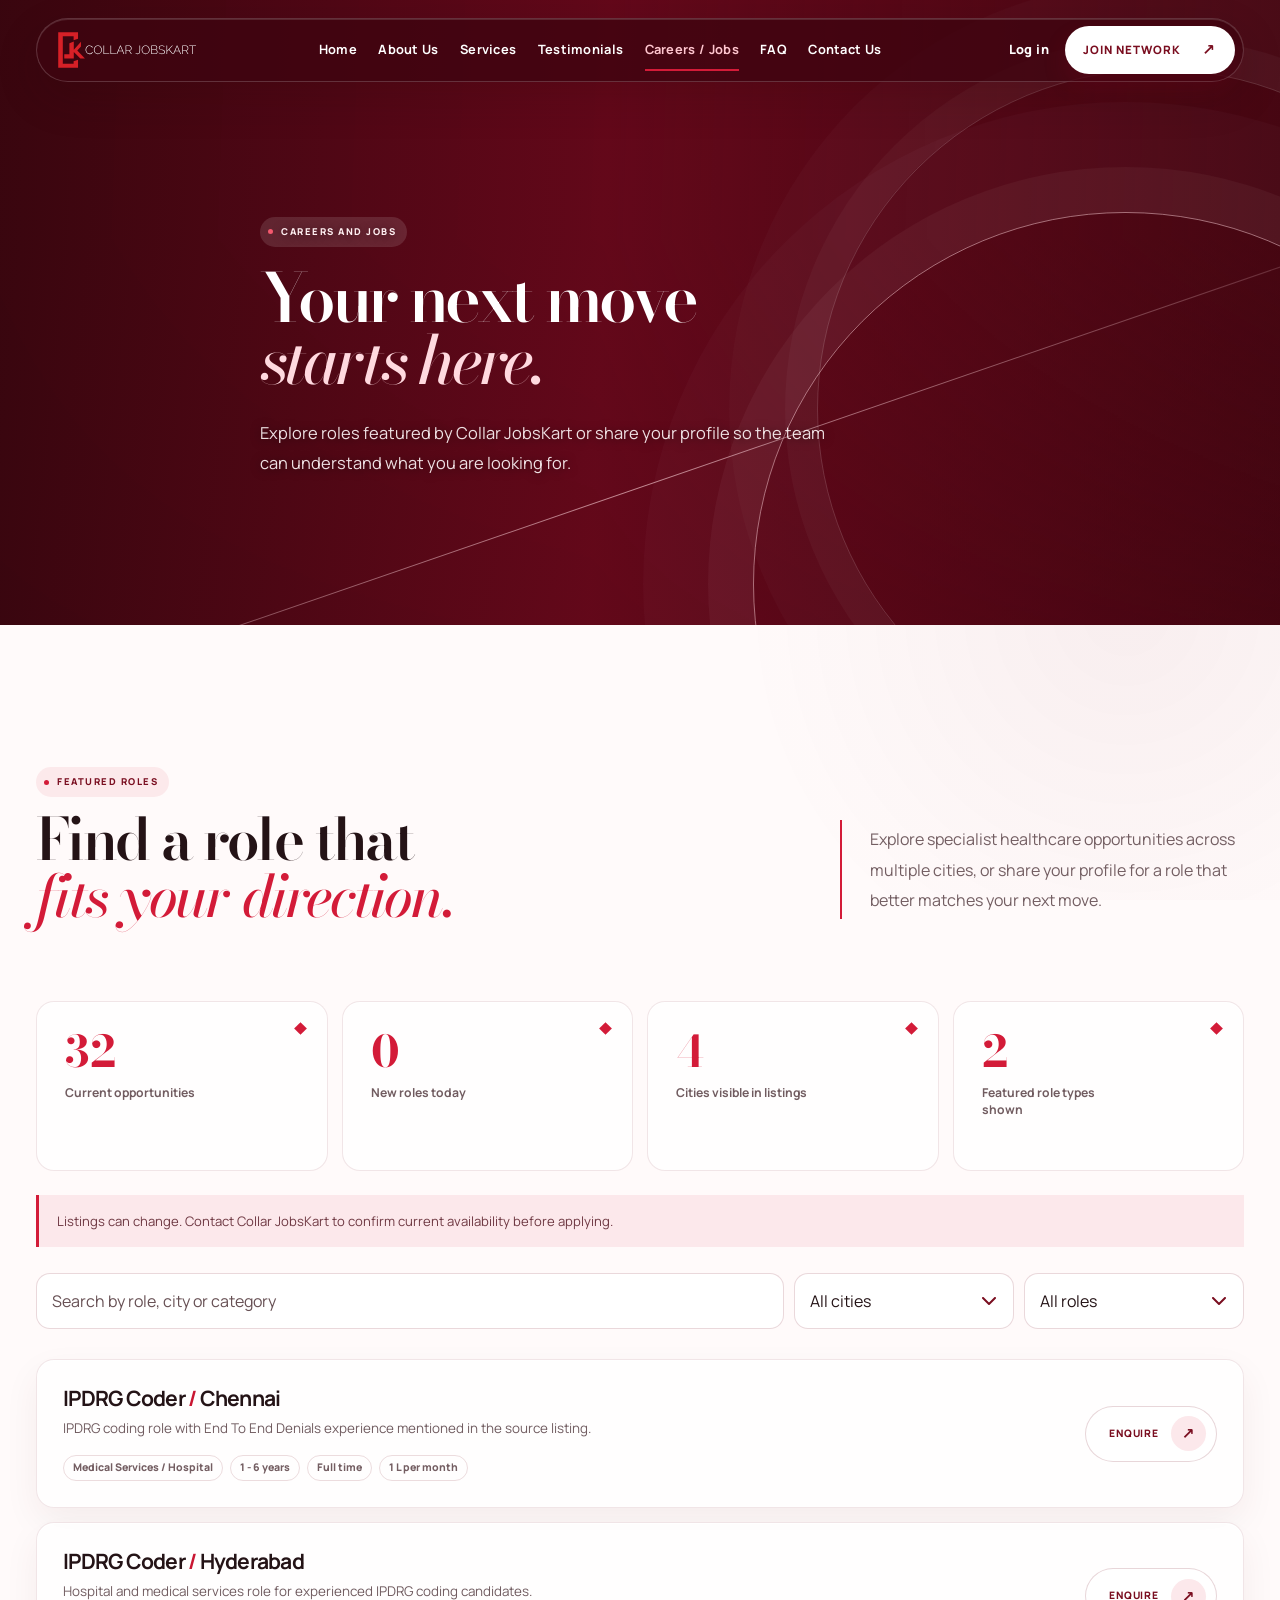
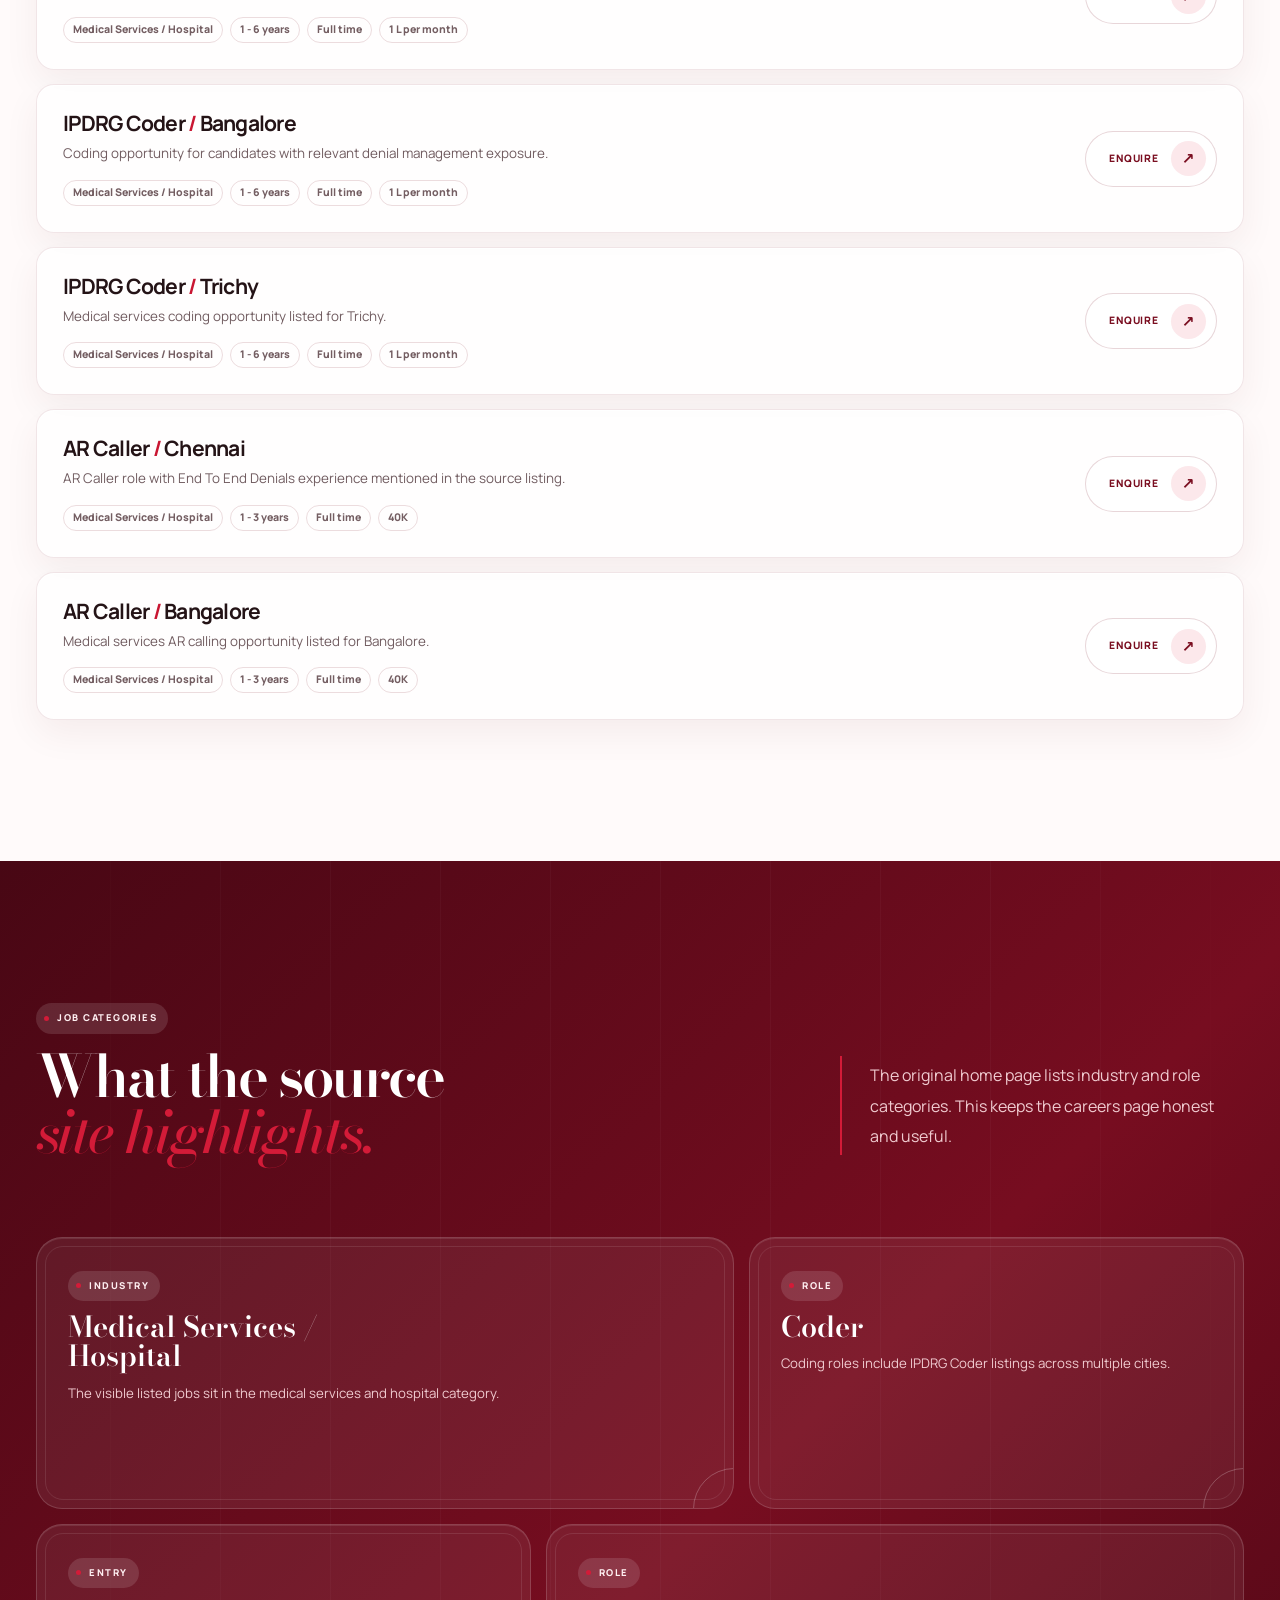
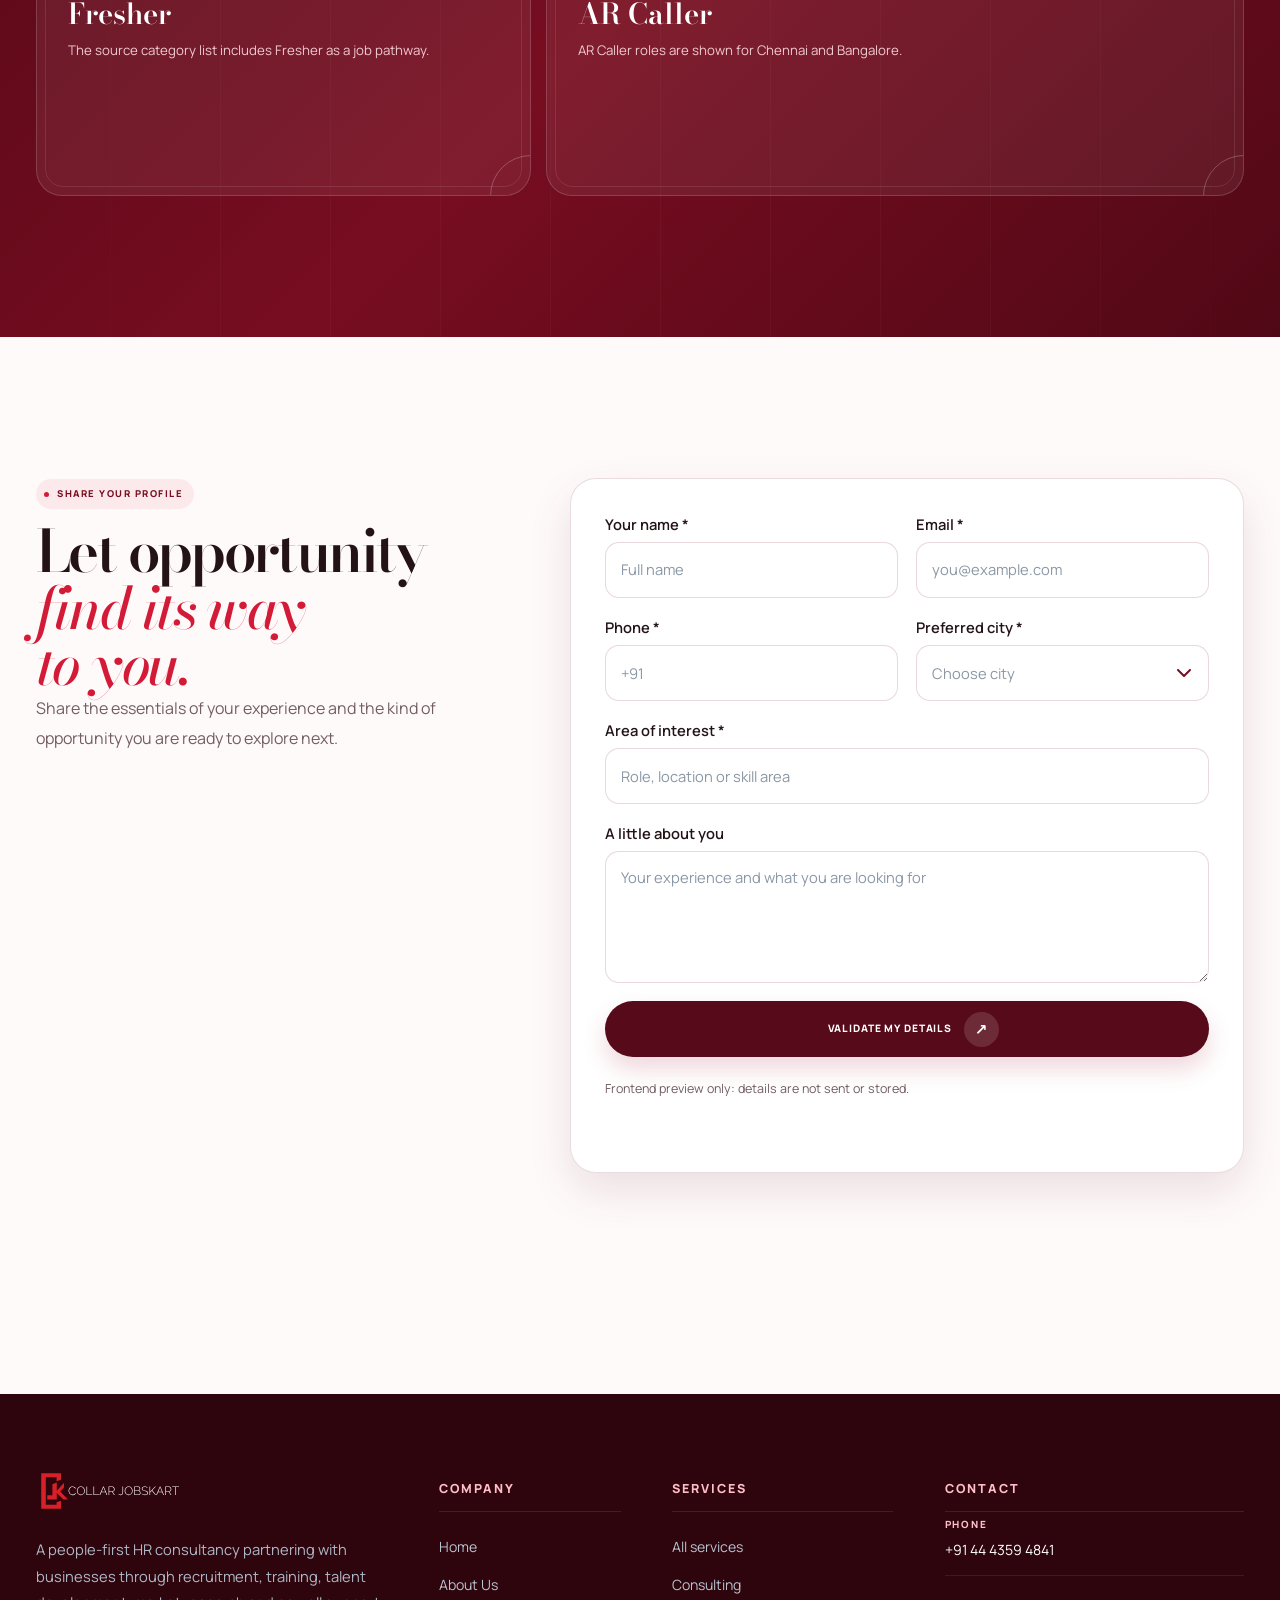
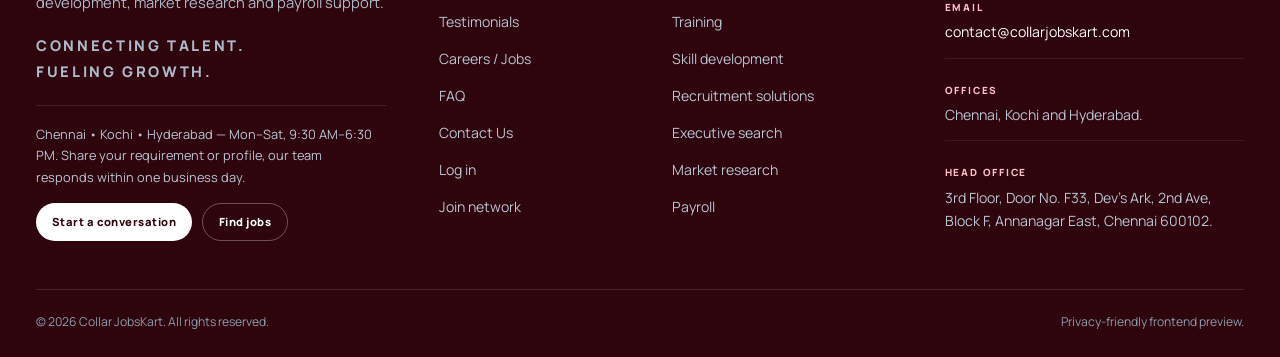
<file: careers.html>
<!doctype html>
<html lang="en">
<head>
  <meta charset="utf-8">
  <meta name="viewport" content="width=device-width, initial-scale=1">
  <meta name="description" content="Explore current career opportunities with Collar JobsKart across healthcare and specialist support roles.">
  <title>Careers &amp; Jobs | Collar JobsKart</title>
  <link rel="icon" type="image/png" href="favicon.png">
  <link rel="stylesheet" href="styles.css">
</head>
<body>
  <header class="site-header"></header>
  <main>
    <section class="hero hero--inner hero--careers">
      <div class="hero-media" role="img" aria-label="Candidate shaking hands after an interview"></div>
      <div class="hero-shade"></div>
      <div class="wrap hero-content">
        <div class="eyebrow">Careers and jobs</div>
        <h1>Your next move<br><span class="serif">starts here.</span></h1>
        <p>Explore roles featured by Collar JobsKart or share your profile so the team can understand what you are looking for.</p>
      </div>
    </section>

    <section class="section">
      <div class="wrap">
        <div class="section-head reveal">
          <div>
            <div class="eyebrow">Featured roles</div>
            <h2>Find a role that<br><span class="serif">fits your direction.</span></h2>
          </div>
          <p class="lede">Explore specialist healthcare opportunities across multiple cities, or share your profile for a role that better matches your next move.</p>
        </div>
        <div class="metric-row reveal">
          <div class="metric"><strong data-count="32">0</strong><span>Current opportunities</span></div>
          <div class="metric"><strong data-count="0">0</strong><span>New roles today</span></div>
          <div class="metric"><strong data-count="4">0</strong><span>Cities visible in listings</span></div>
          <div class="metric"><strong data-count="2">0</strong><span>Featured role types shown</span></div>
        </div>
        <p class="notice reveal" style="margin-top:24px">Listings can change. Contact Collar JobsKart to confirm current availability before applying.</p>
        <div class="jobs-filter reveal">
          <label class="sr-only" for="job-search">Search roles</label>
          <input id="job-search" data-job-search type="search" placeholder="Search by role, city or category" aria-label="Search roles">
          <label class="sr-only" for="job-city">Filter by city</label>
          <select id="job-city" data-job-city aria-label="Filter by city"><option value="">All cities</option><option>Chennai</option><option>Hyderabad</option><option>Bangalore</option><option>Trichy</option></select>
          <label class="sr-only" for="job-category">Filter by role</label>
          <select id="job-category" data-job-category aria-label="Filter by role"><option value="">All roles</option><option>IPDRG</option><option>AR Caller</option></select>
        </div>
        <div class="job-list" data-job-list aria-live="polite"></div>
      </div>
    </section>

    <section class="section blue-band">
      <div class="wrap">
        <div class="section-head reveal">
          <div>
            <div class="eyebrow">Job categories</div>
            <h2>What the source<br><span class="serif">site highlights.</span></h2>
          </div>
          <p class="lede">The original home page lists industry and role categories. This keeps the careers page honest and useful.</p>
        </div>
        <div class="benefit-grid reveal">
          <article class="benefit"><div class="eyebrow">Industry</div><strong>Medical Services / Hospital</strong><p>The visible listed jobs sit in the medical services and hospital category.</p></article>
          <article class="benefit"><div class="eyebrow">Role</div><strong>Coder</strong><p>Coding roles include IPDRG Coder listings across multiple cities.</p></article>
          <article class="benefit"><div class="eyebrow">Entry</div><strong>Fresher</strong><p>The source category list includes Fresher as a job pathway.</p></article>
          <article class="benefit"><div class="eyebrow">Role</div><strong>AR Caller</strong><p>AR Caller roles are shown for Chennai and Bangalore.</p></article>
        </div>
      </div>
    </section>

    <section class="section">
      <div class="wrap form-layout">
        <div class="reveal">
          <div class="eyebrow">Share your profile</div>
          <h2>Let opportunity<br><span class="serif">find its way to you.</span></h2>
          <p class="lede">Share the essentials of your experience and the kind of opportunity you are ready to explore next.</p>
        </div>
        <div class="reveal">
          <form data-local-form data-message="Your profile details are validated in this frontend preview." class="form-grid form-card">
            <div class="form-field"><label for="candidate-name">Your name *</label><input class="form-control" id="candidate-name" name="candidate-name" required autocomplete="name" placeholder="Full name"></div>
            <div class="form-field"><label for="candidate-email">Email *</label><input class="form-control" id="candidate-email" name="candidate-email" type="email" required autocomplete="email" placeholder="you@example.com"></div>
            <div class="form-field"><label for="candidate-phone">Phone *</label><input class="form-control" id="candidate-phone" name="candidate-phone" type="tel" required autocomplete="tel" pattern="[0-9+() .-]{7,}" title="Enter a valid phone number" placeholder="+91"></div>
            <div class="form-field"><label for="candidate-city">Preferred city *</label><select class="form-control" id="candidate-city" name="candidate-city" required><option value="">Choose city</option><option>Chennai</option><option>Hyderabad</option><option>Bangalore</option><option>Trichy</option><option>Other</option></select></div>
            <div class="form-field full"><label for="candidate-interest">Area of interest *</label><input class="form-control" id="candidate-interest" name="candidate-interest" placeholder="Role, location or skill area" required></div>
            <div class="form-field full"><label for="candidate-message">A little about you</label><textarea class="form-control" id="candidate-message" name="candidate-message" placeholder="Your experience and what you are looking for"></textarea></div>
            <div class="form-field full"><button class="btn btn-dark" type="submit">Validate my details <span class="arrow">&nearr;</span></button><p class="form-note">Frontend preview only: details are not sent or stored.</p><div class="form-status" aria-live="polite"></div></div>
          </form>
        </div>
      </div>
    </section>
  </main>
  <footer class="site-footer"></footer>
  <button class="back-top" aria-label="Back to top">&uarr;</button>
  <div class="toast" role="status" aria-live="polite"></div>
  <script src="app.js"></script>
</body>
</html>
</file>
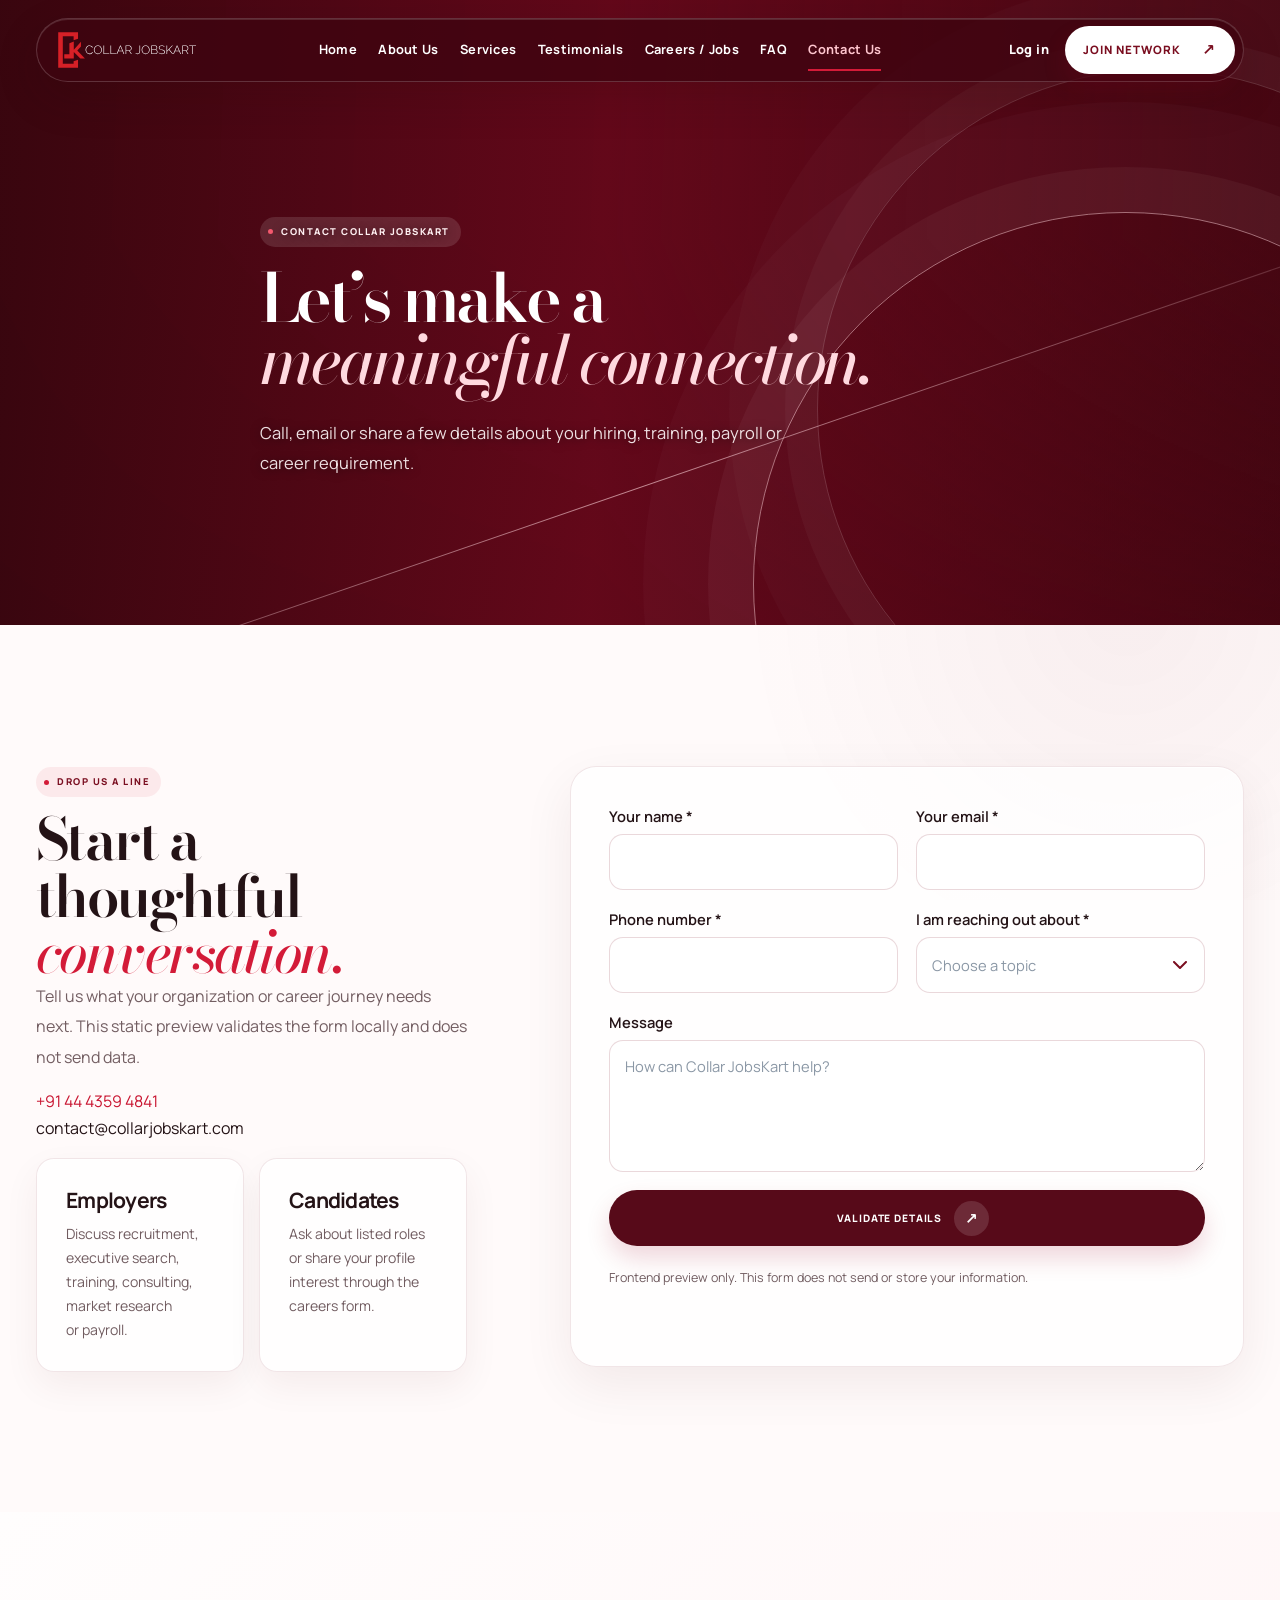
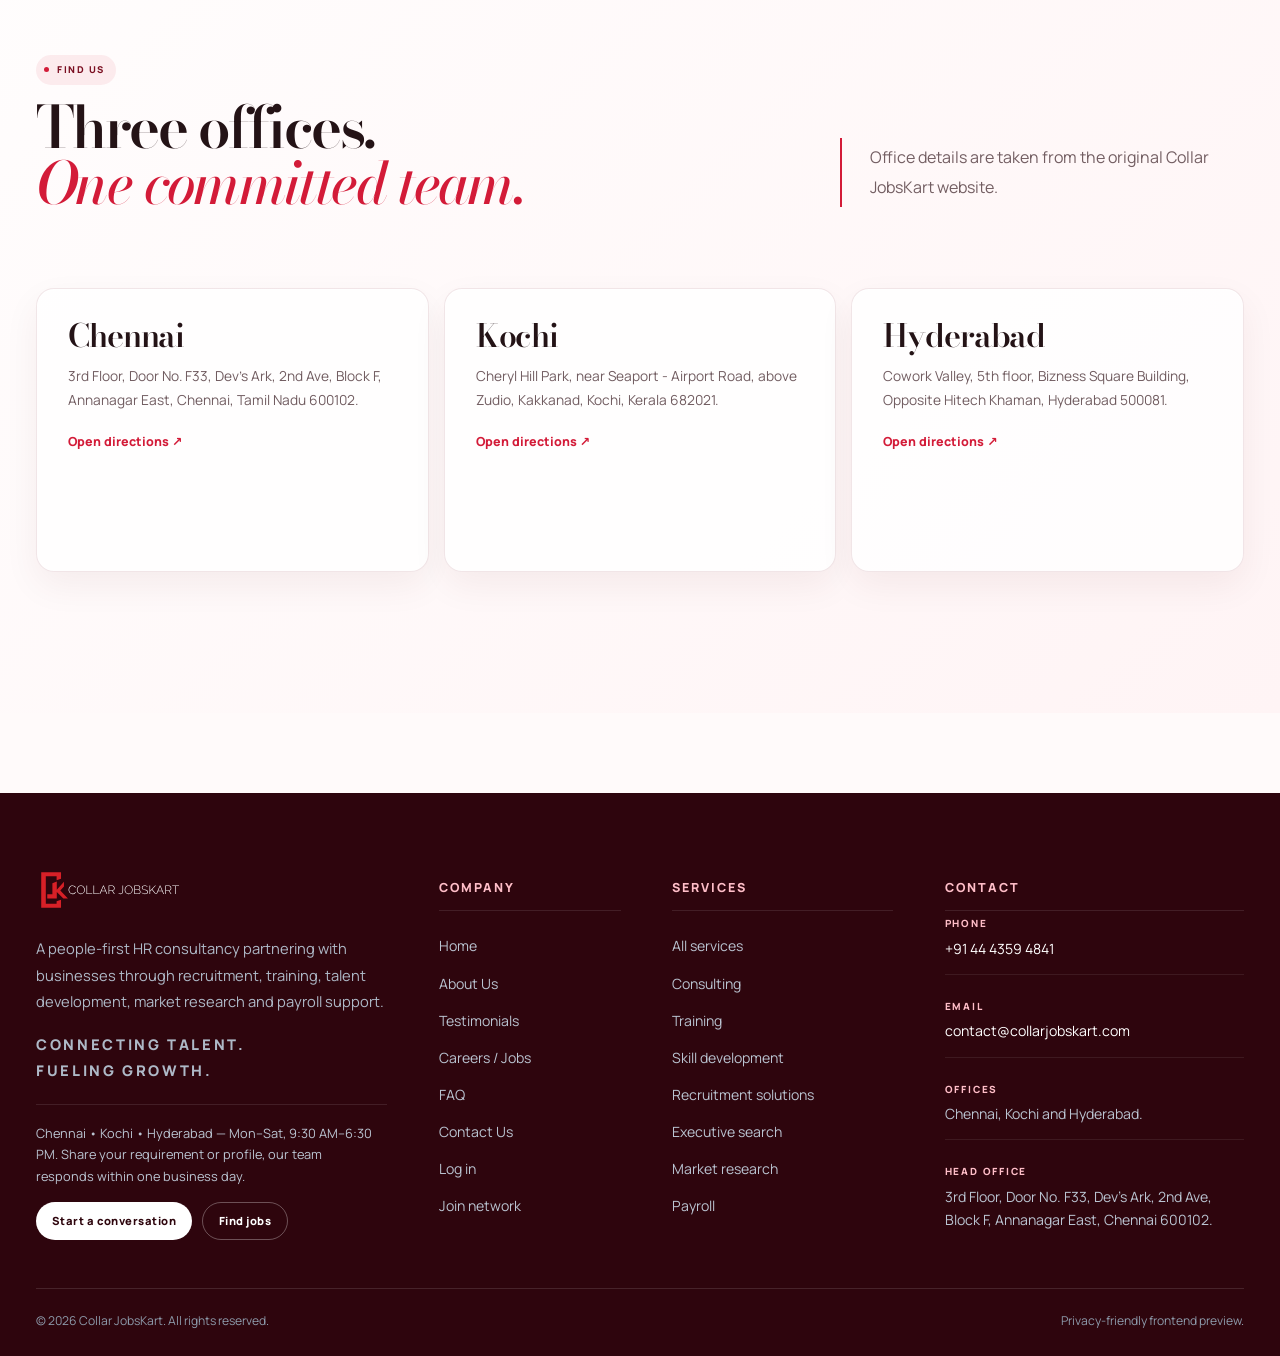
<file: contact.html>
<!doctype html>
<html lang="en">
<head>
  <meta charset="utf-8">
  <meta name="viewport" content="width=device-width, initial-scale=1">
  <meta name="description" content="Contact Collar JobsKart in Chennai, Kochi or Hyderabad for recruitment, HR consulting, training, payroll and career support.">
  <title>Contact Us | Collar JobsKart</title>
  <link rel="icon" type="image/png" href="favicon.png">
  <link rel="stylesheet" href="styles.css">
</head>
<body>
  <header class="site-header"></header>
  <main>
    <section class="hero hero--inner hero--contact">
      <div class="hero-media" role="img" aria-label="Team talking in a corporate office"></div>
      <div class="hero-shade"></div>
      <div class="wrap hero-content">
        <div class="eyebrow">Contact Collar JobsKart</div>
        <h1>Let&rsquo;s make a<br><span class="serif">meaningful connection.</span></h1>
        <p>Call, email or share a few details about your hiring, training, payroll or career requirement.</p>
      </div>
    </section>

    <section class="section">
      <div class="wrap form-layout">
        <div class="reveal">
          <div class="eyebrow">Drop us a line</div>
          <h2>Start a thoughtful<br><span class="serif">conversation.</span></h2>
          <p class="lede">Tell us what your organization or career journey needs next. This static preview validates the form locally and does not send data.</p>
          <p><a class="gold" href="tel:+914443594841">+91 44 4359 4841</a><br><a href="mailto:contact@collarjobskart.com">contact@collarjobskart.com</a></p>
          <div class="detail-grid">
            <article class="mini-card"><h3>Employers</h3><p>Discuss recruitment, executive search, training, consulting, market research or payroll.</p></article>
            <article class="mini-card"><h3>Candidates</h3><p>Ask about listed roles or share your profile interest through the careers form.</p></article>
          </div>
        </div>
        <div class="reveal">
          <form data-local-form data-message="Your details are valid. This frontend preview does not send messages." class="form-grid">
            <div class="form-field"><label for="name">Your name *</label><input class="form-control" id="name" name="name" autocomplete="name" required></div>
            <div class="form-field"><label for="email">Your email *</label><input class="form-control" id="email" name="email" type="email" autocomplete="email" required></div>
            <div class="form-field"><label for="phone">Phone number *</label><input class="form-control" id="phone" name="phone" type="tel" autocomplete="tel" required pattern="[0-9+() .-]{7,}" title="Enter a valid phone number"></div>
            <div class="form-field"><label for="interest">I am reaching out about *</label><select class="form-control" id="interest" name="interest" required><option value="">Choose a topic</option><option value="recruitment">Recruitment solutions</option><option value="consulting">HR consulting</option><option value="training">Training and development</option><option value="skill-development">Skill development</option><option value="executive-search">Executive search</option><option value="market-research">Market research</option><option value="payroll">Payroll</option><option value="career">Career opportunities</option><option value="other">Something else</option></select></div>
            <div class="form-field full"><label for="message">Message</label><textarea class="form-control" id="message" name="message" placeholder="How can Collar JobsKart help?"></textarea></div>
            <div class="form-field full"><button class="btn btn-dark" type="submit">Validate details <span class="arrow">&nearr;</span></button><p class="form-note">Frontend preview only. This form does not send or store your information.</p><div class="form-status" aria-live="polite"></div></div>
          </form>
        </div>
      </div>
    </section>

    <section class="section paper-band">
      <div class="wrap">
        <div class="section-head reveal">
          <div>
            <div class="eyebrow">Find us</div>
            <h2>Three offices.<br><span class="serif">One committed team.</span></h2>
          </div>
          <p class="lede">Office details are taken from the original Collar JobsKart website.</p>
        </div>
        <div class="office-grid reveal">
          <article class="office"><h3>Chennai</h3><p>3rd Floor, Door No. F33, Dev's Ark, 2nd Ave, Block F, Annanagar East, Chennai, Tamil Nadu 600102.</p><a href="https://maps.google.com/?q=Dev%27s+Ark+Annanagar+East+Chennai" target="_blank" rel="noopener">Open directions &nearr;</a></article>
          <article class="office"><h3>Kochi</h3><p>Cheryl Hill Park, near Seaport - Airport Road, above Zudio, Kakkanad, Kochi, Kerala 682021.</p><a href="https://maps.google.com/?q=Cheryl+Hill+Park+Kakkanad+Kochi" target="_blank" rel="noopener">Open directions &nearr;</a></article>
          <article class="office"><h3>Hyderabad</h3><p>Cowork Valley, 5th floor, Bizness Square Building, Opposite Hitech Khaman, Hyderabad 500081.</p><a href="https://maps.google.com/?q=Bizness+Square+Building+Hyderabad" target="_blank" rel="noopener">Open directions &nearr;</a></article>
        </div>
      </div>
    </section>
  </main>
  <footer class="site-footer"></footer>
  <button class="back-top" aria-label="Back to top">&uarr;</button>
  <div class="toast" role="status" aria-live="polite"></div>
  <script src="app.js"></script>
</body>
</html>
</file>
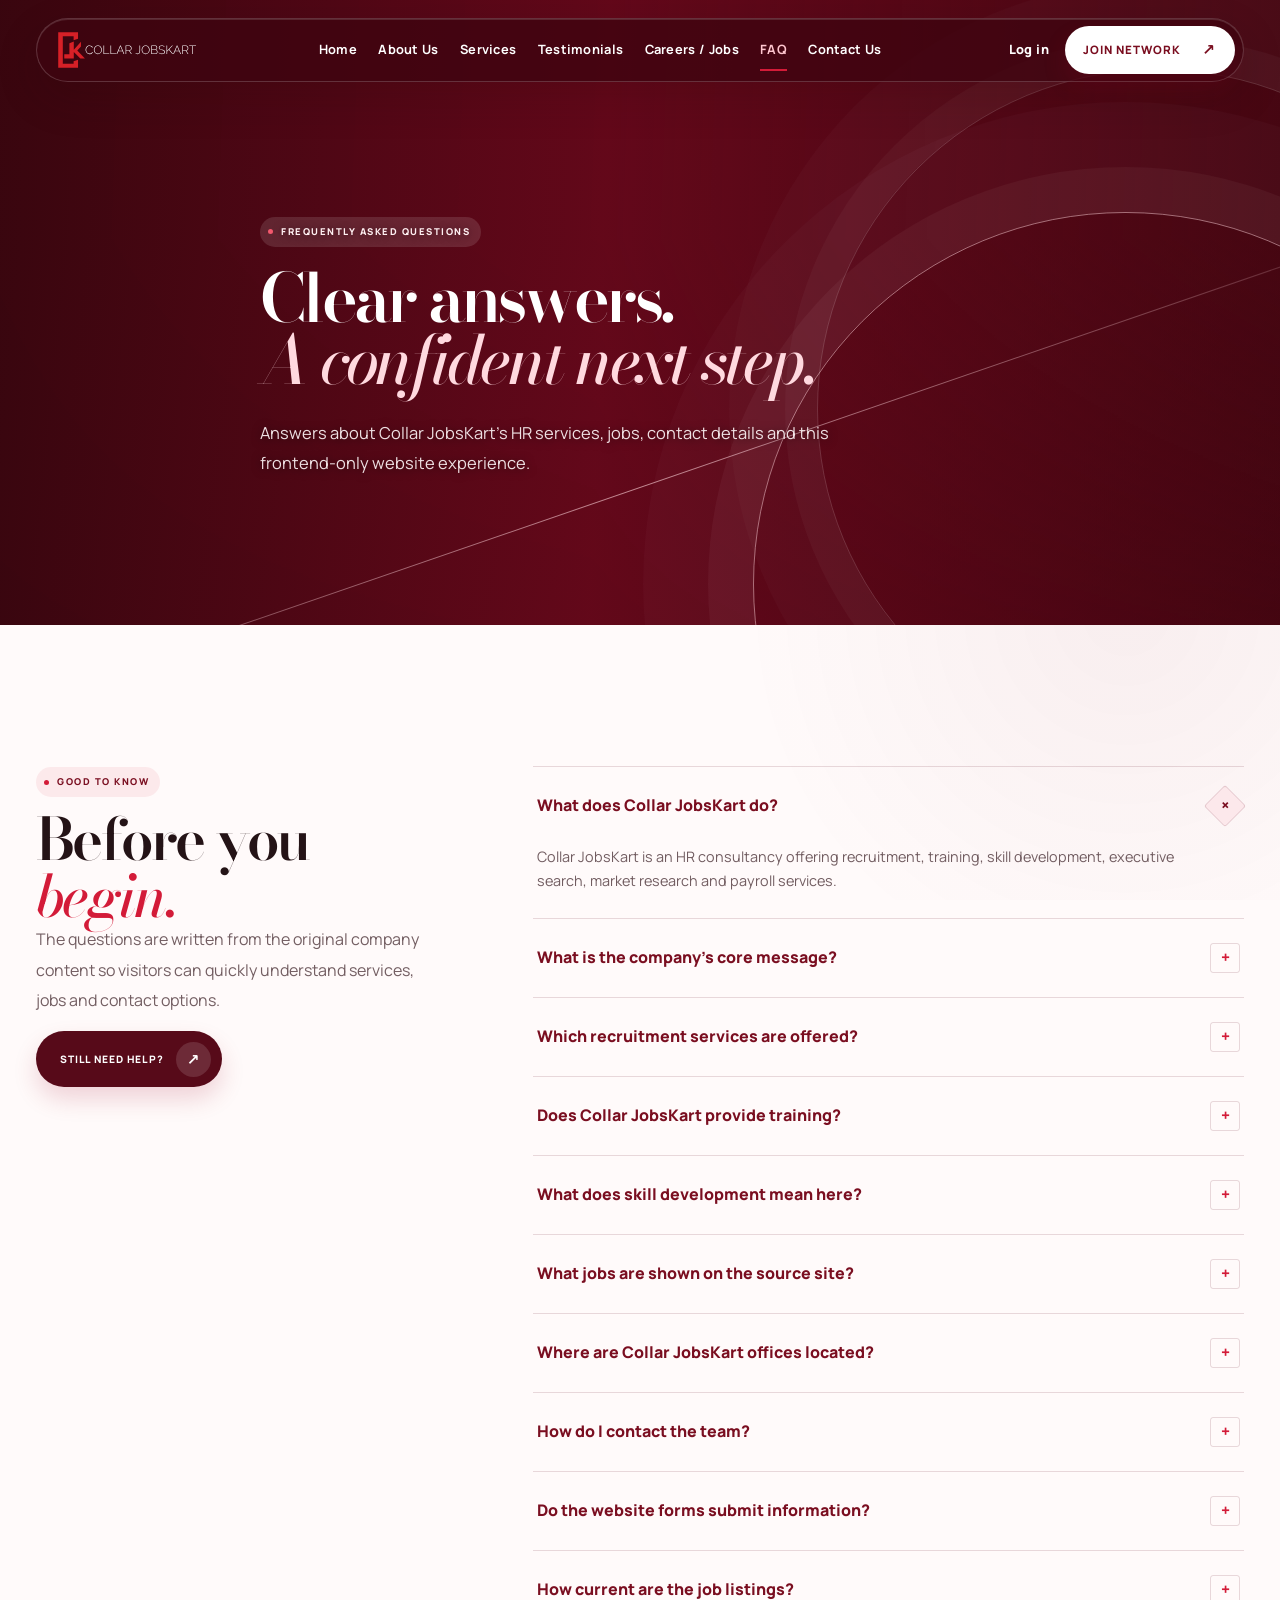
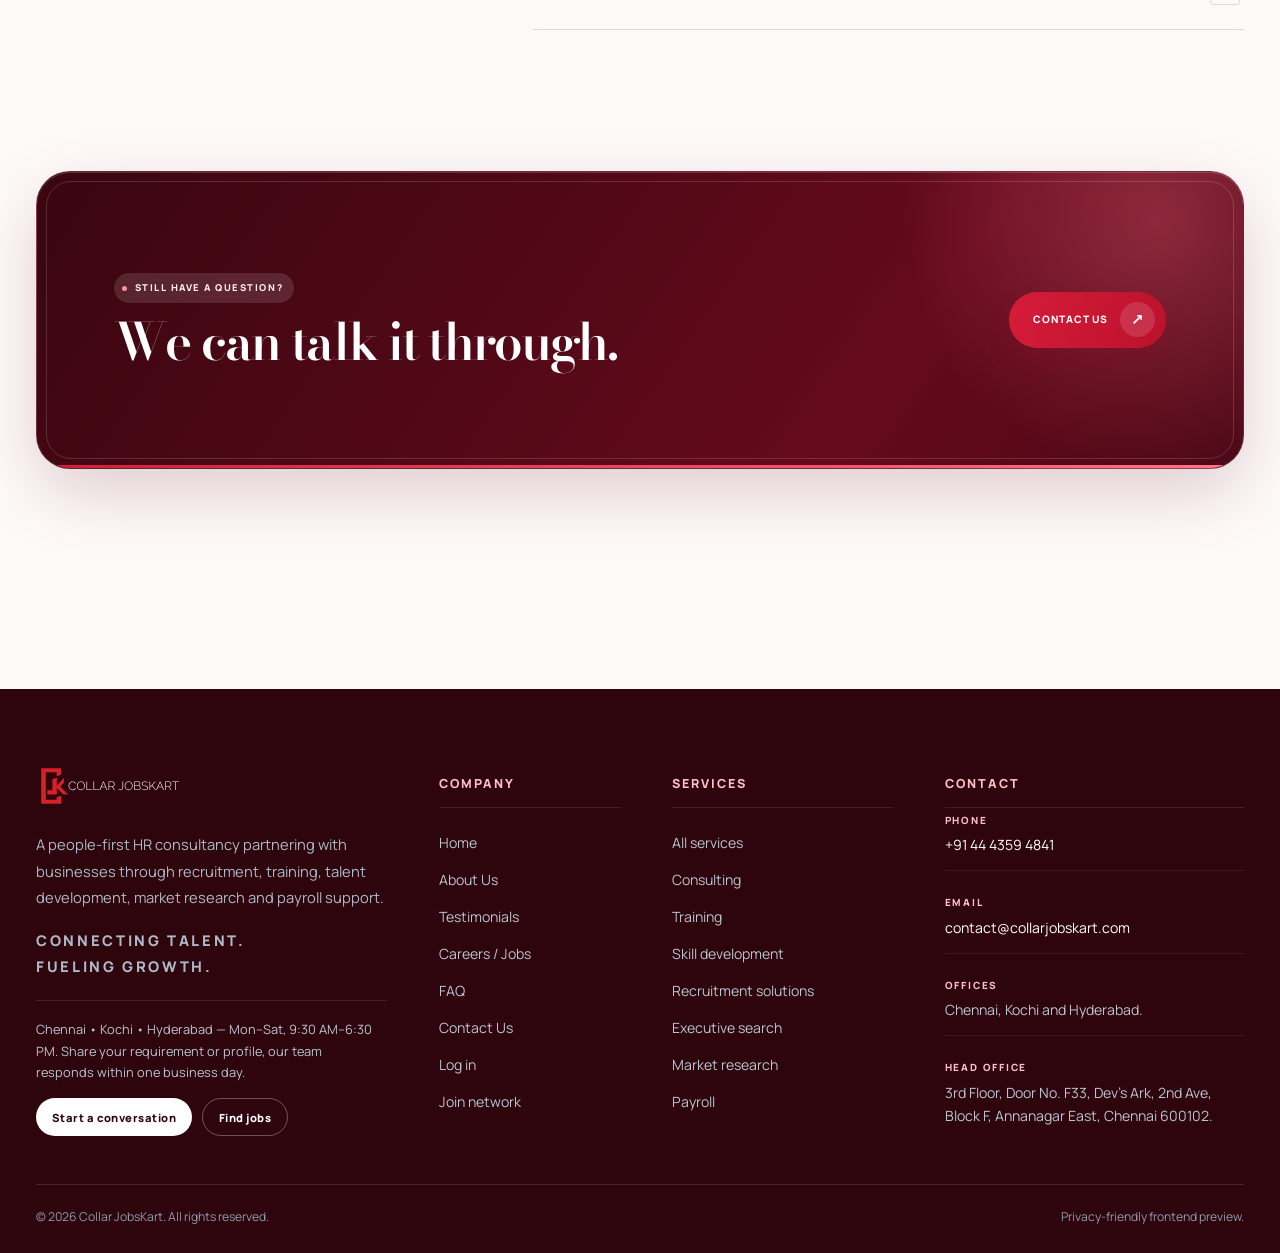
<file: faq.html>
<!doctype html>
<html lang="en">
<head>
  <meta charset="utf-8">
  <meta name="viewport" content="width=device-width, initial-scale=1">
  <meta name="description" content="Frequently asked questions about Collar JobsKart services, jobs, offices and frontend-only website forms.">
  <title>FAQ | Collar JobsKart</title>
  <link rel="icon" type="image/png" href="favicon.png">
  <link rel="stylesheet" href="styles.css">
</head>
<body>
  <header class="site-header"></header>
  <main>
    <section class="hero hero--inner hero--faq">
      <div class="hero-media" role="img" aria-label="Corporate help desk and consultation setting"></div>
      <div class="hero-shade"></div>
      <div class="wrap hero-content">
        <div class="eyebrow">Frequently asked questions</div>
        <h1>Clear answers.<br><span class="serif">A confident next step.</span></h1>
        <p>Answers about Collar JobsKart&rsquo;s HR services, jobs, contact details and this frontend-only website experience.</p>
      </div>
    </section>

    <section class="section">
      <div class="wrap faq-layout">
        <div class="reveal">
          <div class="eyebrow">Good to know</div>
          <h2>Before you<br><span class="serif">begin.</span></h2>
          <p class="lede">The questions are written from the original company content so visitors can quickly understand services, jobs and contact options.</p>
          <a class="btn btn-dark" href="contact.html">Still need help? <span class="arrow">&nearr;</span></a>
        </div>
        <div class="faq-list reveal">
          <div class="faq-item open"><button class="faq-question" aria-expanded="true"><span>What does Collar JobsKart do?</span><span>+</span></button><div class="faq-answer"><div><p>Collar JobsKart is an HR consultancy offering recruitment, training, skill development, executive search, market research and payroll services.</p></div></div></div>
          <div class="faq-item"><button class="faq-question" aria-expanded="false"><span>What is the company&rsquo;s core message?</span><span>+</span></button><div class="faq-answer"><div><p>The source website opens with &ldquo;Empowering Businesses, Nurturing Talent&rdquo; and describes the company as an HR solutions partner.</p></div></div></div>
          <div class="faq-item"><button class="faq-question" aria-expanded="false"><span>Which recruitment services are offered?</span><span>+</span></button><div class="faq-answer"><div><p>The company offers recruitment solutions for sourcing talent and executive search for leadership or senior-level talent needs.</p></div></div></div>
          <div class="faq-item"><button class="faq-question" aria-expanded="false"><span>Does Collar JobsKart provide training?</span><span>+</span></button><div class="faq-answer"><div><p>Yes. The source site says the company provides training and services to help organizations maintain and upgrade skills, knowledge and collective wisdom.</p></div></div></div>
          <div class="faq-item"><button class="faq-question" aria-expanded="false"><span>What does skill development mean here?</span><span>+</span></button><div class="faq-answer"><div><p>Skill development focuses on improving the skills needed to perform well in current market trends.</p></div></div></div>
          <div class="faq-item"><button class="faq-question" aria-expanded="false"><span>What jobs are shown on the source site?</span><span>+</span></button><div class="faq-answer"><div><p>The visible source listings include IPDRG Coder and AR Caller roles in Medical Services / Hospital across cities such as Chennai, Hyderabad, Bangalore and Trichy.</p></div></div></div>
          <div class="faq-item"><button class="faq-question" aria-expanded="false"><span>Where are Collar JobsKart offices located?</span><span>+</span></button><div class="faq-answer"><div><p>The source website lists Chennai, Kochi and Hyderabad office locations. Full addresses are available on the Contact Us page.</p></div></div></div>
          <div class="faq-item"><button class="faq-question" aria-expanded="false"><span>How do I contact the team?</span><span>+</span></button><div class="faq-answer"><div><p>You can call +91 44 4359 4841 or email contact@collarjobskart.com. The contact form on this static build validates locally only.</p></div></div></div>
          <div class="faq-item"><button class="faq-question" aria-expanded="false"><span>Do the website forms submit information?</span><span>+</span></button><div class="faq-answer"><div><p>In this static preview, forms validate entries in the browser and show a confirmation message. They do not submit or store information.</p></div></div></div>
          <div class="faq-item"><button class="faq-question" aria-expanded="false"><span>How current are the job listings?</span><span>+</span></button><div class="faq-answer"><div><p>The careers page uses roles visible on the source website. Because openings can change, candidates should contact Collar JobsKart to confirm availability.</p></div></div></div>
        </div>
      </div>
    </section>

    <section class="section" style="padding-top:0">
      <div class="wrap">
        <div class="cta-panel reveal">
          <div>
            <div class="eyebrow">Still have a question?</div>
            <h2>We can talk it through.</h2>
          </div>
          <a class="btn" href="contact.html">Contact us <span class="arrow">&nearr;</span></a>
        </div>
      </div>
    </section>
  </main>
  <footer class="site-footer"></footer>
  <button class="back-top" aria-label="Back to top">&uarr;</button>
  <script src="app.js"></script>
</body>
</html>
</file>
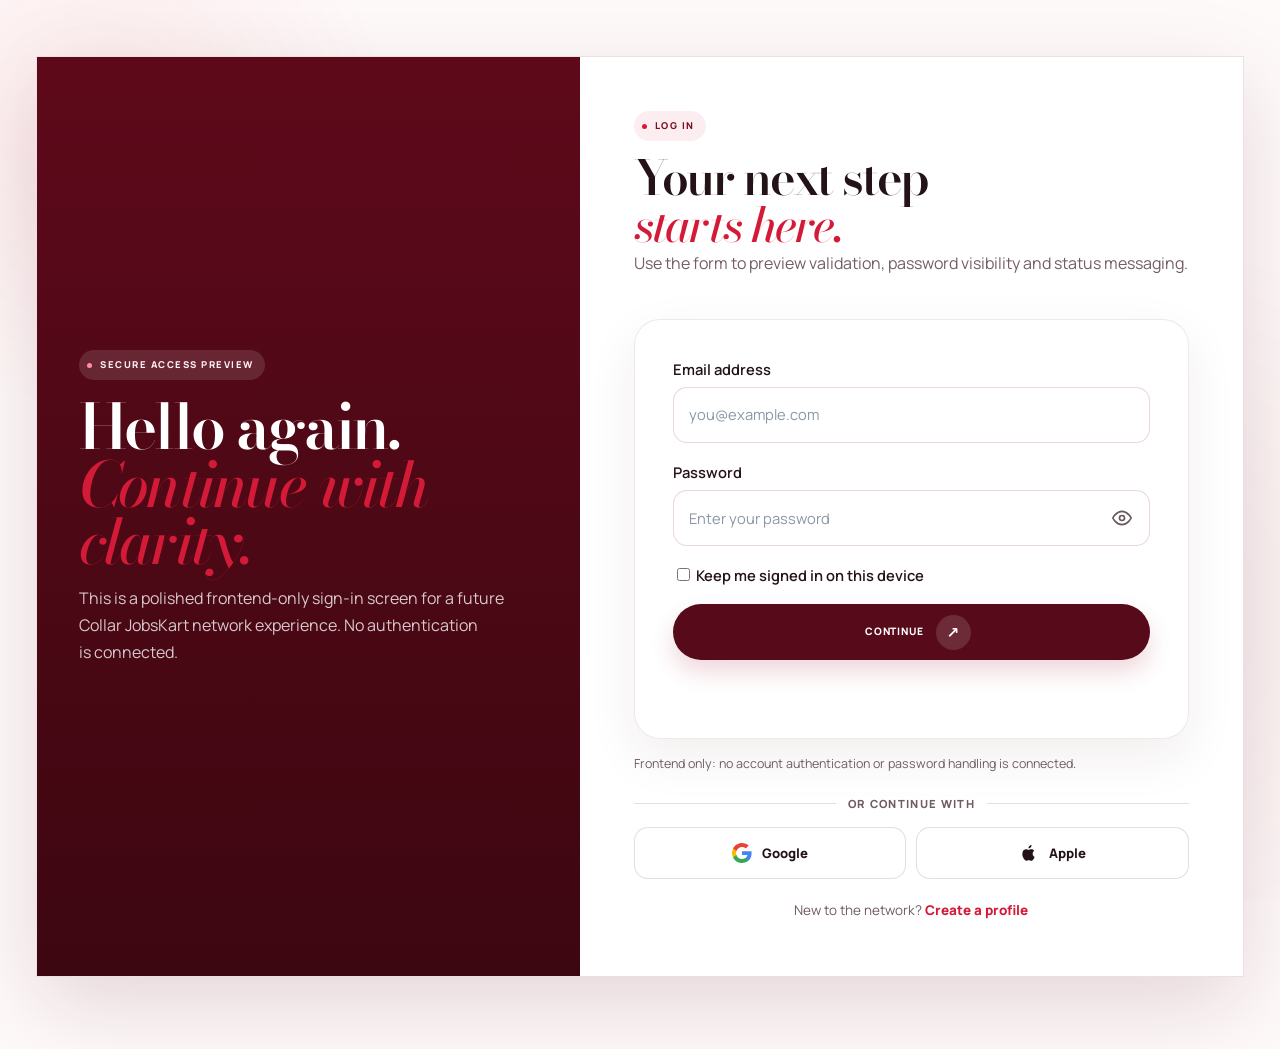
<file: login.html>
<!doctype html>
<html lang="en">
<head>
  <meta charset="utf-8">
  <meta name="viewport" content="width=device-width, initial-scale=1">
  <meta name="description" content="Login interface preview for Collar JobsKart. Frontend only; authentication is not connected.">
  <title>Log In | Collar JobsKart</title>
  <link rel="icon" type="image/png" href="favicon.png">
  <link rel="stylesheet" href="styles.css">
</head>
<body>
  <header class="site-header"></header>
  <main class="auth-section">
    <div class="wrap">
      <section class="auth-shell reveal">
        <div class="auth-visual">
          <div class="eyebrow">Secure access preview</div>
          <h1>Hello again.<br><span class="serif">Continue with clarity.</span></h1>
          <p>This is a polished frontend-only sign-in screen for a future Collar JobsKart network experience. No authentication is connected.</p>
        </div>
        <div class="auth-panel">
          <div class="eyebrow">Log in</div>
          <h2>Your next step<br><span class="serif">starts here.</span></h2>
          <p class="lede">Use the form to preview validation, password visibility and status messaging.</p>
          <form data-local-form data-message="Signed in. Redirecting to the home page…" data-redirect="index.html" class="form-grid">
            <div class="form-field"><label for="login-email">Email address</label><input class="form-control" id="login-email" type="email" autocomplete="username" required placeholder="you@example.com"></div>
            <div class="form-field"><label for="login-password">Password</label><div class="password-wrap"><input class="form-control" id="login-password" type="password" autocomplete="current-password" required minlength="6" placeholder="Enter your password"><button class="toggle-password" type="button" data-password-toggle="login-password" aria-label="Show password"><svg class="eye-icon eye-open" viewBox="0 0 24 24" fill="none" stroke="currentColor" stroke-width="2" stroke-linecap="round" stroke-linejoin="round" aria-hidden="true"><path d="M1 12s4-8 11-8 11 8 11 8-4 8-11 8-11-8-11-8z"/><circle cx="12" cy="12" r="3"/></svg><svg class="eye-icon eye-closed" viewBox="0 0 24 24" fill="none" stroke="currentColor" stroke-width="2" stroke-linecap="round" stroke-linejoin="round" aria-hidden="true"><path d="M17.94 17.94A10.07 10.07 0 0 1 12 20c-7 0-11-8-11-8a18.45 18.45 0 0 1 5.06-5.94"/><path d="M9.9 4.24A9.12 9.12 0 0 1 12 4c7 0 11 8 11 8a18.5 18.5 0 0 1-2.16 3.19"/><path d="M14.12 14.12a3 3 0 1 1-4.24-4.24"/><line x1="1" y1="1" x2="23" y2="23"/></svg></button></div></div>
            <div class="form-field"><label><input type="checkbox"> Keep me signed in on this device</label></div>
            <div class="form-field"><button class="btn btn-dark" type="submit">Continue <span class="arrow">&nearr;</span></button><div class="form-status" aria-live="polite"></div></div>
          </form>
          <p class="form-note">Frontend only: no account authentication or password handling is connected.</p>
          <div class="or-divider"><span>or continue with</span></div>
          <div class="social-row">
            <button class="btn-social" type="button" data-social="Google"><svg viewBox="0 0 24 24" aria-hidden="true"><path fill="#4285F4" d="M23.49 12.27c0-.79-.07-1.54-.19-2.27H12v4.51h6.47c-.29 1.48-1.14 2.73-2.4 3.58v3h3.86c2.26-2.09 3.56-5.17 3.56-8.82z"/><path fill="#34A853" d="M12 24c3.24 0 5.95-1.08 7.93-2.91l-3.86-3c-1.08.72-2.45 1.16-4.07 1.16-3.13 0-5.78-2.11-6.73-4.96H1.29v3.09C3.26 21.3 7.31 24 12 24z"/><path fill="#FBBC05" d="M5.27 14.29c-.25-.72-.38-1.49-.38-2.29s.14-1.57.38-2.29V6.62H1.29C.47 8.24 0 10.06 0 12s.47 3.76 1.29 5.38l3.98-3.09z"/><path fill="#EA4335" d="M12 4.75c1.77 0 3.35.61 4.6 1.8l3.42-3.42C17.95 1.19 15.24 0 12 0 7.31 0 3.26 2.7 1.29 6.62l3.98 3.09C6.22 6.86 8.87 4.75 12 4.75z"/></svg>Google</button>
            <button class="btn-social" type="button" data-social="Apple"><svg viewBox="0 0 24 24" fill="currentColor" aria-hidden="true"><path d="M16.36 12.76c0-2.3 1.88-3.4 1.97-3.46-1.08-1.57-2.75-1.79-3.34-1.81-1.42-.14-2.77.83-3.49.83-.72 0-1.83-.81-3.01-.79-1.55.02-2.97.9-3.77 2.28-1.61 2.79-.41 6.92 1.16 9.19.76 1.1 1.67 2.34 2.87 2.3 1.15-.05 1.59-.74 2.98-.74s1.78.74 3 .72c1.24-.02 2.02-1.12 2.78-2.23.88-1.28 1.24-2.52 1.26-2.59-.03-.01-2.42-.93-2.45-3.7zM14.16 5.2c.64-.77 1.07-1.85.95-2.92-.92.04-2.03.61-2.69 1.38-.59.68-1.11 1.77-.97 2.82 1.02.08 2.07-.52 2.71-1.28z"/></svg>Apple</button>
          </div>
          <p class="auth-foot">New to the network? <a href="signup.html">Create a profile</a></p>
        </div>
      </section>
    </div>
  </main>
  <footer class="site-footer"></footer>
  <button class="back-top" aria-label="Back to top">&uarr;</button>
  <div class="toast" role="status" aria-live="polite"></div>
  <script src="app.js"></script>
</body>
</html>
</file>
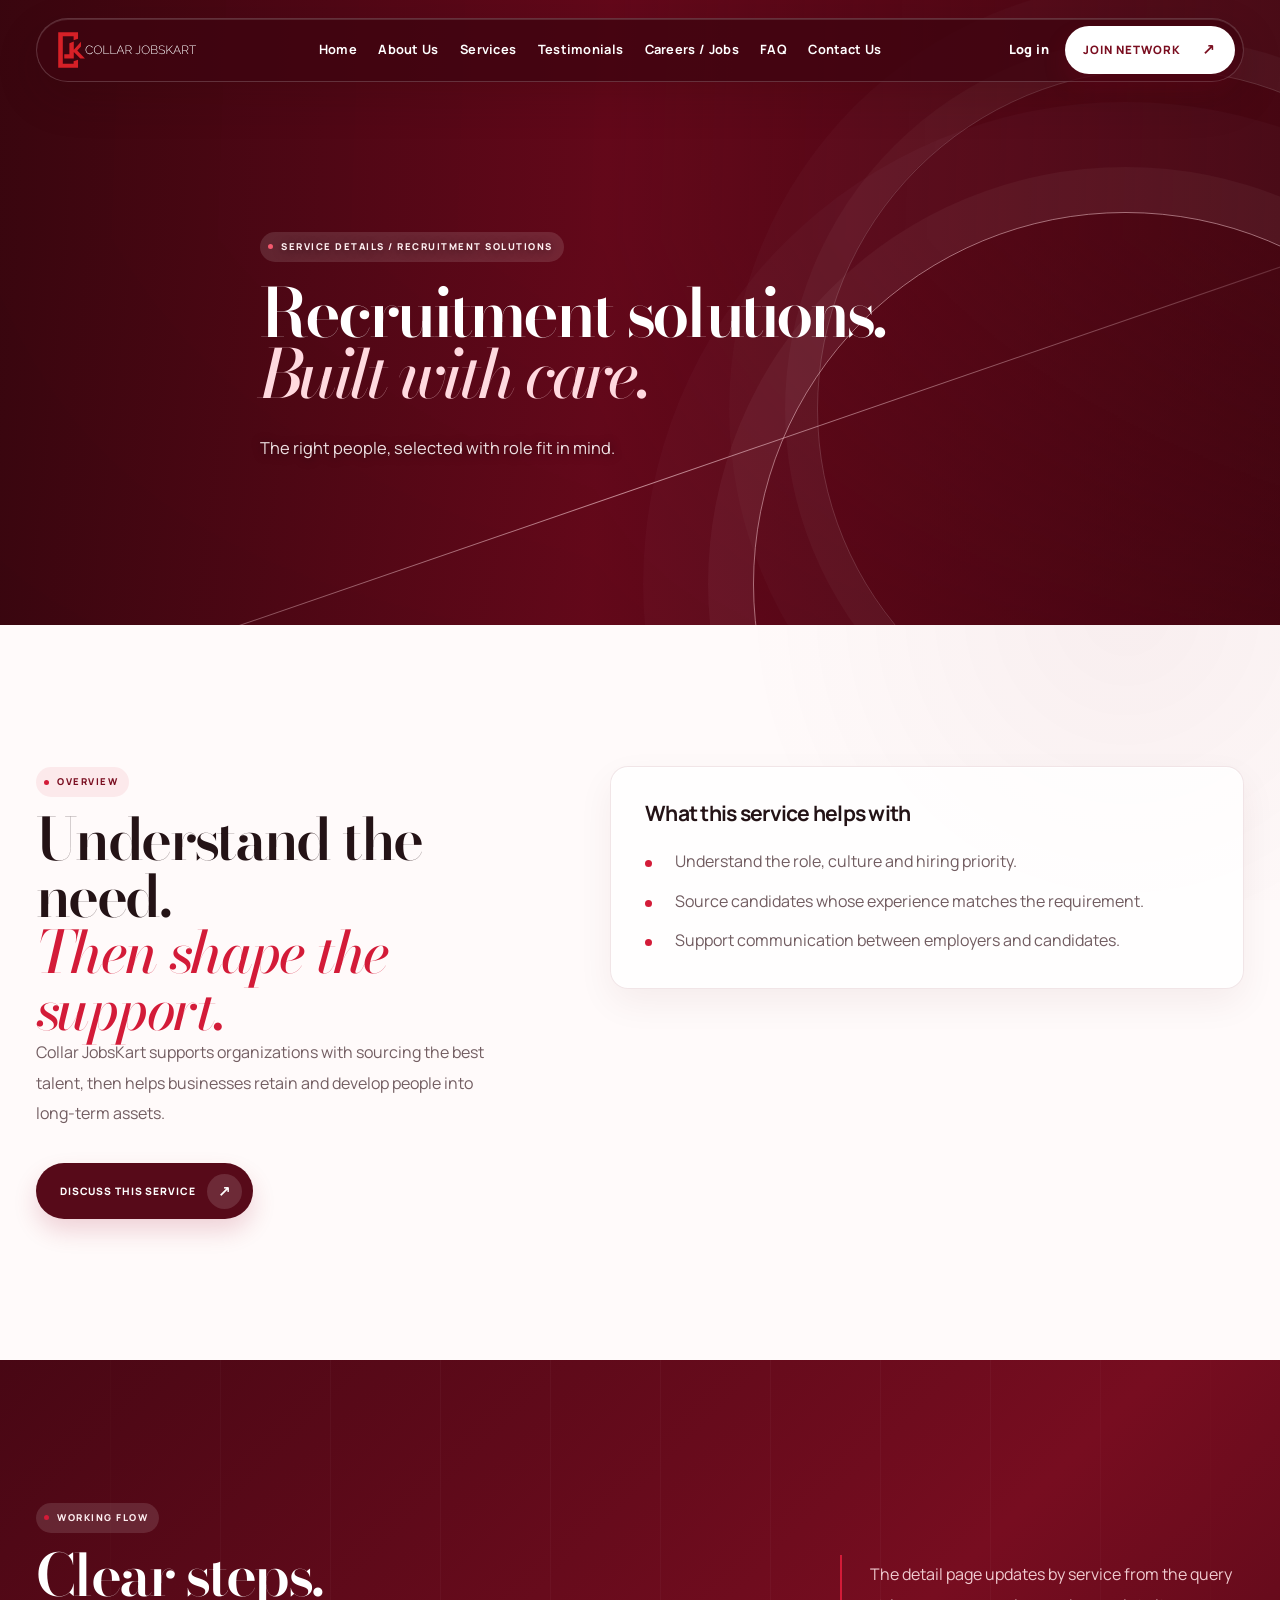
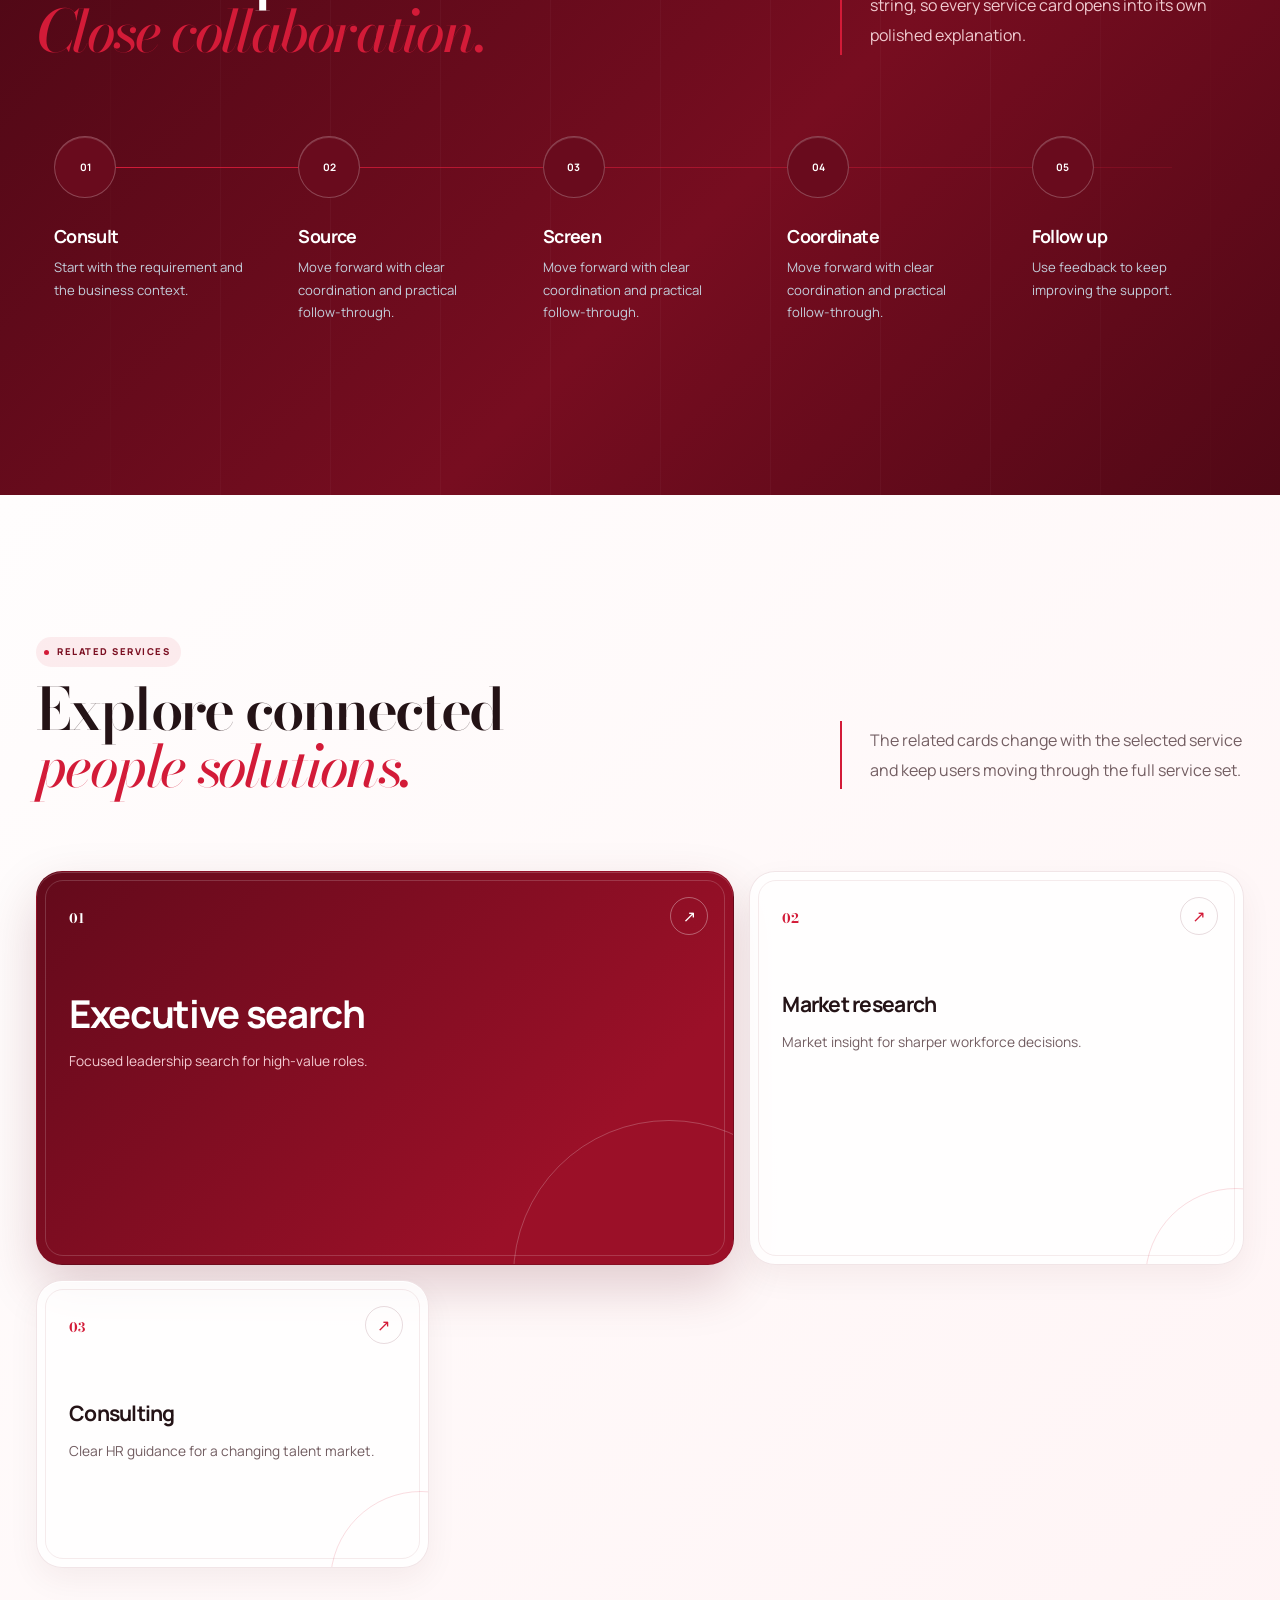
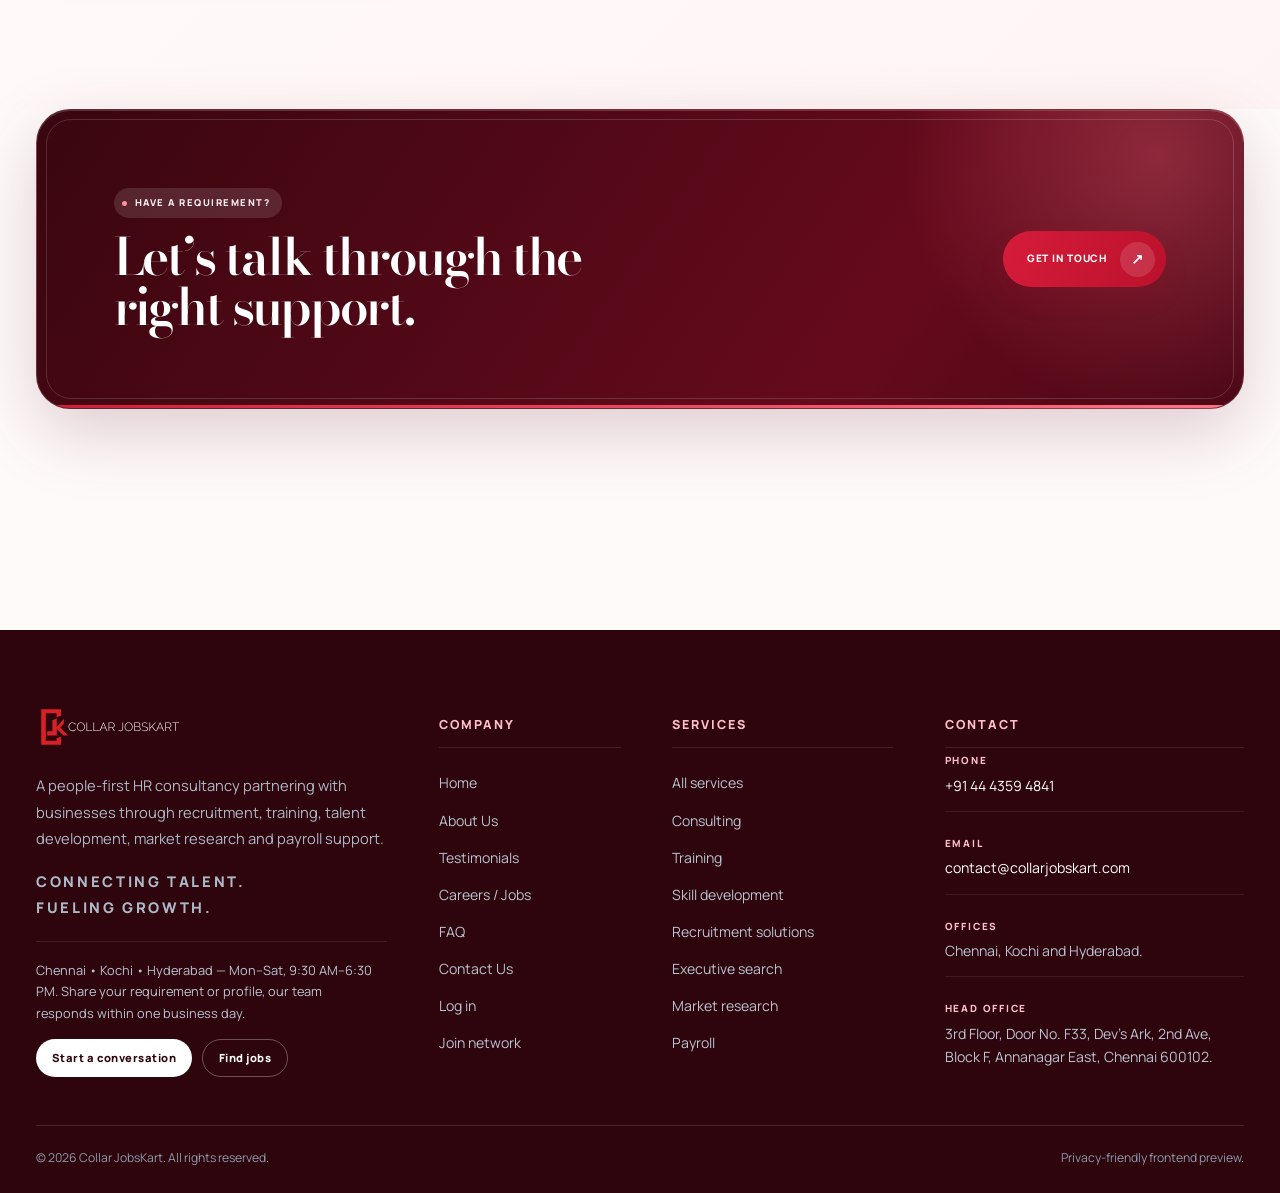
<file: service-detail.html>
<!doctype html>
<html lang="en">
<head>
  <meta charset="utf-8">
  <meta name="viewport" content="width=device-width, initial-scale=1">
  <meta name="description" content="Detailed Collar JobsKart service information for consulting, training, skill development, recruitment, executive search, market research and payroll.">
  <title>Service Details | Collar JobsKart</title>
  <link rel="icon" type="image/png" href="favicon.png">
  <link rel="stylesheet" href="styles.css">
</head>
<body>
  <header class="site-header"></header>
  <main data-service-detail>
    <section class="hero hero--inner hero--service-detail">
      <div class="hero-media" role="img" aria-label="Consultants reviewing hiring requirements"></div>
      <div class="hero-shade"></div>
      <div class="wrap hero-content">
        <div class="eyebrow" data-service-eyebrow>Service details / Recruitment solutions</div>
        <h1 data-service-title>Recruitment solutions.<br><span class="serif">Built with care.</span></h1>
        <p data-service-intro>The right people, selected with role fit in mind.</p>
      </div>
    </section>

    <section class="section">
      <div class="wrap split split--top">
        <div class="reveal">
          <div class="eyebrow">Overview</div>
          <h2>Understand the need.<br><span class="serif">Then shape the support.</span></h2>
          <p class="lede" data-service-overview>Collar JobsKart supports organizations with sourcing the best talent, then helps businesses retain and develop people into long-term assets.</p>
          <a class="btn btn-dark" data-service-contact href="contact.html?interest=recruitment">Discuss this service <span class="arrow">&nearr;</span></a>
        </div>
        <div class="detail-panel reveal">
          <h3>What this service helps with</h3>
          <ul class="feature-list" data-service-points>
            <li>Understand the role, culture and hiring priority.</li>
            <li>Source candidates whose experience matches the requirement.</li>
            <li>Support communication between employers and candidates.</li>
          </ul>
        </div>
      </div>
    </section>

    <section class="section blue-band">
      <div class="wrap">
        <div class="section-head reveal">
          <div>
            <div class="eyebrow">Working flow</div>
            <h2>Clear steps.<br><span class="serif">Close collaboration.</span></h2>
          </div>
          <p class="lede">The detail page updates by service from the query string, so every service card opens into its own polished explanation.</p>
        </div>
        <div class="process-grid" data-service-process>
          <div class="process-step reveal"><span>01</span><h3>Consult</h3><p>Start with the requirement and the business context.</p></div>
          <div class="process-step reveal"><span>02</span><h3>Source</h3><p>Move forward with clear coordination and practical follow-through.</p></div>
          <div class="process-step reveal"><span>03</span><h3>Screen</h3><p>Move forward with clear coordination and practical follow-through.</p></div>
          <div class="process-step reveal"><span>04</span><h3>Coordinate</h3><p>Move forward with clear coordination and practical follow-through.</p></div>
          <div class="process-step reveal"><span>05</span><h3>Follow up</h3><p>Use feedback to keep improving the support.</p></div>
        </div>
      </div>
    </section>

    <section class="section paper-band">
      <div class="wrap">
        <div class="section-head reveal">
          <div>
            <div class="eyebrow">Related services</div>
            <h2>Explore connected<br><span class="serif">people solutions.</span></h2>
          </div>
          <p class="lede">The related cards change with the selected service and keep users moving through the full service set.</p>
        </div>
        <div class="service-grid stagger" data-service-related>
          <a class="service-card" href="service-detail.html?service=executive-search"><span class="service-no">01</span><span class="card-arrow">&nearr;</span><h3>Executive search</h3><p>Focused search for executive-level talent.</p></a>
          <a class="service-card" href="service-detail.html?service=market-research"><span class="service-no">02</span><span class="card-arrow">&nearr;</span><h3>Market research</h3><p>Market insight for sharper workforce decisions.</p></a>
          <a class="service-card" href="service-detail.html?service=consulting"><span class="service-no">03</span><span class="card-arrow">&nearr;</span><h3>Consulting</h3><p>Clear HR guidance for a changing talent market.</p></a>
        </div>
      </div>
    </section>

    <section class="section" style="padding-top:0">
      <div class="wrap">
        <div class="cta-panel reveal">
          <div>
            <div class="eyebrow">Have a requirement?</div>
            <h2>Let&rsquo;s talk through the right support.</h2>
          </div>
          <a class="btn" data-service-contact href="contact.html?interest=recruitment">Get in touch <span class="arrow">&nearr;</span></a>
        </div>
      </div>
    </section>
  </main>
  <footer class="site-footer"></footer>
  <button class="back-top" aria-label="Back to top">&uarr;</button>
  <script src="app.js"></script>
</body>
</html>
</file>
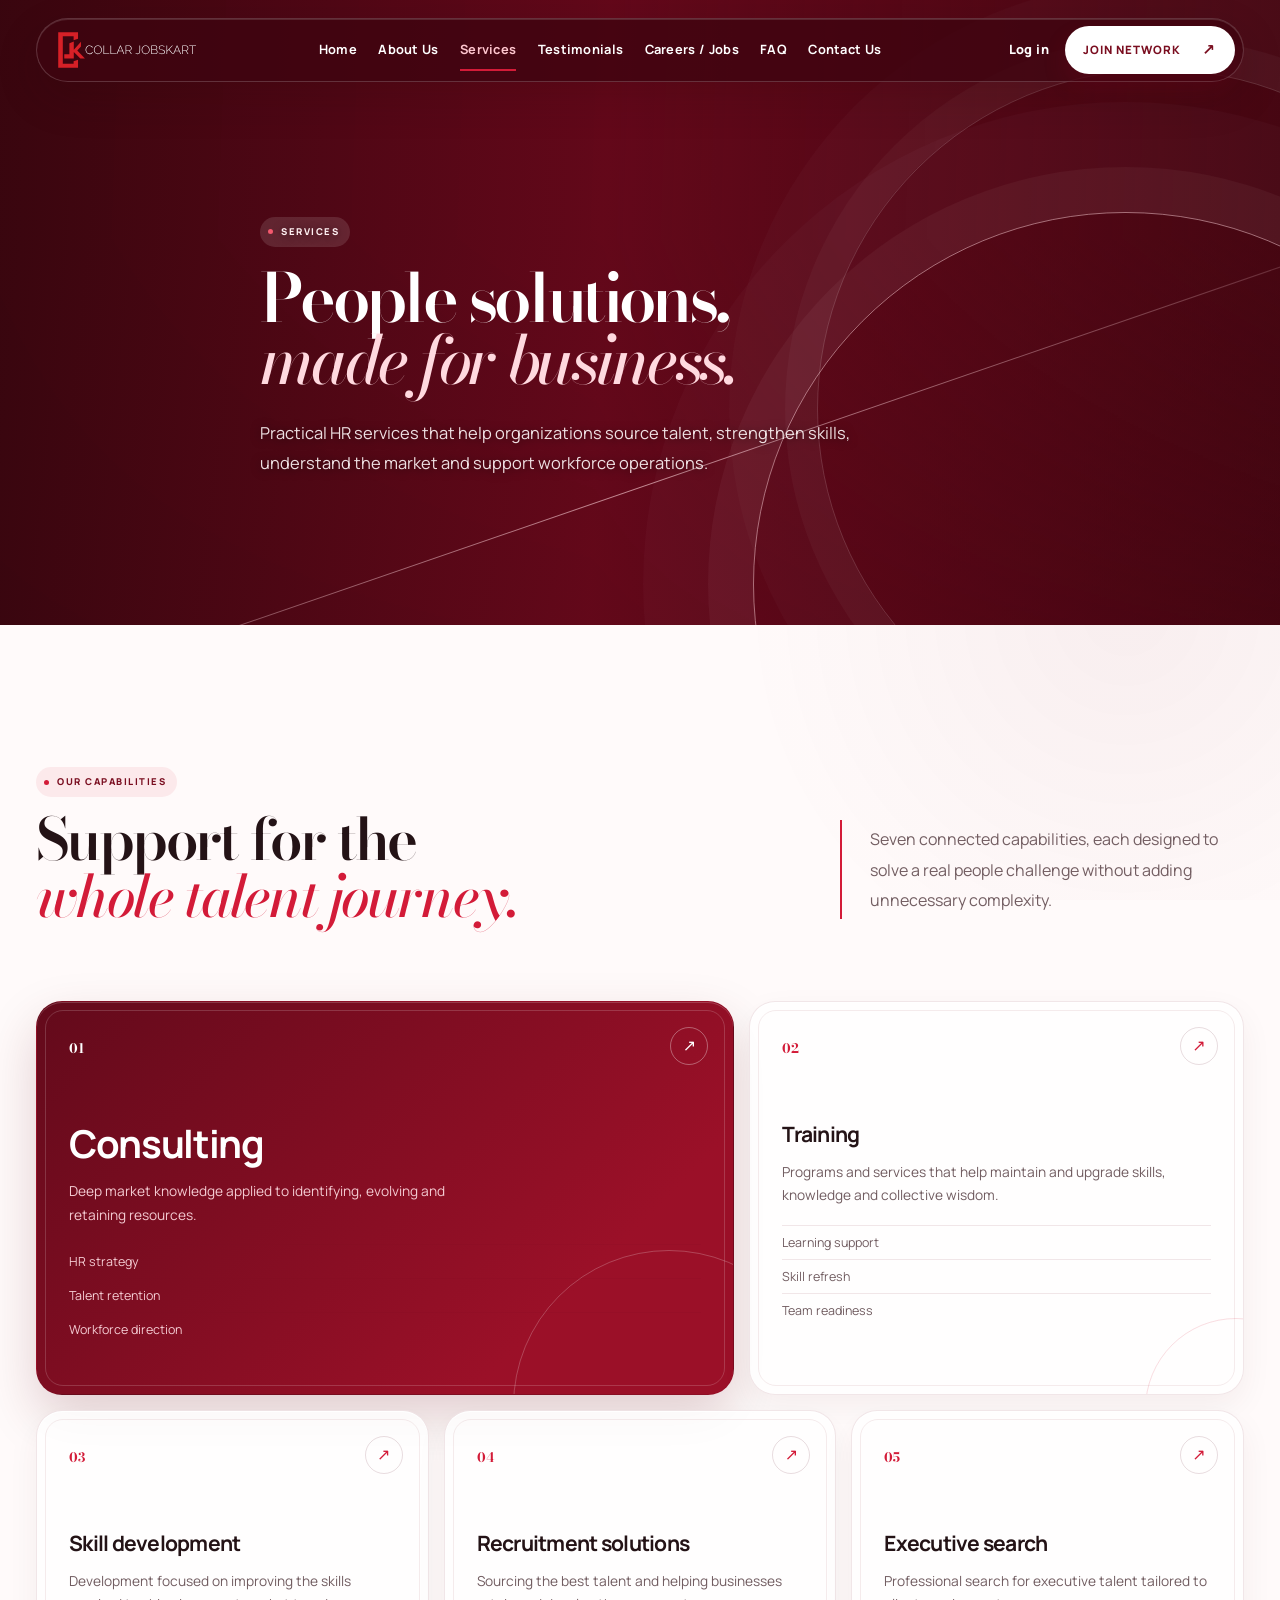
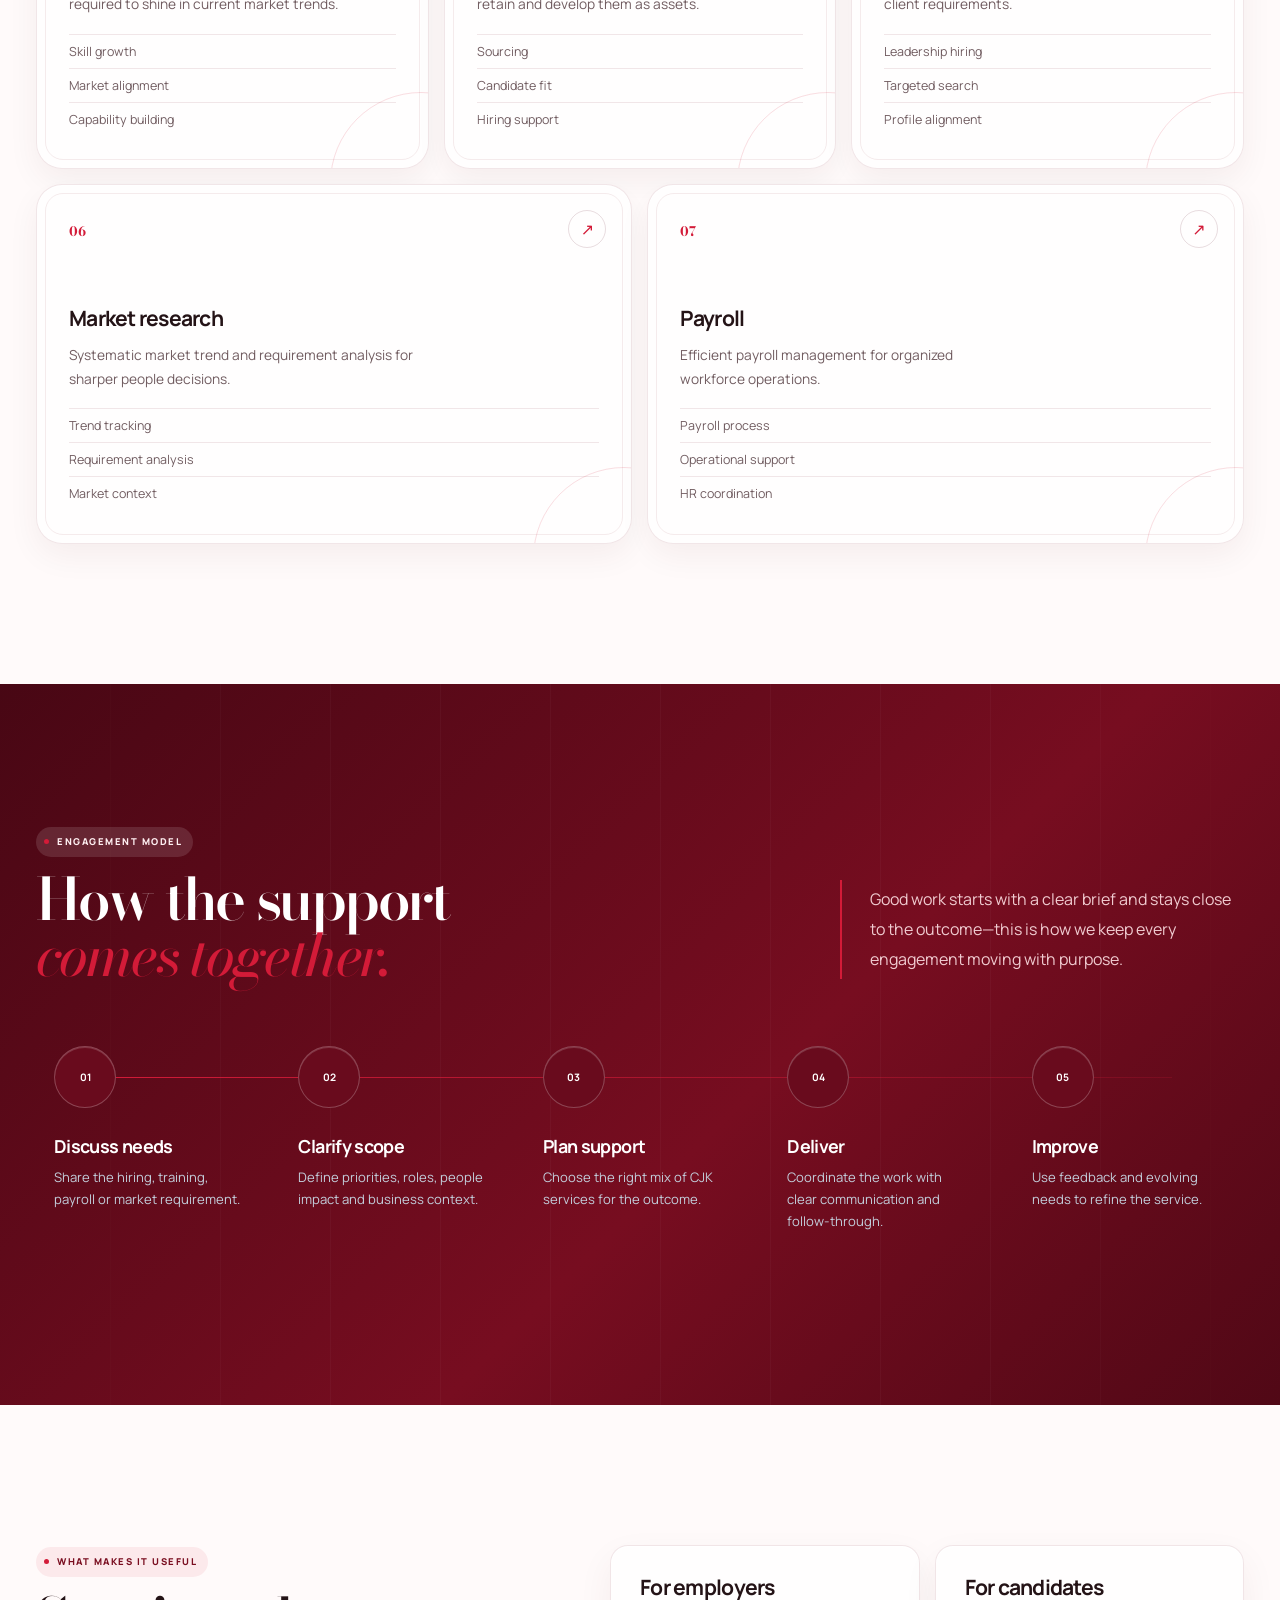
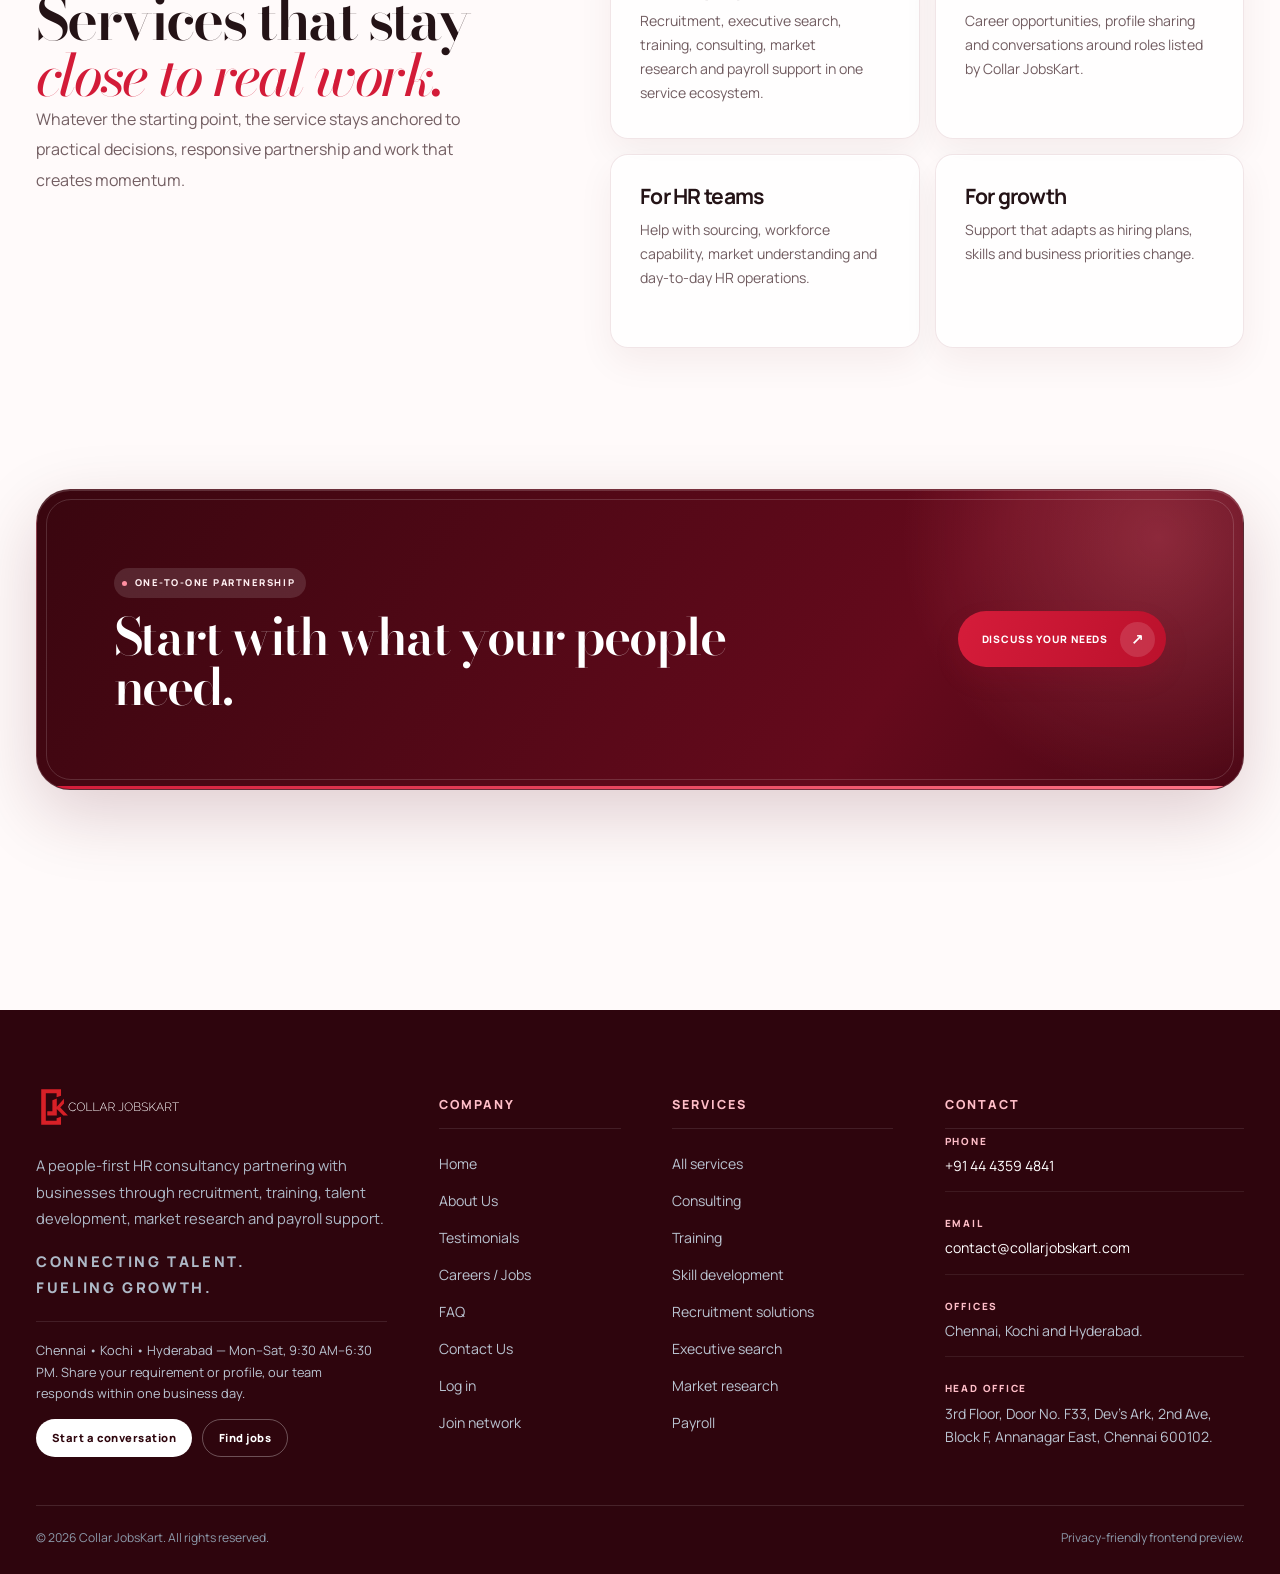
<file: services.html>
<!doctype html>
<html lang="en">
<head>
  <meta charset="utf-8">
  <meta name="viewport" content="width=device-width, initial-scale=1">
  <meta name="description" content="Explore Collar JobsKart services: consulting, training, skill development, recruitment solutions, executive search, market research and payroll.">
  <title>Services | Collar JobsKart</title>
  <link rel="icon" type="image/png" href="favicon.png">
  <link rel="stylesheet" href="styles.css">
</head>
<body>
  <header class="site-header"></header>
  <main>
    <section class="hero hero--inner hero--services">
      <div class="hero-media" role="img" aria-label="Corporate team planning recruitment strategy"></div>
      <div class="hero-shade"></div>
      <div class="wrap hero-content">
        <div class="eyebrow">Services</div>
        <h1>People solutions,<br><span class="serif">made for business.</span></h1>
        <p>Practical HR services that help organizations source talent, strengthen skills, understand the market and support workforce operations.</p>
      </div>
    </section>

    <section class="section capability-section" id="capabilities">
      <div class="wrap">
        <div class="section-head reveal">
          <div>
            <div class="eyebrow">Our capabilities</div>
            <h2>Support for the<br><span class="serif">whole talent journey.</span></h2>
          </div>
          <p class="lede">Seven connected capabilities, each designed to solve a real people challenge without adding unnecessary complexity.</p>
        </div>
        <div class="service-grid stagger">
          <a class="service-card reveal" style="--i:0" href="service-detail.html?service=consulting"><span class="service-no">01</span><span class="card-arrow">&nearr;</span><h3>Consulting</h3><p>Deep market knowledge applied to identifying, evolving and retaining resources.</p><ul><li>HR strategy</li><li>Talent retention</li><li>Workforce direction</li></ul></a>
          <a class="service-card reveal" style="--i:1" href="service-detail.html?service=training"><span class="service-no">02</span><span class="card-arrow">&nearr;</span><h3>Training</h3><p>Programs and services that help maintain and upgrade skills, knowledge and collective wisdom.</p><ul><li>Learning support</li><li>Skill refresh</li><li>Team readiness</li></ul></a>
          <a class="service-card reveal" style="--i:2" href="service-detail.html?service=skill-development"><span class="service-no">03</span><span class="card-arrow">&nearr;</span><h3>Skill development</h3><p>Development focused on improving the skills required to shine in current market trends.</p><ul><li>Skill growth</li><li>Market alignment</li><li>Capability building</li></ul></a>
          <a class="service-card reveal" style="--i:3" href="service-detail.html?service=recruitment"><span class="service-no">04</span><span class="card-arrow">&nearr;</span><h3>Recruitment solutions</h3><p>Sourcing the best talent and helping businesses retain and develop them as assets.</p><ul><li>Sourcing</li><li>Candidate fit</li><li>Hiring support</li></ul></a>
          <a class="service-card reveal" style="--i:4" href="service-detail.html?service=executive-search"><span class="service-no">05</span><span class="card-arrow">&nearr;</span><h3>Executive search</h3><p>Professional search for executive talent tailored to client requirements.</p><ul><li>Leadership hiring</li><li>Targeted search</li><li>Profile alignment</li></ul></a>
          <a class="service-card reveal" style="--i:5" href="service-detail.html?service=market-research"><span class="service-no">06</span><span class="card-arrow">&nearr;</span><h3>Market research</h3><p>Systematic market trend and requirement analysis for sharper people decisions.</p><ul><li>Trend tracking</li><li>Requirement analysis</li><li>Market context</li></ul></a>
          <a class="service-card reveal" style="--i:6" href="service-detail.html?service=payroll"><span class="service-no">07</span><span class="card-arrow">&nearr;</span><h3>Payroll</h3><p>Efficient payroll management for organized workforce operations.</p><ul><li>Payroll process</li><li>Operational support</li><li>HR coordination</li></ul></a>
        </div>
      </div>
    </section>

    <section class="section blue-band process-section">
      <div class="wrap">
        <div class="section-head reveal">
          <div>
            <div class="eyebrow">Engagement model</div>
            <h2>How the support<br><span class="serif">comes together.</span></h2>
          </div>
          <p class="lede">Good work starts with a clear brief and stays close to the outcome—this is how we keep every engagement moving with purpose.</p>
        </div>
        <div class="process-grid stagger">
          <div class="process-step reveal" style="--i:0"><span>01</span><h3>Discuss needs</h3><p>Share the hiring, training, payroll or market requirement.</p></div>
          <div class="process-step reveal" style="--i:1"><span>02</span><h3>Clarify scope</h3><p>Define priorities, roles, people impact and business context.</p></div>
          <div class="process-step reveal" style="--i:2"><span>03</span><h3>Plan support</h3><p>Choose the right mix of CJK services for the outcome.</p></div>
          <div class="process-step reveal" style="--i:3"><span>04</span><h3>Deliver</h3><p>Coordinate the work with clear communication and follow-through.</p></div>
          <div class="process-step reveal" style="--i:4"><span>05</span><h3>Improve</h3><p>Use feedback and evolving needs to refine the service.</p></div>
        </div>
      </div>
    </section>

    <section class="section value-section">
      <div class="wrap split split--top">
        <div class="reveal">
          <div class="eyebrow">What makes it useful</div>
          <h2>Services that stay<br><span class="serif">close to real work.</span></h2>
          <p class="lede">Whatever the starting point, the service stays anchored to practical decisions, responsive partnership and work that creates momentum.</p>
        </div>
        <div class="detail-grid reveal">
          <article class="mini-card"><h3>For employers</h3><p>Recruitment, executive search, training, consulting, market research and payroll support in one service ecosystem.</p></article>
          <article class="mini-card"><h3>For candidates</h3><p>Career opportunities, profile sharing and conversations around roles listed by Collar JobsKart.</p></article>
          <article class="mini-card"><h3>For HR teams</h3><p>Help with sourcing, workforce capability, market understanding and day-to-day HR operations.</p></article>
          <article class="mini-card"><h3>For growth</h3><p>Support that adapts as hiring plans, skills and business priorities change.</p></article>
        </div>
      </div>
    </section>

    <section class="section" style="padding-top:0">
      <div class="wrap">
        <div class="cta-panel reveal">
          <div>
            <div class="eyebrow">One-to-one partnership</div>
            <h2>Start with what your people need.</h2>
          </div>
          <a class="btn" href="contact.html">Discuss your needs <span class="arrow">&nearr;</span></a>
        </div>
      </div>
    </section>
  </main>
  <footer class="site-footer"></footer>
  <button class="back-top" aria-label="Back to top">&uarr;</button>
  <script src="app.js"></script>
</body>
</html>
</file>
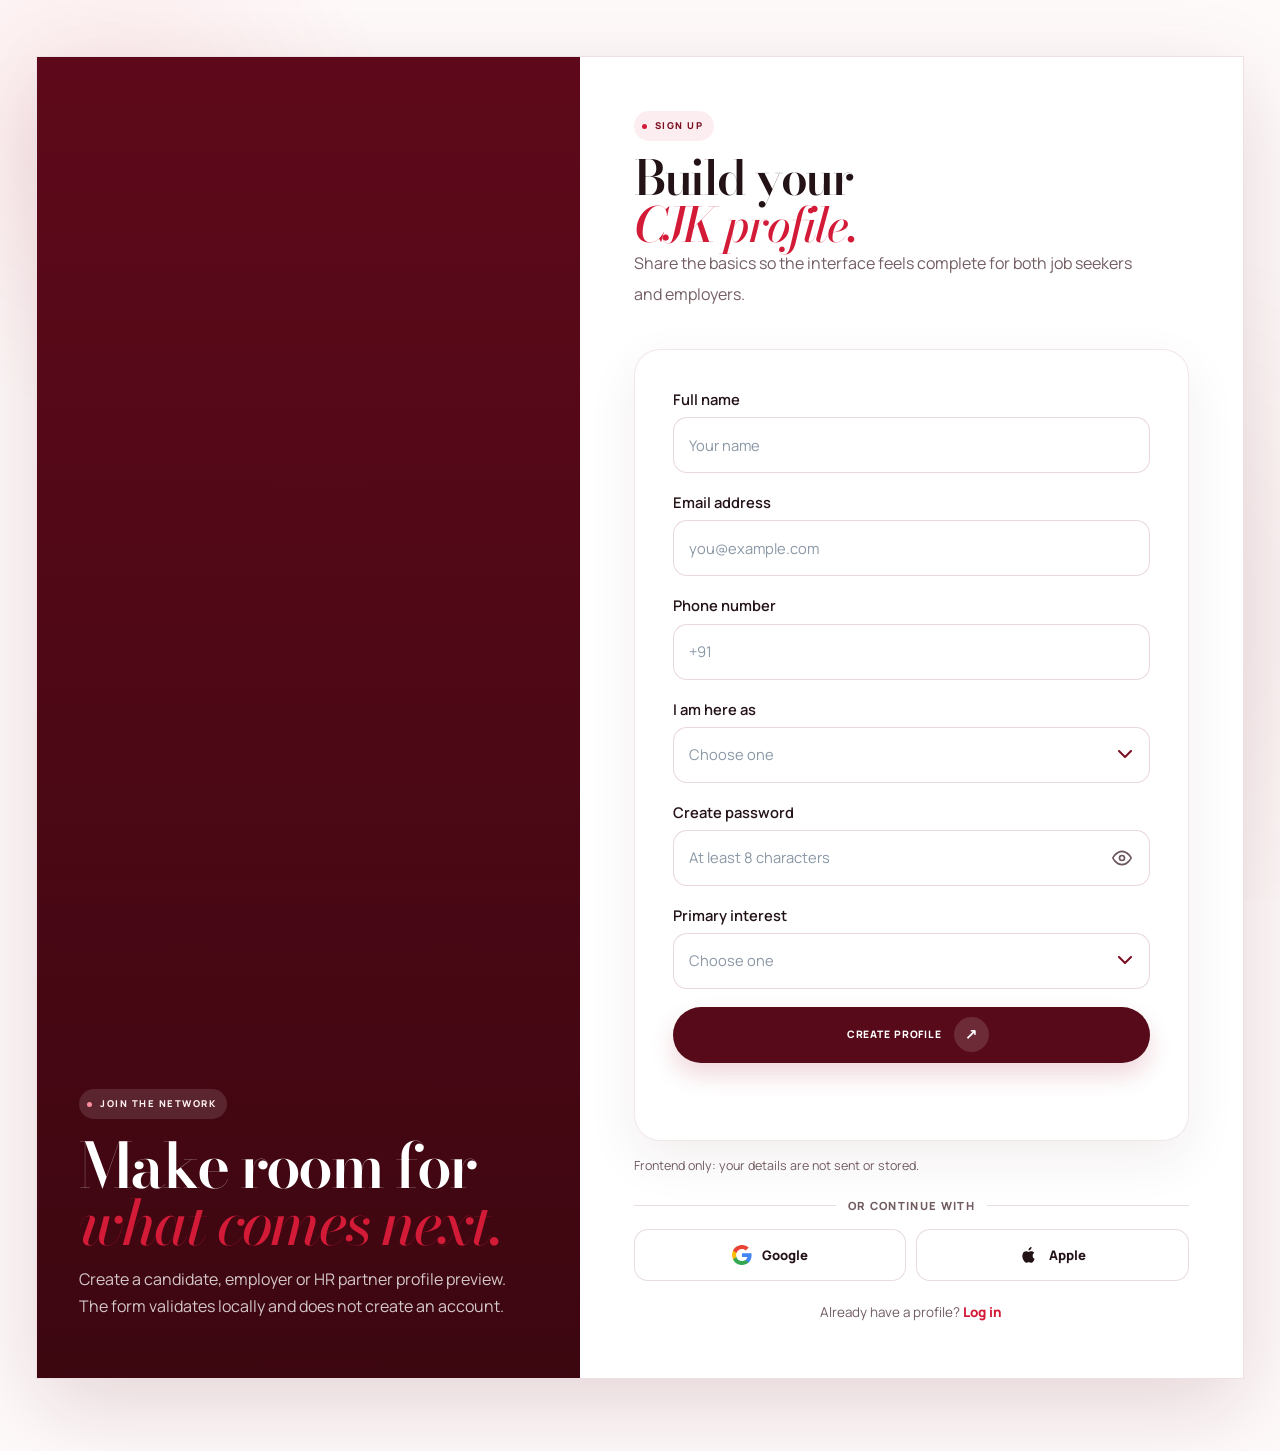
<file: signup.html>
<!doctype html>
<html lang="en">
<head>
  <meta charset="utf-8">
  <meta name="viewport" content="width=device-width, initial-scale=1">
  <meta name="description" content="Create a Collar JobsKart profile preview. Frontend only; account creation is not connected.">
  <title>Sign Up | Collar JobsKart</title>
  <link rel="icon" type="image/png" href="favicon.png">
  <link rel="stylesheet" href="styles.css">
</head>
<body>
  <header class="site-header"></header>
  <main class="auth-section">
    <div class="wrap">
      <section class="auth-shell reveal" style="--auth-image:url('https://images.unsplash.com/photo-1556761175-5973dc0f32e7?auto=format&fit=crop&w=1400&q=84')">
        <div class="auth-visual">
          <div class="eyebrow">Join the network</div>
          <h1>Make room for<br><span class="serif">what comes next.</span></h1>
          <p>Create a candidate, employer or HR partner profile preview. The form validates locally and does not create an account.</p>
        </div>
        <div class="auth-panel">
          <div class="eyebrow">Sign up</div>
          <h2>Build your<br><span class="serif">CJK profile.</span></h2>
          <p class="lede">Share the basics so the interface feels complete for both job seekers and employers.</p>
          <form data-local-form data-message="Profile created. Redirecting to the home page…" data-redirect="index.html" class="form-grid">
            <div class="form-field"><label for="signup-name">Full name</label><input class="form-control" id="signup-name" autocomplete="name" required placeholder="Your name"></div>
            <div class="form-field"><label for="signup-email">Email address</label><input class="form-control" id="signup-email" type="email" autocomplete="email" required placeholder="you@example.com"></div>
            <div class="form-field"><label for="signup-phone">Phone number</label><input class="form-control" id="signup-phone" type="tel" autocomplete="tel" required pattern="[0-9+() .-]{7,}" placeholder="+91"></div>
            <div class="form-field"><label for="signup-type">I am here as</label><select class="form-control" id="signup-type" required><option value="">Choose one</option><option>Job seeker</option><option>Employer</option><option>HR partner</option></select></div>
            <div class="form-field"><label for="signup-password">Create password</label><div class="password-wrap"><input class="form-control" id="signup-password" type="password" autocomplete="new-password" required minlength="8" placeholder="At least 8 characters"><button class="toggle-password" type="button" data-password-toggle="signup-password" aria-label="Show password"><svg class="eye-icon eye-open" viewBox="0 0 24 24" fill="none" stroke="currentColor" stroke-width="2" stroke-linecap="round" stroke-linejoin="round" aria-hidden="true"><path d="M1 12s4-8 11-8 11 8 11 8-4 8-11 8-11-8-11-8z"/><circle cx="12" cy="12" r="3"/></svg><svg class="eye-icon eye-closed" viewBox="0 0 24 24" fill="none" stroke="currentColor" stroke-width="2" stroke-linecap="round" stroke-linejoin="round" aria-hidden="true"><path d="M17.94 17.94A10.07 10.07 0 0 1 12 20c-7 0-11-8-11-8a18.45 18.45 0 0 1 5.06-5.94"/><path d="M9.9 4.24A9.12 9.12 0 0 1 12 4c7 0 11 8 11 8a18.5 18.5 0 0 1-2.16 3.19"/><path d="M14.12 14.12a3 3 0 1 1-4.24-4.24"/><line x1="1" y1="1" x2="23" y2="23"/></svg></button></div></div>
            <div class="form-field"><label for="signup-interest">Primary interest</label><select class="form-control" id="signup-interest" required><option value="">Choose one</option><option>Find jobs</option><option>Hire talent</option><option>Training support</option><option>Payroll or consulting</option></select></div>
            <div class="form-field"><button class="btn btn-dark" type="submit">Create profile <span class="arrow">&nearr;</span></button><div class="form-status" aria-live="polite"></div></div>
          </form>
          <p class="form-note">Frontend only: your details are not sent or stored.</p>
          <div class="or-divider"><span>or continue with</span></div>
          <div class="social-row">
            <button class="btn-social" type="button" data-social="Google"><svg viewBox="0 0 24 24" aria-hidden="true"><path fill="#4285F4" d="M23.49 12.27c0-.79-.07-1.54-.19-2.27H12v4.51h6.47c-.29 1.48-1.14 2.73-2.4 3.58v3h3.86c2.26-2.09 3.56-5.17 3.56-8.82z"/><path fill="#34A853" d="M12 24c3.24 0 5.95-1.08 7.93-2.91l-3.86-3c-1.08.72-2.45 1.16-4.07 1.16-3.13 0-5.78-2.11-6.73-4.96H1.29v3.09C3.26 21.3 7.31 24 12 24z"/><path fill="#FBBC05" d="M5.27 14.29c-.25-.72-.38-1.49-.38-2.29s.14-1.57.38-2.29V6.62H1.29C.47 8.24 0 10.06 0 12s.47 3.76 1.29 5.38l3.98-3.09z"/><path fill="#EA4335" d="M12 4.75c1.77 0 3.35.61 4.6 1.8l3.42-3.42C17.95 1.19 15.24 0 12 0 7.31 0 3.26 2.7 1.29 6.62l3.98 3.09C6.22 6.86 8.87 4.75 12 4.75z"/></svg>Google</button>
            <button class="btn-social" type="button" data-social="Apple"><svg viewBox="0 0 24 24" fill="currentColor" aria-hidden="true"><path d="M16.36 12.76c0-2.3 1.88-3.4 1.97-3.46-1.08-1.57-2.75-1.79-3.34-1.81-1.42-.14-2.77.83-3.49.83-.72 0-1.83-.81-3.01-.79-1.55.02-2.97.9-3.77 2.28-1.61 2.79-.41 6.92 1.16 9.19.76 1.1 1.67 2.34 2.87 2.3 1.15-.05 1.59-.74 2.98-.74s1.78.74 3 .72c1.24-.02 2.02-1.12 2.78-2.23.88-1.28 1.24-2.52 1.26-2.59-.03-.01-2.42-.93-2.45-3.7zM14.16 5.2c.64-.77 1.07-1.85.95-2.92-.92.04-2.03.61-2.69 1.38-.59.68-1.11 1.77-.97 2.82 1.02.08 2.07-.52 2.71-1.28z"/></svg>Apple</button>
          </div>
          <p class="auth-foot">Already have a profile? <a href="login.html">Log in</a></p>
        </div>
      </section>
    </div>
  </main>
  <footer class="site-footer"></footer>
  <button class="back-top" aria-label="Back to top">&uarr;</button>
  <div class="toast" role="status" aria-live="polite"></div>
  <script src="app.js"></script>
</body>
</html>
</file>
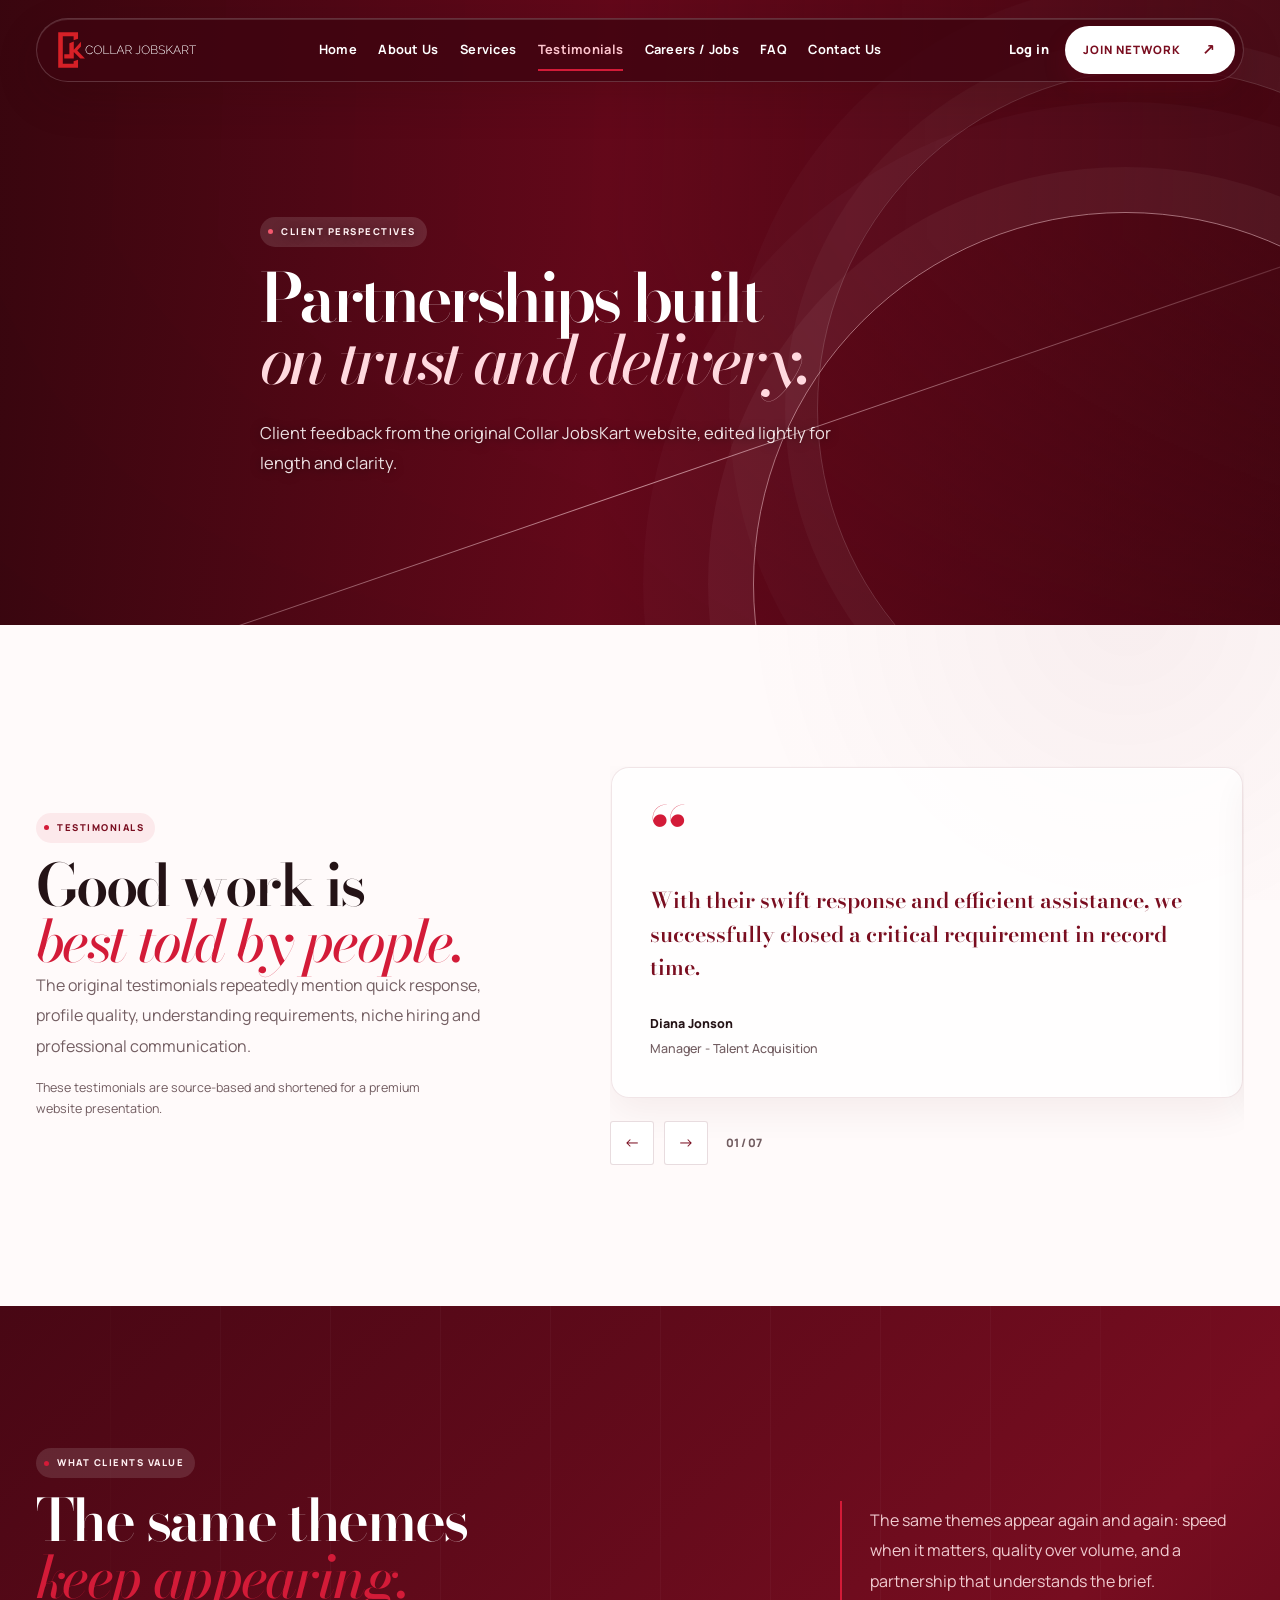
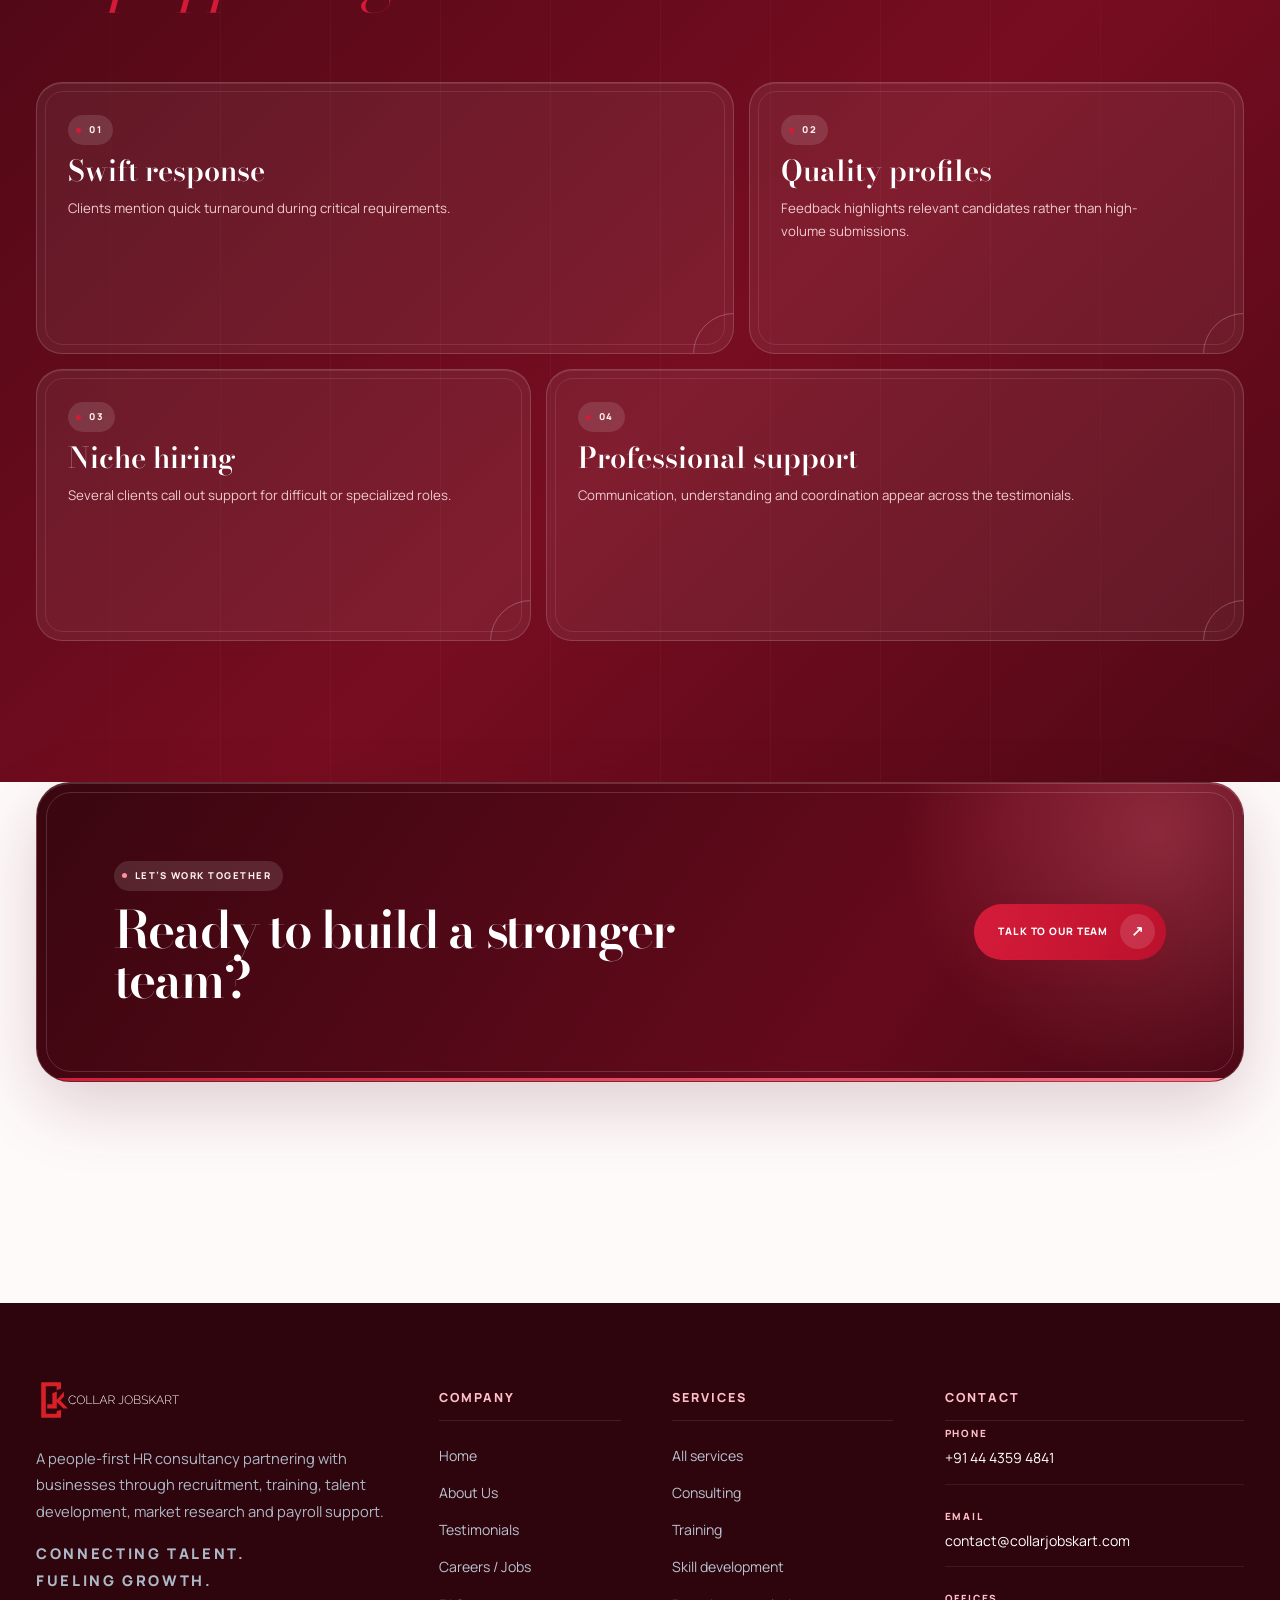
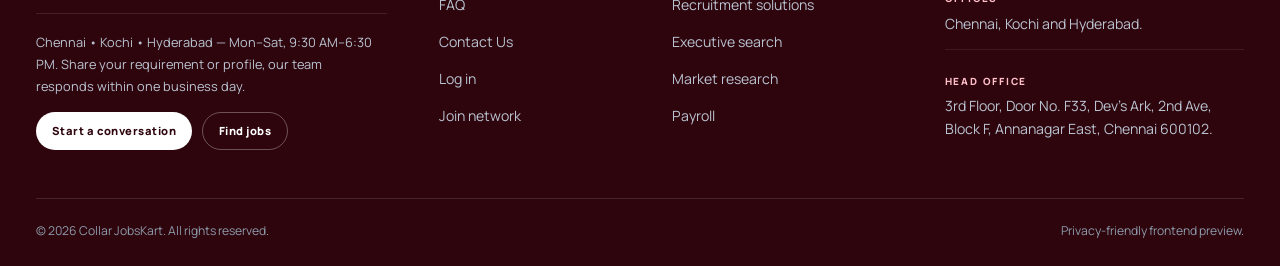
<file: testimonials.html>
<!doctype html>
<html lang="en">
<head>
  <meta charset="utf-8">
  <meta name="viewport" content="width=device-width, initial-scale=1">
  <meta name="description" content="Client perspectives on Collar JobsKart's responsiveness, quality and people-first partnership.">
  <title>Testimonials | Collar JobsKart</title>
  <link rel="icon" type="image/png" href="favicon.png">
  <link rel="stylesheet" href="styles.css">
</head>
<body>
  <header class="site-header"></header>
  <main>
    <section class="hero hero--inner hero--testimonials">
      <div class="hero-media" role="img" aria-label="Professionals in a client meeting"></div>
      <div class="hero-shade"></div>
      <div class="wrap hero-content">
        <div class="eyebrow">Client perspectives</div>
        <h1>Partnerships built<br><span class="serif">on trust and delivery.</span></h1>
        <p>Client feedback from the original Collar JobsKart website, edited lightly for length and clarity.</p>
      </div>
    </section>

    <section class="section">
      <div class="wrap split">
        <div class="reveal">
          <div class="eyebrow">Testimonials</div>
          <h2>Good work is<br><span class="serif">best told by people.</span></h2>
          <p class="lede">The original testimonials repeatedly mention quick response, profile quality, understanding requirements, niche hiring and professional communication.</p>
          <p class="form-note">These testimonials are source-based and shortened for a premium website presentation.</p>
        </div>
        <div class="testimonial-wrap reveal" data-slider>
          <div class="testimonial-track">
            <div class="testimonial-slide"><article class="quote-card"><div><div class="quote-mark">&ldquo;</div><blockquote>With their swift response and efficient assistance, we successfully closed a critical requirement in record time.</blockquote></div><div class="quote-author">Diana Jonson<span>Manager - Talent Acquisition</span></div></article></div>
            <div class="testimonial-slide"><article class="quote-card"><div><div class="quote-mark">&ldquo;</div><blockquote>They take time to understand our requirements and provide candidates who are a great fit for our organization.</blockquote></div><div class="quote-author">Jagadeesh<span>Senior Executive</span></div></article></div>
            <div class="testimonial-slide"><article class="quote-card"><div><div class="quote-mark">&ldquo;</div><blockquote>The team delivered quality candidates rather than quantity, which made them stand out for niche requirements.</blockquote></div><div class="quote-author">ManiKandan<span>Human Resource TA</span></div></article></div>
            <div class="testimonial-slide"><article class="quote-card"><div><div class="quote-mark">&ldquo;</div><blockquote>Their professionalism, prompt communication and ability to understand our needs resulted in outstanding candidate selections.</blockquote></div><div class="quote-author">Devesh Gavand<span>Director - People and Culture</span></div></article></div>
            <div class="testimonial-slide"><article class="quote-card"><div><div class="quote-mark">&ldquo;</div><blockquote>Collar JobsKart supported us with high-end profiles when we needed international voice candidates.</blockquote></div><div class="quote-author">Aries John<span>Human Resource - TA</span></div></article></div>
            <div class="testimonial-slide"><article class="quote-card"><div><div class="quote-mark">&ldquo;</div><blockquote>The quality of profiles was strong, and the team handled niche requirements with a committed attitude.</blockquote></div><div class="quote-author">Anish M<span>Lead - Talent Acquisition</span></div></article></div>
            <div class="testimonial-slide"><article class="quote-card"><div><div class="quote-mark">&ldquo;</div><blockquote>Trustworthy and never disappointing at critical times. The team&rsquo;s contribution has been massive and continues.</blockquote></div><div class="quote-author">Nivetha Mahendran<span>Executive - Talent Acquisition</span></div></article></div>
          </div>
          <div class="slider-controls">
            <button class="slider-btn" data-prev aria-label="Previous testimonial">&larr;</button>
            <button class="slider-btn" data-next aria-label="Next testimonial">&rarr;</button>
            <span class="slider-count">01 / 07</span>
          </div>
        </div>
      </div>
    </section>

    <section class="section blue-band">
      <div class="wrap">
        <div class="section-head reveal">
          <div>
            <div class="eyebrow">What clients value</div>
            <h2>The same themes<br><span class="serif">keep appearing.</span></h2>
          </div>
          <p class="lede">The same themes appear again and again: speed when it matters, quality over volume, and a partnership that understands the brief.</p>
        </div>
        <div class="benefit-grid reveal">
          <article class="benefit"><div class="eyebrow">01</div><strong>Swift response</strong><p>Clients mention quick turnaround during critical requirements.</p></article>
          <article class="benefit"><div class="eyebrow">02</div><strong>Quality profiles</strong><p>Feedback highlights relevant candidates rather than high-volume submissions.</p></article>
          <article class="benefit"><div class="eyebrow">03</div><strong>Niche hiring</strong><p>Several clients call out support for difficult or specialized roles.</p></article>
          <article class="benefit"><div class="eyebrow">04</div><strong>Professional support</strong><p>Communication, understanding and coordination appear across the testimonials.</p></article>
        </div>
      </div>
    </section>

    <section class="section" style="padding-top:0">
      <div class="wrap">
        <div class="cta-panel reveal">
          <div>
            <div class="eyebrow">Let&rsquo;s work together</div>
            <h2>Ready to build a stronger team?</h2>
          </div>
          <a class="btn" href="contact.html">Talk to our team <span class="arrow">&nearr;</span></a>
        </div>
      </div>
    </section>
  </main>
  <footer class="site-footer"></footer>
  <button class="back-top" aria-label="Back to top">&uarr;</button>
  <script src="app.js"></script>
</body>
</html>
</file>
<file: styles.css>
@import url('https://fonts.googleapis.com/css2?family=Bodoni+Moda:opsz,wght@6..96,500;6..96,600;6..96,700&family=Manrope:wght@400;500;600;700;800&display=swap');

:root {
  --ink: #241316;
  --navy: #7a0e20;
  --navy-deep: #39060f;
  --blue: #d31b38;
  --blue-soft: #fce8eb;
  --gold: #c91632;
  --gold-soft: #ffd7dd;
  --ivory: #fff6f7;
  --paper: #fffdfd;
  --mist: #f8e9eb;
  --sage: #933040;
  --clay: #e34d60;
  --muted: #715c60;
  --line: rgba(95, 12, 29, 0.14);
  --white: #fff;
  --serif: "Bodoni Moda", "Iowan Old Style", Georgia, serif;
  --sans: "Manrope", system-ui, sans-serif;
  --shadow-soft: 0 28px 84px rgba(77, 7, 21, 0.15);
  --shadow-card: 0 18px 45px rgba(77, 7, 21, 0.11);
  --wrap: min(1180px, calc(100% - 64px));
  --motion: cubic-bezier(0.22, 0.7, 0.22, 1);
}

* {
  box-sizing: border-box;
}

html {
  scroll-behavior: smooth;
  scroll-padding-top: 96px;
}

body {
  margin: 0;
  background: var(--paper);
  color: var(--ink);
  font: 16px/1.7 var(--sans);
  -webkit-font-smoothing: antialiased;
  text-rendering: optimizeLegibility;
}

body::before {
  content: "";
  position: fixed;
  inset: 0;
  z-index: -1;
  pointer-events: none;
  background:
    linear-gradient(90deg, rgba(16, 47, 85, 0.025) 1px, transparent 1px),
    linear-gradient(180deg, rgba(16, 47, 85, 0.02) 1px, transparent 1px);
  background-size: 72px 72px;
  opacity: 0.55;
}

img,
svg {
  display: block;
  max-width: 100%;
}

a {
  color: inherit;
  text-decoration: none;
}

button,
input,
textarea,
select {
  font: inherit;
}

button,
a {
  -webkit-tap-highlight-color: transparent;
}

button {
  cursor: pointer;
}

h1,
h2,
h3,
p {
  margin-top: 0;
}

h1,
h2,
h3 {
  letter-spacing: 0;
  line-height: 1.04;
}

h1,
h2 {
  font-family: var(--serif);
  font-weight: 600;
}

h1 {
  margin: 18px 0 22px;
  font-size: 5.45rem;
}

h2 {
  margin: 14px 0 0;
  font-size: 4rem;
}

h3 {
  font-size: 1.35rem;
  font-weight: 700;
}

p {
  margin-bottom: 1rem;
}

.wrap {
  width: var(--wrap);
  margin-inline: auto;
}

.sr-only {
  position: absolute;
  width: 1px;
  height: 1px;
  padding: 0;
  margin: -1px;
  overflow: hidden;
  clip: rect(0, 0, 0, 0);
  white-space: nowrap;
  border: 0;
}

.eyebrow {
  display: inline-flex;
  align-items: center;
  gap: 10px;
  color: var(--blue);
  font-size: 0.68rem;
  font-weight: 800;
  letter-spacing: 0.18em;
  text-transform: uppercase;
}

.eyebrow::before {
  content: "";
  width: 28px;
  height: 1px;
  background: var(--gold);
}

.serif {
  font-family: var(--serif);
  font-style: italic;
  font-weight: 500;
  color: var(--gold-soft);
}

.section .serif,
.paper-band .serif,
.auth-shell .serif {
  color: var(--gold);
}

.lede {
  max-width: 660px;
  color: var(--muted);
  font-size: 1.04rem;
  line-height: 1.85;
}

.gold {
  color: var(--gold);
}

.site-header {
  position: fixed;
  inset: 0 0 auto;
  z-index: 20;
  padding: 18px 0;
  transition: padding 520ms var(--motion), background 520ms var(--motion), box-shadow 520ms var(--motion);
}

.site-header.scrolled {
  padding: 10px 0;
  background: rgba(248, 243, 234, 0.94);
  backdrop-filter: blur(18px);
  box-shadow: 0 1px 0 rgba(16, 47, 85, 0.11);
}

.nav {
  width: var(--wrap);
  margin: auto;
  display: flex;
  align-items: center;
  justify-content: space-between;
  gap: 22px;
  min-height: 56px;
}

.brand {
  display: flex;
  align-items: center;
  gap: 12px;
  flex-shrink: 0;
}

.brand-mark {
  width: 42px;
  height: 42px;
  display: grid;
  place-items: center;
  border: 1px solid var(--gold);
  border-radius: 50%;
  color: var(--gold);
  font: 700 1.05rem var(--serif);
}

.brand-name {
  color: var(--navy);
  font-size: 0.9rem;
  font-weight: 800;
  line-height: 1.1;
}

.brand-name small {
  display: block;
  margin-top: 5px;
  color: #748197;
  font-size: 0.48rem;
  font-weight: 800;
  letter-spacing: 0.22em;
  text-transform: uppercase;
}

.nav-links {
  display: flex;
  align-items: center;
  gap: 22px;
}

.nav-links a {
  position: relative;
  color: #334155;
  font-size: 0.73rem;
  font-weight: 800;
  transition: color 360ms var(--motion), transform 360ms var(--motion);
}

.nav-links a::after {
  content: "";
  position: absolute;
  left: 0;
  right: 0;
  bottom: -9px;
  height: 1px;
  background: var(--gold);
  transform: scaleX(0);
  transform-origin: left;
  transition: transform 360ms var(--motion);
}

.nav-links a:hover,
.nav-links a.active {
  color: var(--blue);
}

.nav-links a:hover::after,
.nav-links a.active::after {
  transform: scaleX(1);
}

.nav-actions {
  display: flex;
  align-items: center;
  gap: 10px;
}

.nav-login {
  padding: 10px;
  color: var(--navy);
  font-size: 0.74rem;
  font-weight: 800;
}

.menu-toggle {
  position: relative;
  display: none;
  width: 46px;
  height: 46px;
  border: 1px solid var(--line);
  border-radius: 50%;
  background: rgba(255, 255, 255, 0.45);
  color: var(--navy);
}

.menu-toggle span {
  position: absolute;
  left: 14px;
  width: 18px;
  height: 1px;
  background: currentColor;
  transition: transform 420ms var(--motion), top 420ms var(--motion);
}

.menu-toggle span:first-child {
  top: 18px;
}

.menu-toggle span:last-child {
  top: 26px;
}

.menu-toggle[aria-expanded="true"] span:first-child {
  top: 22px;
  transform: rotate(45deg);
}

.menu-toggle[aria-expanded="true"] span:last-child {
  top: 22px;
  transform: rotate(-45deg);
}

.mobile-only-auth {
  display: none;
}

.site-header.over-hero:not(.scrolled) .brand-name,
.site-header.over-hero:not(.scrolled) .nav-links a,
.site-header.over-hero:not(.scrolled) .nav-login {
  color: #fff;
}

.site-header.over-hero:not(.scrolled) .brand-name small {
  color: rgba(255, 255, 255, 0.74);
}

.site-header.over-hero:not(.scrolled) .brand-mark,
.site-header.over-hero:not(.scrolled) .menu-toggle {
  color: #fff;
  border-color: rgba(255, 255, 255, 0.54);
}

.site-header.over-hero:not(.scrolled) .btn-dark {
  background: var(--gold);
  color: var(--ink);
}

.btn {
  display: inline-flex;
  align-items: center;
  justify-content: center;
  gap: 12px;
  min-height: 52px;
  padding: 0 21px;
  border: 1px solid transparent;
  border-radius: 999px;
  background: var(--gold);
  color: var(--ink);
  font-size: 0.75rem;
  font-weight: 800;
  transition: transform 430ms var(--motion), box-shadow 430ms var(--motion), background 430ms var(--motion), color 430ms var(--motion), border-color 430ms var(--motion);
}

.btn:hover {
  transform: translateY(-3px);
  box-shadow: 0 18px 38px rgba(201, 150, 72, 0.28);
}

.btn:active {
  transform: translateY(-1px) scale(0.98);
}

.btn-dark {
  background: var(--navy);
  color: #fff;
}

.btn-dark:hover {
  background: var(--blue);
}

.btn-light {
  background: #fff;
  color: var(--navy);
  border-color: var(--line);
}

.btn-outline {
  background: rgba(255, 255, 255, 0.05);
  border-color: rgba(255, 255, 255, 0.42);
  color: #fff;
}

.btn-outline:hover {
  background: #fff;
  color: var(--navy);
}

.arrow {
  display: inline-grid;
  width: 28px;
  height: 28px;
  place-items: center;
  border-radius: 50%;
  background: rgba(16, 24, 39, 0.09);
  font-size: 0.95rem;
  line-height: 1;
  transition: transform 430ms var(--motion), background 430ms var(--motion);
}

.btn-dark .arrow,
.btn-outline .arrow,
.cta-panel .arrow {
  background: rgba(255, 255, 255, 0.13);
}

.btn:hover .arrow {
  transform: translate(3px, -2px);
}

.hero {
  position: relative;
  min-height: 790px;
  height: min(900px, 100svh);
  display: flex;
  align-items: center;
  overflow: hidden;
  background: var(--navy-deep);
  color: #fff;
}

.hero-media,
.hero-shade {
  position: absolute;
  inset: 0;
}

.hero-media {
  background: url("https://images.unsplash.com/photo-1521737711867-e3b97375f902?auto=format&fit=crop&w=2200&q=88") center 42% / cover;
  transform: scale(1.03);
  animation: heroZoom 1400ms var(--motion) both;
}

.hero--inner .hero-media {
  background-image: url("https://images.unsplash.com/photo-1497366754035-f200968a6e72?auto=format&fit=crop&w=2200&q=86");
  background-position: center 48%;
}

.hero--services .hero-media {
  background-image: url("https://images.unsplash.com/photo-1552664730-d307ca884978?auto=format&fit=crop&w=2200&q=86");
}

.hero--careers .hero-media {
  background-image: url("https://images.unsplash.com/photo-1521791136064-7986c2920216?auto=format&fit=crop&w=2200&q=86");
}

.hero--contact .hero-media {
  background-image: url("https://images.unsplash.com/photo-1517245386807-bb43f82c33c4?auto=format&fit=crop&w=2200&q=86");
}

.hero--about .hero-media {
  background-image: url("https://images.unsplash.com/photo-1519389950473-47ba0277781c?auto=format&fit=crop&w=2200&q=86");
}

.hero--faq .hero-media {
  background-image: url("https://images.unsplash.com/photo-1542744173-8e7e53415bb0?auto=format&fit=crop&w=2200&q=86");
}

.hero--testimonials .hero-media {
  background-image: url("https://images.unsplash.com/photo-1522071820081-009f0129c71c?auto=format&fit=crop&w=2200&q=86");
}

.hero--service-detail .hero-media {
  background-image: url("https://images.unsplash.com/photo-1600880292203-757bb62b4baf?auto=format&fit=crop&w=2200&q=86");
}

.hero-shade {
  background:
    linear-gradient(90deg, rgba(7, 27, 49, 0.92) 0%, rgba(16, 47, 85, 0.75) 48%, rgba(7, 27, 49, 0.18) 100%),
    linear-gradient(0deg, rgba(7, 27, 49, 0.6), transparent 45%);
}

.hero-content {
  position: relative;
  z-index: 1;
  max-width: 860px;
  padding-top: 58px;
  animation: rise 840ms var(--motion) both;
}

.hero .eyebrow {
  color: var(--gold-soft);
}

.hero p {
  max-width: 650px;
  color: rgba(255, 255, 255, 0.78);
  font-size: 1.05rem;
  line-height: 1.8;
}

.hero-actions {
  display: flex;
  flex-wrap: wrap;
  gap: 12px;
  margin-top: 32px;
}

.hero-foot {
  position: absolute;
  inset: auto 0 34px;
  z-index: 2;
  display: flex;
  justify-content: space-between;
  align-items: end;
  color: rgba(255, 255, 255, 0.76);
  font-size: 0.65rem;
  font-weight: 800;
  letter-spacing: 0.16em;
  text-transform: uppercase;
}

.hero-foot span:last-child {
  display: inline-flex;
  align-items: center;
  gap: 12px;
}

.hero-foot span:last-child::before {
  content: "";
  width: 44px;
  height: 1px;
  background: var(--gold);
}

.hero-index {
  position: absolute;
  right: max(32px, calc((100vw - 1180px) / 2));
  top: 48%;
  z-index: 1;
  color: rgba(255, 255, 255, 0.62);
  writing-mode: vertical-rl;
  font-size: 0.65rem;
  font-weight: 800;
  letter-spacing: 0.24em;
  text-transform: uppercase;
}

.hero-index b {
  color: var(--gold);
}

.hero--inner {
  min-height: 530px;
  height: 530px;
}

.hero--inner h1 {
  max-width: 780px;
  font-size: 4.6rem;
}

.section {
  padding: 112px 0;
}

.paper-band {
  background: #fff;
}

.blue-band {
  position: relative;
  overflow: hidden;
  background: var(--navy);
  color: #fff;
}

.blue-band .eyebrow {
  color: var(--gold-soft);
}

.blue-band .lede,
.blue-band p {
  color: #bac8d8;
}

.section-head {
  display: grid;
  grid-template-columns: minmax(0, 1fr) minmax(280px, 420px);
  align-items: end;
  gap: 46px;
  margin-bottom: 48px;
}

.section-head h2 {
  max-width: 720px;
}

.section-head .lede {
  margin: 0 0 5px;
}

.split {
  display: grid;
  grid-template-columns: 0.9fr 1.1fr;
  gap: 9%;
  align-items: center;
}

.split--top {
  align-items: start;
}

.stack {
  display: grid;
  gap: 18px;
}

.visual-frame {
  position: relative;
  min-height: 500px;
}

.visual-frame img {
  width: 82%;
  height: 458px;
  object-fit: cover;
  border: 8px solid #fff;
  box-shadow: var(--shadow-card);
  transition: transform 900ms var(--motion);
}

.visual-frame:hover img {
  transform: scale(1.025);
}

.visual-frame::after {
  content: "";
  position: absolute;
  z-index: -1;
  left: 12%;
  top: 10%;
  width: 88%;
  height: 458px;
  border: 1px solid var(--gold);
}

.image-caption {
  position: absolute;
  right: 0;
  bottom: 0;
  max-width: 250px;
  padding: 26px 28px;
  background: var(--navy);
  color: #fff;
  box-shadow: var(--shadow-card);
}

.image-caption strong {
  display: block;
  color: var(--gold-soft);
  font: 600 2rem var(--serif);
}

.image-caption span {
  color: #d8e0e8;
  font-size: 0.76rem;
}

.metric-row {
  display: grid;
  grid-template-columns: repeat(4, 1fr);
  gap: 1px;
  margin-top: 38px;
  background: var(--line);
  border: 1px solid var(--line);
}

.metric {
  min-height: 132px;
  padding: 24px;
  background: rgba(255, 255, 255, 0.76);
}

.blue-band .metric {
  background: rgba(255, 255, 255, 0.055);
}

.metric strong {
  display: block;
  color: var(--gold);
  font: 700 2.25rem var(--serif);
  line-height: 1;
}

.metric span {
  display: block;
  margin-top: 10px;
  color: var(--muted);
  font-size: 0.76rem;
  font-weight: 700;
}

.blue-band .metric span {
  color: #c3cedb;
}

.service-grid {
  display: grid;
  grid-template-columns: repeat(3, 1fr);
  border-top: 1px solid var(--line);
  border-left: 1px solid var(--line);
}

.service-card {
  position: relative;
  min-height: 300px;
  padding: 30px;
  border-right: 1px solid var(--line);
  border-bottom: 1px solid var(--line);
  background: rgba(255, 255, 255, 0.45);
  transition: transform 520ms var(--motion), background 520ms var(--motion), color 520ms var(--motion), box-shadow 520ms var(--motion);
}

.service-card:hover {
  z-index: 2;
  background: var(--navy);
  color: #fff;
  transform: translateY(-6px);
  box-shadow: var(--shadow-soft);
}

.service-no {
  color: var(--gold);
  font: 700 0.82rem var(--serif);
}

.service-card .card-arrow {
  position: absolute;
  right: 24px;
  top: 24px;
  display: grid;
  width: 34px;
  height: 34px;
  place-items: center;
  border: 1px solid var(--line);
  border-radius: 50%;
  color: var(--blue);
  transition: transform 420ms var(--motion), border-color 420ms var(--motion), color 420ms var(--motion);
}

.service-card:hover .card-arrow {
  color: var(--gold-soft);
  border-color: rgba(255, 255, 255, 0.28);
  transform: translate(4px, -4px);
}

.service-card h3 {
  margin: 50px 0 14px;
}

.service-card p {
  max-width: 330px;
  margin: 0;
  color: var(--muted);
  font-size: 0.86rem;
}

.service-card ul {
  margin: 18px 0 0;
  padding: 0;
  list-style: none;
  color: var(--muted);
  font-size: 0.78rem;
}

.service-card li {
  padding: 6px 0;
  border-top: 1px solid rgba(16, 47, 85, 0.08);
}

.service-card:hover p,
.service-card:hover ul {
  color: #cdd8e4;
}

.benefit-grid {
  display: grid;
  grid-template-columns: repeat(4, 1fr);
  gap: 1px;
  background: rgba(255, 255, 255, 0.2);
  border: 1px solid rgba(255, 255, 255, 0.16);
}

.benefit {
  min-height: 210px;
  padding: 28px 24px;
  background: rgba(255, 255, 255, 0.04);
}

.paper-band .benefit,
.section:not(.blue-band) .benefit {
  background: rgba(255, 255, 255, 0.74);
  border: 1px solid var(--line);
}

.benefit strong {
  display: block;
  margin: 12px 0 10px;
  color: var(--gold-soft);
  font: 600 1.45rem var(--serif);
}

.paper-band .benefit strong,
.section:not(.blue-band) .benefit strong {
  color: var(--gold);
}

.benefit p {
  margin: 0;
  font-size: 0.83rem;
}

.process-grid {
  display: grid;
  grid-template-columns: repeat(5, 1fr);
  gap: 16px;
}

.process-step {
  padding-top: 22px;
  border-top: 1px solid var(--gold);
}

.process-step span {
  color: var(--gold);
  font: 700 0.8rem var(--serif);
}

.process-step h3 {
  margin: 18px 0 8px;
  font-size: 1rem;
}

.process-step p {
  margin: 0;
  color: var(--muted);
  font-size: 0.8rem;
}

.blue-band .process-step p {
  color: #c3cedb;
}

.feature-list {
  display: grid;
  gap: 12px;
  padding: 0;
  margin: 24px 0 0;
  list-style: none;
}

.feature-list li {
  display: grid;
  grid-template-columns: 18px 1fr;
  gap: 12px;
  color: var(--muted);
}

.feature-list li::before {
  content: "";
  width: 7px;
  height: 7px;
  margin-top: 12px;
  border-radius: 50%;
  background: var(--gold);
}

.detail-panel {
  padding: 34px;
  border: 1px solid var(--line);
  background: #fff;
  box-shadow: var(--shadow-card);
}

.detail-panel h3 {
  margin: 0 0 16px;
}

.detail-grid {
  display: grid;
  grid-template-columns: 1fr 1fr;
  gap: 18px;
}

.mini-card {
  padding: 24px;
  border: 1px solid var(--line);
  background: rgba(255, 255, 255, 0.72);
}

.mini-card h3 {
  margin: 0 0 10px;
}

.mini-card p {
  margin: 0;
  color: var(--muted);
  font-size: 0.88rem;
}

.jobs-filter {
  display: flex;
  flex-wrap: wrap;
  gap: 10px;
  margin: 26px 0 30px;
}

.jobs-filter input,
.jobs-filter select,
.form-control {
  width: 100%;
  min-height: 50px;
  padding: 13px 15px;
  border: 1px solid var(--line);
  border-radius: 0;
  outline: 0;
  background: #fff;
  color: var(--ink);
  transition: border-color 360ms var(--motion), box-shadow 360ms var(--motion);
}

.jobs-filter input {
  flex: 1 1 260px;
}

.jobs-filter select {
  flex: 0 1 220px;
}

.jobs-filter input:focus,
.jobs-filter select:focus,
.form-control:focus {
  border-color: var(--blue);
  box-shadow: 0 0 0 4px rgba(40, 111, 166, 0.11);
}

.job-list {
  display: grid;
  gap: 14px;
}

.job-card {
  display: grid;
  grid-template-columns: minmax(0, 1fr) auto;
  gap: 24px;
  align-items: center;
  padding: 26px;
  border: 1px solid var(--line);
  background: #fff;
  transition: transform 420ms var(--motion), box-shadow 420ms var(--motion), border-color 420ms var(--motion);
}

.job-card:hover {
  transform: translateY(-4px);
  border-color: rgba(201, 150, 72, 0.48);
  box-shadow: var(--shadow-card);
}

.job-card h3 {
  margin: 0 0 7px;
}

.job-card p {
  margin: 0;
  color: var(--muted);
  font-size: 0.84rem;
}

.tag-list {
  display: flex;
  flex-wrap: wrap;
  gap: 7px;
  margin-top: 15px;
}

.tag {
  display: inline-flex;
  align-items: center;
  min-height: 26px;
  padding: 0 9px;
  border: 1px solid var(--line);
  border-radius: 999px;
  color: var(--muted);
  font-size: 0.66rem;
  font-weight: 800;
}

.notice {
  padding: 15px 18px;
  border-left: 3px solid var(--gold);
  background: var(--blue-soft);
  color: #536274;
  font-size: 0.82rem;
}

.testimonial-wrap {
  overflow: hidden;
}

.testimonial-track {
  display: flex;
  transition: transform 660ms var(--motion);
}

.testimonial-slide {
  flex: 0 0 100%;
  padding: 1px;
}

.quote-card {
  min-height: 330px;
  display: flex;
  flex-direction: column;
  justify-content: space-between;
  padding: 38px;
  border: 1px solid var(--line);
  background: #fff;
}

.quote-mark {
  color: var(--gold);
  font: 700 4.4rem/0.8 var(--serif);
}

.quote-card blockquote {
  margin: 22px 0 28px;
  color: var(--navy);
  font: 600 1.35rem/1.55 var(--serif);
}

.quote-author {
  color: var(--ink);
  font-size: 0.78rem;
  font-weight: 800;
}

.quote-author span {
  display: block;
  margin-top: 4px;
  color: var(--muted);
  font-weight: 500;
}

.slider-controls {
  display: flex;
  align-items: center;
  gap: 10px;
  margin-top: 22px;
}

.slider-btn {
  width: 44px;
  height: 44px;
  border: 1px solid var(--line);
  border-radius: 50%;
  background: #fff;
  color: var(--navy);
  transition: transform 360ms var(--motion), background 360ms var(--motion), color 360ms var(--motion);
}

.slider-btn:hover {
  transform: translateY(-2px);
  background: var(--navy);
  color: #fff;
}

.slider-count {
  margin-left: 8px;
  color: var(--muted);
  font-size: 0.72rem;
  font-weight: 800;
}

.faq-layout {
  display: grid;
  grid-template-columns: 0.72fr 1.28fr;
  gap: 8%;
  align-items: start;
}

.faq-list {
  border-top: 1px solid var(--line);
}

.faq-item {
  border-bottom: 1px solid var(--line);
}

.faq-question {
  width: 100%;
  display: flex;
  align-items: center;
  justify-content: space-between;
  gap: 24px;
  padding: 24px 4px;
  border: 0;
  background: transparent;
  color: var(--navy);
  text-align: left;
  font-weight: 800;
}

.faq-question span:last-child {
  display: grid;
  width: 30px;
  height: 30px;
  flex: 0 0 auto;
  place-items: center;
  border: 1px solid var(--line);
  border-radius: 50%;
  color: var(--gold);
  transition: transform 360ms var(--motion), background 360ms var(--motion);
}

.faq-answer {
  display: grid;
  grid-template-rows: 0fr;
  transition: grid-template-rows 420ms var(--motion);
}

.faq-answer > div {
  overflow: hidden;
}

.faq-answer p {
  max-width: 780px;
  margin: 0;
  padding: 0 54px 0 4px;
  color: var(--muted);
  font-size: 0.9rem;
  transition: padding 420ms var(--motion);
}

.faq-item.open .faq-answer {
  grid-template-rows: 1fr;
}

.faq-item.open .faq-answer p {
  padding-bottom: 24px;
}

.faq-item.open .faq-question span:last-child {
  transform: rotate(45deg);
  background: var(--ivory);
}

.form-layout {
  display: grid;
  grid-template-columns: 0.78fr 1.22fr;
  gap: 8%;
  align-items: start;
}

.form-grid {
  display: grid;
  grid-template-columns: 1fr 1fr;
  gap: 16px;
}

.form-field {
  display: flex;
  flex-direction: column;
  gap: 7px;
}

.form-field.full {
  grid-column: 1 / -1;
}

.form-field label {
  color: var(--ink);
  font-size: 0.92rem;
  font-weight: 600;
  line-height: 1.5;
}

.form-field textarea {
  min-height: 132px;
  resize: vertical;
}

.form-note {
  margin: 14px 0 0;
  color: var(--muted);
  font-size: 0.78rem;
}

.form-status {
  min-height: 22px;
  margin-top: 10px;
  color: var(--blue);
  font-size: 0.84rem;
}

.auth-section {
  padding: 138px 0 92px;
}

.auth-shell {
  display: grid;
  grid-template-columns: 0.9fr 1.1fr;
  min-height: 680px;
  border: 1px solid var(--line);
  background: #fff;
  box-shadow: var(--shadow-soft);
}

.auth-visual {
  position: relative;
  display: flex;
  flex-direction: column;
  justify-content: end;
  padding: 42px;
  overflow: hidden;
  background: var(--navy);
  color: #fff;
}

.auth-visual::before {
  content: "";
  position: absolute;
  inset: 0;
  background: linear-gradient(0deg, rgba(7, 27, 49, 0.84), rgba(7, 27, 49, 0.28)), var(--auth-image, url("https://images.unsplash.com/photo-1551836022-d5d88e9218df?auto=format&fit=crop&w=1400&q=84")) center / cover;
  transform: scale(1.02);
}

.auth-visual > * {
  position: relative;
  z-index: 1;
}

.auth-visual h1 {
  margin-bottom: 14px;
  font-size: 3.9rem;
}

.auth-visual p {
  max-width: 460px;
  color: rgba(255, 255, 255, 0.78);
}

.auth-panel {
  display: flex;
  flex-direction: column;
  justify-content: center;
  padding: 54px;
}

.auth-panel h2 {
  font-size: 3rem;
}

.auth-panel .form-grid {
  grid-template-columns: 1fr;
  margin-top: 24px;
}

.auth-foot {
  margin: 20px 0 0;
  color: var(--muted);
  text-align: center;
  font-size: 0.84rem;
}

.auth-foot a {
  color: var(--blue);
  font-weight: 800;
}

.password-wrap {
  position: relative;
}

.password-wrap .form-control {
  padding-right: 76px;
}

.toggle-password {
  position: absolute;
  right: 12px;
  top: 50%;
  transform: translateY(-50%);
  border: 0;
  background: transparent;
  color: var(--blue);
  font-size: 0.72rem;
  font-weight: 800;
}

.office-grid {
  display: grid;
  grid-template-columns: repeat(3, 1fr);
  gap: 16px;
}

.office {
  min-height: 250px;
  padding: 28px;
  border: 1px solid var(--line);
  background: #fff;
}

.office h3 {
  margin: 0 0 12px;
}

.office p {
  color: var(--muted);
  font-size: 0.86rem;
}

.office a {
  color: var(--blue);
  font-size: 0.78rem;
  font-weight: 800;
}

.timeline {
  display: grid;
  grid-template-columns: repeat(3, 1fr);
  gap: 1px;
  margin-top: 42px;
  border: 1px solid var(--line);
  background: var(--line);
}

.milestone {
  min-height: 168px;
  padding: 26px;
  background: var(--paper);
}

.milestone time {
  color: var(--blue);
  font: 700 1.7rem var(--serif);
}

.milestone p {
  margin: 10px 0 0;
  color: var(--muted);
  font-size: 0.86rem;
}

.cta-panel {
  position: relative;
  overflow: hidden;
  display: flex;
  align-items: center;
  justify-content: space-between;
  gap: 32px;
  padding: 64px;
  background: var(--navy-deep);
  color: #fff;
}

.cta-panel::after {
  content: "";
  position: absolute;
  left: 0;
  right: 0;
  bottom: 0;
  height: 4px;
  background: linear-gradient(90deg, var(--gold), var(--blue), var(--sage), var(--clay));
}

.cta-panel h2 {
  max-width: 720px;
  font-size: 3.35rem;
}

.cta-panel .btn {
  position: relative;
  z-index: 1;
  flex-shrink: 0;
}

.site-footer {
  padding: 74px 0 24px;
  background: #0b1f36;
  color: #fff;
}

.footer-grid {
  display: grid;
  grid-template-columns: 1.25fr 0.8fr 1.2fr;
  gap: 7%;
  padding-bottom: 54px;
}

.footer-brand .brand-name {
  color: #fff;
}

.footer-brand p {
  max-width: 340px;
  margin: 22px 0 0;
  color: #aeb9c7;
  font-size: 0.84rem;
}

.footer-title {
  margin-bottom: 18px;
  color: var(--gold-soft);
  font-size: 0.7rem;
  font-weight: 800;
  letter-spacing: 0.16em;
  text-transform: uppercase;
}

.footer-links {
  display: grid;
  gap: 10px;
}

.footer-links a,
.footer-contact {
  color: #bac4d1;
  font-size: 0.78rem;
}

.footer-links a:hover,
.footer-contact a:hover {
  color: #fff;
}

.footer-contact p {
  max-width: 330px;
  margin: 0 0 9px;
  color: #bac4d1;
  font-size: 0.78rem;
}

.footer-bottom {
  display: flex;
  justify-content: space-between;
  gap: 18px;
  padding-top: 19px;
  border-top: 1px solid rgba(255, 255, 255, 0.12);
  color: #8d9bab;
  font-size: 0.68rem;
}

.back-top {
  position: fixed;
  right: 20px;
  bottom: 20px;
  z-index: 12;
  width: 44px;
  height: 44px;
  border: 1px solid rgba(255, 255, 255, 0.22);
  border-radius: 50%;
  background: var(--navy);
  color: #fff;
  opacity: 0;
  pointer-events: none;
  transform: translateY(8px);
  transition: opacity 360ms var(--motion), transform 360ms var(--motion);
}

.back-top.visible {
  opacity: 1;
  pointer-events: auto;
  transform: translateY(0);
}

.toast {
  position: fixed;
  left: 50%;
  bottom: 28px;
  z-index: 30;
  max-width: min(520px, calc(100% - 36px));
  padding: 13px 18px;
  background: var(--navy);
  color: #fff;
  box-shadow: var(--shadow-soft);
  opacity: 0;
  pointer-events: none;
  transform: translate(-50%, 20px);
  transition: opacity 360ms var(--motion), transform 360ms var(--motion);
}

.toast.show {
  opacity: 1;
  transform: translate(-50%, 0);
}

.reveal {
  opacity: 0;
  transform: translateY(28px);
  transition: opacity 780ms var(--motion), transform 780ms var(--motion);
}

.reveal.in-view {
  opacity: 1;
  transform: translateY(0);
}

.stagger > * {
  transition-delay: calc(var(--i, 0) * 90ms);
}

@keyframes rise {
  from {
    opacity: 0;
    transform: translateY(24px);
  }
  to {
    opacity: 1;
    transform: translateY(0);
  }
}

@keyframes heroZoom {
  from {
    transform: scale(1.08);
  }
  to {
    transform: scale(1.03);
  }
}

@media (max-width: 1080px) {
  :root {
    --wrap: min(100% - 44px, 880px);
  }

  h1 {
    font-size: 4.35rem;
  }

  h2 {
    font-size: 3.2rem;
  }

  .nav-links {
    gap: 13px;
  }

  .nav-links a {
    font-size: 0.68rem;
  }

  .nav-actions .btn {
    min-height: 44px;
    padding-inline: 14px;
  }

  .service-grid {
    grid-template-columns: repeat(2, 1fr);
  }

  .benefit-grid,
  .metric-row {
    grid-template-columns: repeat(2, 1fr);
  }

  .process-grid {
    grid-template-columns: repeat(3, 1fr);
  }
}

@media (max-width: 780px) {
  :root {
    --wrap: calc(100% - 38px);
  }

  html {
    scroll-padding-top: 76px;
  }

  body.nav-open {
    overflow: hidden;
  }

  h1 {
    font-size: 3.25rem;
  }

  h2 {
    font-size: 2.65rem;
  }

  .section {
    padding: 78px 0;
  }

  .site-header {
    padding: 12px 0;
  }

  .brand-mark {
    width: 38px;
    height: 38px;
  }

  .brand-name {
    font-size: 0.78rem;
  }

  .nav-actions .nav-login,
  .nav-actions > .btn {
    display: none;
  }

  .menu-toggle {
    display: block;
  }

  .nav-links {
    position: fixed;
    inset: 0;
    z-index: -1;
    display: flex;
    flex-direction: column;
    justify-content: center;
    align-items: stretch;
    gap: 0;
    padding: 104px var(--wrap) 42px;
    background: rgba(248, 243, 234, 0.97);
    backdrop-filter: blur(20px);
    opacity: 0;
    pointer-events: none;
    transform: translateY(-12px);
    transition: opacity 420ms var(--motion), transform 420ms var(--motion);
  }

  .nav-links.open {
    opacity: 1;
    pointer-events: auto;
    transform: translateY(0);
  }

  .nav-links a {
    color: var(--navy) !important;
    padding: 15px 0;
    border-bottom: 1px solid var(--line);
    font-size: 1.05rem;
    opacity: 0;
    transform: translateY(16px);
    transition: opacity 420ms var(--motion), transform 420ms var(--motion), color 360ms var(--motion);
  }

  .nav-links.open a {
    opacity: 1;
    transform: translateY(0);
  }

  .nav-links a::after {
    display: none;
  }

  .nav-links a.mobile-only-auth {
    display: block;
  }

  .hero {
    min-height: 680px;
    height: 760px;
    max-height: 95svh;
  }

  .hero-media {
    background-position: 58% center;
  }

  .hero-shade {
    background:
      linear-gradient(90deg, rgba(7, 27, 49, 0.9), rgba(7, 27, 49, 0.42)),
      linear-gradient(0deg, rgba(7, 27, 49, 0.72), transparent 72%);
  }

  .hero-content {
    padding-top: 44px;
  }

  .hero p {
    font-size: 0.95rem;
  }

  .hero-index {
    display: none;
  }

  .hero-foot {
    bottom: 20px;
    display: grid;
    gap: 8px;
  }

  .hero-foot span:last-child::before {
    width: 28px;
  }

  .hero--inner {
    min-height: 440px;
    height: 440px;
  }

  .hero--inner h1 {
    font-size: 3.1rem;
  }

  .section-head,
  .split,
  .form-layout,
  .faq-layout,
  .auth-shell {
    grid-template-columns: 1fr;
    gap: 34px;
  }

  .visual-frame {
    min-height: 390px;
  }

  .visual-frame img,
  .visual-frame::after {
    height: 340px;
  }

  .image-caption {
    padding: 19px 22px;
  }

  .process-grid,
  .timeline,
  .office-grid,
  .detail-grid {
    grid-template-columns: 1fr 1fr;
  }

  .cta-panel {
    display: block;
    padding: 38px 26px;
  }

  .cta-panel h2 {
    font-size: 2.65rem;
  }

  .cta-panel .btn {
    margin-top: 24px;
  }

  .auth-section {
    padding-top: 112px;
  }

  .auth-shell {
    min-height: auto;
  }

  .auth-visual,
  .auth-panel {
    padding: 32px;
  }

  .auth-visual {
    min-height: 360px;
  }

  .auth-visual h1 {
    font-size: 3rem;
  }

  .footer-grid {
    grid-template-columns: 1fr 1fr;
    gap: 34px;
  }

  .footer-brand {
    grid-column: 1 / -1;
  }

  .footer-bottom {
    flex-direction: column;
  }
}

@media (max-width: 520px) {
  :root {
    --wrap: calc(100% - 30px);
  }

  h1 {
    font-size: 2.62rem;
  }

  h2 {
    font-size: 2.2rem;
  }

  .hero-actions .btn {
    width: 100%;
  }

  .service-grid,
  .benefit-grid,
  .metric-row,
  .process-grid,
  .timeline,
  .office-grid,
  .detail-grid,
  .form-grid,
  .footer-grid {
    grid-template-columns: 1fr;
  }

  .service-card {
    min-height: 250px;
  }

  .job-card {
    grid-template-columns: 1fr;
  }

  .job-card .btn {
    justify-self: start;
  }

  .quote-card {
    min-height: 370px;
    padding: 28px;
  }

  .quote-card blockquote {
    font-size: 1.12rem;
  }

  .form-field.full {
    grid-column: auto;
  }

  .auth-visual,
  .auth-panel {
    padding: 26px 22px;
  }
}

@media (prefers-reduced-motion: reduce) {
  *,
  *::before,
  *::after {
    scroll-behavior: auto !important;
    animation-duration: 0.01ms !important;
    animation-iteration-count: 1 !important;
    transition-duration: 0.01ms !important;
  }

  .reveal {
    opacity: 1;
    transform: none;
  }
}

/* --------------------------------------------------------------------------
   Executive crimson redesign
   The red thread is a visual metaphor for the right introduction: a clear,
   intentional connection between a person and a business.
   -------------------------------------------------------------------------- */

::selection {
  background: var(--blue);
  color: #fff;
}

body {
  background:
    radial-gradient(circle at 92% 8%, rgba(226, 56, 79, 0.08), transparent 25rem),
    linear-gradient(135deg, #fff 0%, var(--paper) 55%, #fff7f8 100%);
}

body::before {
  background:
    linear-gradient(90deg, rgba(122, 14, 32, 0.035) 1px, transparent 1px),
    linear-gradient(180deg, rgba(122, 14, 32, 0.025) 1px, transparent 1px);
  background-size: 80px 80px;
  opacity: 0.55;
}

:focus-visible {
  outline: 3px solid rgba(211, 27, 56, 0.42);
  outline-offset: 4px;
}

h1,
h2 {
  letter-spacing: -0.045em;
}

h1 {
  font-weight: 600;
}

h3 {
  letter-spacing: -0.035em;
}

.eyebrow {
  gap: 11px;
  color: var(--blue);
  font-size: 0.65rem;
  letter-spacing: 0.21em;
}

.eyebrow::before {
  width: 34px;
  height: 2px;
  background: var(--blue);
}

.section .serif,
.paper-band .serif,
.auth-shell .serif {
  color: var(--blue);
}

.lede {
  color: #735e62;
}

.site-header {
  padding: 20px 0;
}

.site-header.scrolled {
  background: rgba(255, 253, 253, 0.9);
  box-shadow: 0 10px 32px rgba(72, 5, 19, 0.08), 0 1px 0 rgba(122, 14, 32, 0.08);
}

.nav {
  min-height: 52px;
}

.brand {
  gap: 11px;
}

.brand-mark {
  width: 43px;
  height: 43px;
  border: 0;
  border-radius: 3px;
  background: var(--blue);
  color: #fff;
  box-shadow: 5px 5px 0 rgba(211, 27, 56, 0.16);
  font-family: var(--serif);
}

.brand-name {
  color: var(--navy);
  font-size: 0.82rem;
  letter-spacing: 0.075em;
}

.brand-name small {
  color: #8f6e74;
  font-size: 0.46rem;
  letter-spacing: 0.18em;
}

.nav-links {
  gap: 25px;
}

.nav-links a {
  color: #5b474b;
  font-size: 0.67rem;
  letter-spacing: 0.025em;
}

.nav-links a::after {
  bottom: -10px;
  height: 2px;
  background: var(--blue);
}

.nav-links a:hover,
.nav-links a.active {
  color: var(--blue);
}

.nav-login {
  color: var(--navy);
  font-size: 0.68rem;
  letter-spacing: 0.035em;
}

.site-header.over-hero:not(.scrolled) .brand-mark {
  background: #fff;
  color: var(--blue);
  border-color: transparent;
  box-shadow: 5px 5px 0 rgba(255, 255, 255, 0.15);
}

.site-header.over-hero:not(.scrolled) .btn-dark {
  background: #fff;
  color: var(--navy);
}

.btn {
  min-height: 53px;
  padding: 0 22px;
  border-radius: 3px;
  background: linear-gradient(110deg, #bb112c 0%, #d51c3a 44%, #ef5365 50%, #d51c3a 56%, #bb112c 100%) 100% / 240% 100%;
  color: #fff;
  box-shadow: 0 12px 24px rgba(157, 8, 35, 0.16);
  font-size: 0.68rem;
  letter-spacing: 0.075em;
  text-transform: uppercase;
  transition: transform 430ms var(--motion), box-shadow 430ms var(--motion), background-position 750ms var(--motion), color 430ms var(--motion), border-color 430ms var(--motion);
}

.btn:hover {
  background-position: 0 0;
  box-shadow: 0 19px 34px rgba(157, 8, 35, 0.24);
  transform: translate3d(var(--magnet-x, 0), calc(-3px + var(--magnet-y, 0)), 0);
}

.btn:active {
  transform: translate3d(0, -1px, 0) scale(0.985);
}

.btn-dark {
  background: #570a19;
  color: #fff;
}

.btn-dark:hover {
  background: #570a19;
  color: #fff;
}

.btn-light {
  background: #fff;
  color: var(--navy);
  border-color: rgba(122, 14, 32, 0.17);
  box-shadow: none;
}

.btn-light:hover {
  background: #fff;
  color: var(--blue);
  box-shadow: 0 13px 25px rgba(77, 7, 21, 0.11);
}

.btn-outline {
  border-color: rgba(255, 255, 255, 0.54);
  background: rgba(255, 255, 255, 0.035);
  box-shadow: none;
}

.btn-outline:hover {
  background: #fff;
  color: var(--navy);
  box-shadow: 0 15px 30px rgba(40, 0, 9, 0.18);
}

.arrow {
  width: 27px;
  height: 27px;
  border-radius: 2px;
  background: rgba(255, 255, 255, 0.16);
}

.btn-light .arrow {
  background: var(--blue-soft);
}

.hero {
  min-height: 780px;
  background: #39060f;
}

.hero-media {
  --parallax-x: 0px;
  --parallax-y: 0px;
  filter: grayscale(0.42) contrast(1.05) saturate(0.72);
  transform: translate3d(var(--parallax-x), var(--parallax-y), 0) scale(1.055);
  animation: cinematic-enter 1450ms var(--motion) both;
  will-change: transform;
}

.hero-shade {
  overflow: hidden;
  background:
    linear-gradient(92deg, rgba(57, 6, 15, 0.96) 0%, rgba(105, 9, 28, 0.84) 47%, rgba(91, 8, 23, 0.24) 100%),
    linear-gradient(0deg, rgba(53, 3, 13, 0.65), transparent 55%);
}

.hero-shade::before {
  content: "";
  position: absolute;
  width: min(67vw, 880px);
  aspect-ratio: 1;
  right: -22vw;
  bottom: -54%;
  border: 1px solid rgba(255, 215, 221, 0.5);
  border-radius: 50%;
  box-shadow: 0 0 0 45px rgba(255, 215, 221, 0.045), 0 0 0 110px rgba(255, 215, 221, 0.025);
  animation: pulse-orbit 9s ease-in-out infinite;
}

.hero-shade::after {
  content: "";
  position: absolute;
  width: 150%;
  height: 1px;
  left: -25%;
  bottom: 22%;
  background: linear-gradient(90deg, transparent, rgba(255, 215, 221, 0.62), transparent);
  transform: rotate(-19deg);
  animation: thread-glide 8s ease-in-out infinite;
}

.hero-content {
  max-width: 900px;
  animation: rise 900ms 180ms var(--motion) both;
}

.hero .eyebrow {
  color: #ffd8de;
}

.hero .eyebrow::before {
  background: #f4596e;
}

.hero h1 {
  max-width: 830px;
  letter-spacing: -0.055em;
  text-wrap: balance;
}

.hero p {
  color: rgba(255, 247, 248, 0.8);
}

.hero-index b {
  color: #ff7b8e;
}

.hero-foot span:last-child::before {
  background: #f4596e;
}

.hero--inner {
  min-height: 545px;
  height: 545px;
}

.hero--inner h1 {
  font-size: clamp(3.3rem, 5.3vw, 5rem);
}

.section {
  padding: clamp(82px, 9vw, 128px) 0;
}

.paper-band {
  position: relative;
  background: linear-gradient(135deg, #fff 0%, #fff8f8 100%);
}

.blue-band {
  background:
    radial-gradient(circle at 94% 8%, rgba(255, 116, 136, 0.19), transparent 21rem),
    linear-gradient(130deg, #4c0715, #700d20 62%, #570a19);
}

.blue-band::after {
  content: "";
  position: absolute;
  inset: 0;
  pointer-events: none;
  background: linear-gradient(90deg, rgba(255, 255, 255, 0.06) 1px, transparent 1px);
  background-size: 110px 100%;
  mask-image: linear-gradient(90deg, transparent, #000 20%, #000 80%, transparent);
}

.blue-band > .wrap {
  position: relative;
  z-index: 1;
}

.blue-band .eyebrow {
  color: #ffd9de;
}

.blue-band .lede,
.blue-band p {
  color: #f0cbd0;
}

.visual-frame {
  min-height: 510px;
}

.visual-frame img {
  width: 84%;
  height: 470px;
  border: 0;
  box-shadow: 18px 18px 0 var(--blue-soft), var(--shadow-card);
}

.visual-frame::after {
  z-index: 0;
  left: 13%;
  top: 9%;
  width: 85%;
  height: 470px;
  border: 1px solid var(--blue);
}

.visual-frame img,
.image-caption {
  position: relative;
  z-index: 1;
}

.image-caption {
  right: -1px;
  bottom: 3px;
  padding: 25px 27px;
  background: #5c0a1a;
  border-left: 3px solid #ef5365;
}

.image-caption strong {
  color: #fff;
}

.image-caption span {
  color: #f4cfd5;
}

.metric-row {
  margin-top: 56px;
  background: rgba(122, 14, 32, 0.12);
  border-color: rgba(122, 14, 32, 0.12);
}

.metric {
  position: relative;
  overflow: hidden;
  min-height: 142px;
  background: rgba(255, 255, 255, 0.84);
}

.metric::after {
  content: "";
  position: absolute;
  width: 9px;
  height: 9px;
  right: 22px;
  top: 22px;
  background: var(--blue);
  transform: rotate(45deg);
}

.metric strong,
.service-no,
.process-step span,
.milestone time,
.quote-mark {
  color: var(--blue);
}

.service-grid {
  border-color: rgba(122, 14, 32, 0.14);
}

.service-card {
  min-height: 318px;
  background: rgba(255, 255, 255, 0.76);
  border-color: rgba(122, 14, 32, 0.14);
}

.service-card::before {
  content: "";
  position: absolute;
  left: 0;
  bottom: 0;
  width: 100%;
  height: 3px;
  background: var(--blue);
  transform: scaleX(0);
  transform-origin: left;
  transition: transform 520ms var(--motion);
}

.service-card:hover {
  background: linear-gradient(145deg, #6f0a1d, #941027);
  box-shadow: 0 22px 45px rgba(90, 6, 23, 0.2);
  transform: translateY(-8px);
}

.service-card:hover::before {
  transform: scaleX(1);
}

.service-card .card-arrow {
  border-radius: 3px;
  color: var(--blue);
}

.service-card:hover .card-arrow {
  color: #fff;
  border-color: rgba(255, 255, 255, 0.35);
}

.service-card li {
  border-color: rgba(122, 14, 32, 0.1);
}

.service-card:hover p,
.service-card:hover ul {
  color: #f6d8dd;
}

.benefit-grid {
  border-color: rgba(255, 214, 221, 0.18);
}

.benefit {
  position: relative;
  overflow: hidden;
  min-height: 225px;
}

.benefit::after {
  content: "";
  position: absolute;
  width: 80px;
  height: 80px;
  right: -42px;
  bottom: -42px;
  border: 1px solid rgba(255, 255, 255, 0.24);
  border-radius: 50%;
}

.benefit strong,
.blue-band .benefit strong {
  color: #fff;
}

.paper-band .benefit strong,
.section:not(.blue-band) .benefit strong {
  color: var(--navy);
}

.process-step {
  border-color: var(--blue);
}

.feature-list li::before {
  background: var(--blue);
}

.detail-panel,
.mini-card,
.office,
.job-card,
.quote-card {
  border-color: rgba(122, 14, 32, 0.14);
}

.detail-panel,
.mini-card,
.office,
.job-card,
.quote-card {
  background: rgba(255, 255, 255, 0.9);
}

.mini-card,
.office {
  transition: transform 420ms var(--motion), box-shadow 420ms var(--motion), border-color 420ms var(--motion);
}

.mini-card:hover,
.office:hover {
  border-color: rgba(211, 27, 56, 0.38);
  box-shadow: 0 16px 32px rgba(77, 7, 21, 0.1);
  transform: translateY(-5px);
}

.jobs-filter input,
.jobs-filter select,
.form-control {
  min-height: 54px;
  border-color: rgba(122, 14, 32, 0.16);
  background: #fff;
}

.jobs-filter input:focus,
.jobs-filter select:focus,
.form-control:focus {
  border-color: var(--blue);
  box-shadow: 0 0 0 4px rgba(211, 27, 56, 0.1);
}

.job-card:hover {
  border-color: rgba(211, 27, 56, 0.42);
  box-shadow: 0 19px 36px rgba(77, 7, 21, 0.1);
}

.tag {
  border-color: rgba(122, 14, 32, 0.14);
  color: #745e62;
}

.notice {
  border-color: var(--blue);
  background: var(--blue-soft);
  color: #6f3943;
}

.quote-card {
  border-top: 3px solid var(--blue);
}

.quote-card blockquote {
  color: var(--navy);
}

.slider-btn {
  border-radius: 3px;
  color: var(--navy);
}

.slider-btn:hover {
  background: var(--navy);
}

.faq-question {
  color: var(--navy);
}

.faq-question span:last-child {
  border-radius: 3px;
  color: var(--blue);
}

.faq-item.open .faq-question span:last-child {
  background: var(--blue-soft);
}

.form-status,
.auth-foot a,
.toggle-password,
.office a {
  color: var(--blue);
}

.auth-shell {
  border-color: rgba(122, 14, 32, 0.13);
}

.auth-visual {
  background: #590a1a;
}

.auth-visual::before {
  background: linear-gradient(0deg, rgba(57, 6, 15, 0.9), rgba(104, 8, 28, 0.35)), var(--auth-image, url("https://images.unsplash.com/photo-1551836022-d5d88e9218df?auto=format&fit=crop&w=1400&q=84")) center / cover;
}

.timeline {
  background: rgba(122, 14, 32, 0.13);
  border-color: rgba(122, 14, 32, 0.13);
}

.milestone {
  background: rgba(255, 255, 255, 0.78);
}

.cta-panel {
  padding: clamp(40px, 6vw, 70px);
  background:
    radial-gradient(circle at 93% 16%, rgba(255, 115, 136, 0.3), transparent 16rem),
    linear-gradient(125deg, #39060f, #650a1c 70%, #4c0715);
}

.cta-panel::after {
  height: 3px;
  background: linear-gradient(90deg, #d31b38, #ff7487, #d31b38);
  background-size: 200% 100%;
  animation: thread-flow 4s linear infinite;
}

.site-footer {
  background: #2e050d;
}

.footer-title {
  color: #ffbec8;
}

.footer-brand .brand-mark {
  box-shadow: 5px 5px 0 rgba(255, 215, 221, 0.14);
}

.back-top,
.toast {
  background: var(--blue);
}

.page-intro {
  position: fixed;
  inset: 0;
  z-index: 100;
  display: grid;
  place-items: center;
  overflow: hidden;
  background: #fffafa;
  color: var(--navy);
  transition: clip-path 850ms cubic-bezier(0.77, 0, 0.18, 1), visibility 850ms step-end;
}

.page-intro::before,
.page-intro::after {
  content: "";
  position: absolute;
  border-radius: 50%;
  border: 1px solid rgba(211, 27, 56, 0.2);
}

.page-intro::before {
  width: min(72vw, 940px);
  aspect-ratio: 1;
  transform: translate(-35%, 30%);
}

.page-intro::after {
  width: min(46vw, 600px);
  aspect-ratio: 1;
  transform: translate(53%, -44%);
}

.page-intro__inside {
  position: relative;
  z-index: 1;
  display: grid;
  gap: 15px;
  justify-items: center;
  animation: loader-rise 650ms var(--motion) both;
}

.page-intro__mark {
  width: 62px;
  height: 62px;
  display: grid;
  place-items: center;
  background: var(--blue);
  color: #fff;
  box-shadow: 8px 8px 0 var(--blue-soft);
  font: 600 1.8rem var(--serif);
}

.page-intro__name {
  font-size: 0.72rem;
  font-weight: 800;
  letter-spacing: 0.24em;
}

.page-intro__line {
  width: 96px;
  height: 2px;
  overflow: hidden;
  background: #f1d7da;
}

.page-intro__line::after {
  content: "";
  display: block;
  width: 45%;
  height: 100%;
  background: var(--blue);
  animation: loader-thread 720ms 130ms var(--motion) both;
}

.page-intro.is-leaving {
  clip-path: inset(0 0 100% 0);
  visibility: hidden;
}

@keyframes cinematic-enter {
  from { transform: translate3d(0, 12px, 0) scale(1.12); }
  to { transform: translate3d(var(--parallax-x), var(--parallax-y), 0) scale(1.055); }
}

@keyframes pulse-orbit {
  0%, 100% { transform: translate3d(0, 0, 0) scale(1); opacity: 0.68; }
  50% { transform: translate3d(-22px, -18px, 0) scale(1.04); opacity: 1; }
}

@keyframes thread-glide {
  0%, 100% { transform: translateX(-8%) rotate(-19deg); opacity: 0.2; }
  50% { transform: translateX(8%) rotate(-19deg); opacity: 0.8; }
}

@keyframes thread-flow {
  to { background-position: -200% 0; }
}

@keyframes loader-rise {
  from { opacity: 0; transform: translateY(18px); }
  to { opacity: 1; transform: translateY(0); }
}

@keyframes loader-thread {
  from { transform: translateX(-110%); }
  to { transform: translateX(230%); }
}

@media (max-width: 780px) {
  .nav-links {
    gap: 0;
  }

  .site-header.scrolled {
    background: rgba(255, 253, 253, 0.96);
  }

  .hero {
    min-height: 700px;
  }

  .hero--inner {
    min-height: 500px;
    height: 500px;
  }

  .hero-shade::before {
    right: -55vw;
    bottom: -34%;
    width: 130vw;
  }

  .visual-frame img {
    width: calc(100% - 26px);
    height: 410px;
  }

  .visual-frame::after {
    width: calc(100% - 26px);
    height: 410px;
    left: 26px;
  }
}

@media (max-width: 520px) {
  h1 {
    font-size: clamp(2.7rem, 12vw, 3.6rem);
  }

  h2 {
    font-size: clamp(2.25rem, 10vw, 3rem);
  }

  .brand-name {
    font-size: 0.72rem;
  }

  .wrap,
  .hero-content,
  .nav {
    width: calc(100vw - 30px);
    min-width: 0;
  }

  .nav-actions {
    margin-left: auto;
  }

  .menu-toggle {
    display: grid !important;
    flex: 0 0 44px;
    place-items: center;
    background: rgba(255, 255, 255, 0.1);
  }

  .hero-content {
    padding-top: 72px;
  }

  .hero h1 {
    max-width: 100%;
    font-size: 2.42rem;
    line-height: 1.06;
  }

  .hero p {
    max-width: 100%;
    overflow-wrap: anywhere;
  }

  .hero-foot {
    font-size: 0.53rem;
    letter-spacing: 0.11em;
  }

  .hero-foot span:last-child,
  .hero-index {
    display: none;
  }

  .visual-frame {
    min-height: 440px;
  }

  .visual-frame img,
  .visual-frame::after {
    height: 380px;
  }

  .image-caption {
    max-width: 230px;
  }

  .cta-panel {
    align-items: flex-start;
  }
}

@media (prefers-reduced-motion: reduce) {
  .page-intro {
    display: none;
  }

  .hero-media,
  .hero-shade::before,
  .hero-shade::after,
  .cta-panel::after,
  .page-intro__inside,
  .page-intro__line::after {
    animation: none !important;
  }
}

/* --------------------------------------------------------------------------
   Atelier layout system — editorial split / asymmetric capability gallery
   -------------------------------------------------------------------------- */

:root {
  --wrap: min(1320px, calc(100% - 72px));
  --space-section: clamp(104px, 11vw, 176px);
  --space-block: clamp(34px, 4vw, 68px);
  --curve-xl: 34px;
  --curve-lg: 26px;
  --curve-md: 18px;
  --spring: cubic-bezier(0.16, 0.84, 0.24, 1);
}

html {
  scroll-padding-top: 112px;
}

body {
  background: #fffafa;
}

body::before {
  z-index: -1;
  background:
    radial-gradient(circle at 8% 14%, rgba(211, 27, 56, 0.07), transparent 18rem),
    radial-gradient(circle at 88% 68%, rgba(122, 14, 32, 0.05), transparent 24rem);
  background-size: auto;
  opacity: 1;
}

main {
  overflow: clip;
}

h1,
h2,
h3,
p {
  text-wrap: pretty;
}

h1 {
  font-size: clamp(4rem, 6.15vw, 6.65rem);
  line-height: 0.92;
}

h2 {
  font-size: clamp(3rem, 4.55vw, 5.2rem);
  line-height: 0.97;
}

h3 {
  font-size: 1.32rem;
  line-height: 1.12;
}

.lede {
  max-width: 40rem;
  font-size: clamp(1rem, 1.2vw, 1.12rem);
  line-height: 1.9;
}

.eyebrow {
  width: fit-content;
  padding: 7px 11px 7px 8px;
  gap: 8px;
  border-radius: 999px;
  background: rgba(211, 27, 56, 0.075);
  color: var(--navy);
  font-size: 0.59rem;
  letter-spacing: 0.16em;
}

.eyebrow::before {
  width: 5px;
  height: 5px;
  border-radius: 999px;
  background: var(--blue);
}

.blue-band .eyebrow,
.hero .eyebrow {
  background: rgba(255, 255, 255, 0.12);
  color: #fff0f2;
}

.site-header,
.site-header.scrolled {
  inset: 18px 0 auto;
  padding: 0;
  background: transparent;
  box-shadow: none;
  pointer-events: none;
}

.nav {
  width: min(1320px, calc(100% - 72px));
  min-height: 64px;
  padding: 7px 8px 7px 16px;
  border: 1px solid rgba(122, 14, 32, 0.1);
  border-radius: 999px;
  background: rgba(255, 253, 253, 0.84);
  box-shadow: 0 16px 44px rgba(84, 8, 24, 0.1), inset 0 1px 0 rgba(255, 255, 255, 0.92);
  backdrop-filter: blur(18px);
  pointer-events: auto;
  transition: background 650ms var(--spring), box-shadow 650ms var(--spring), transform 650ms var(--spring);
}

.site-header.over-hero:not(.scrolled) .nav {
  border-color: rgba(255, 255, 255, 0.18);
  background: rgba(62, 5, 16, 0.42);
  box-shadow: 0 16px 44px rgba(35, 2, 8, 0.15), inset 0 1px 0 rgba(255, 255, 255, 0.13);
}

.site-header.scrolled .nav {
  background: rgba(255, 253, 253, 0.94);
  box-shadow: 0 16px 42px rgba(84, 8, 24, 0.12), inset 0 1px 0 #fff;
}

.brand-mark {
  width: 43px;
  height: 43px;
  border-radius: 50%;
  box-shadow: none;
}

.brand-name {
  font-size: 0.74rem;
}

.brand-name small {
  margin-top: 3px;
  font-size: 0.43rem;
}

.nav-links {
  gap: clamp(14px, 1.65vw, 28px);
}

.nav-links a {
  font-size: 0.63rem;
  font-weight: 700;
}

.nav-actions {
  gap: 6px;
}

.nav-actions .btn {
  min-height: 48px;
  padding: 0 9px 0 17px;
}

.nav-actions .btn .arrow {
  width: 32px;
  height: 32px;
}

.btn {
  min-height: 56px;
  padding: 0 10px 0 23px;
  border-radius: 999px;
  font-size: 0.64rem;
  letter-spacing: 0.085em;
}

.arrow {
  width: 35px;
  height: 35px;
  border-radius: 50%;
}

.btn-outline .arrow {
  background: rgba(255, 255, 255, 0.14);
}

.hero {
  min-height: min(930px, 100dvh);
  height: min(930px, 100dvh);
  isolation: isolate;
}

.hero::before {
  content: "";
  position: absolute;
  z-index: 1;
  width: min(53vw, 720px);
  aspect-ratio: 1;
  right: -17vw;
  top: 11%;
  border: 1px solid rgba(255, 255, 255, 0.17);
  border-radius: 50%;
  box-shadow: 0 0 0 32px rgba(255, 255, 255, 0.03), 0 0 0 88px rgba(255, 255, 255, 0.02);
  pointer-events: none;
}

.hero-shade::before {
  width: min(58vw, 790px);
  right: -17vw;
  bottom: -53%;
}

.hero-content {
  max-width: 710px;
  padding-top: 84px;
}

.hero h1 {
  margin: 20px 0 28px;
  max-width: 720px;
}

.hero h1 .serif {
  color: #ffd9df;
}

.hero p {
  max-width: 590px;
  font-size: 1.03rem;
}

.hero-actions {
  gap: 13px;
  margin-top: 39px;
}

.hero--inner {
  min-height: 625px;
  height: 625px;
}

.hero--inner .hero-content {
  max-width: 760px;
  padding-top: 84px;
}

.hero--inner h1 {
  max-width: 760px;
  font-size: clamp(3.6rem, 5.25vw, 5.65rem);
}

.hero-lens {
  position: absolute;
  z-index: 2;
  right: max(36px, calc((100vw - 1320px) / 2));
  bottom: 118px;
  width: min(325px, 26vw);
  padding: 8px;
  border: 1px solid rgba(255, 255, 255, 0.26);
  border-radius: var(--curve-lg);
  background: rgba(56, 5, 15, 0.38);
  box-shadow: inset 0 1px 0 rgba(255, 255, 255, 0.17), 0 22px 56px rgba(29, 1, 7, 0.18);
  backdrop-filter: blur(16px);
}

.hero-lens__top {
  display: flex;
  justify-content: space-between;
  padding: 10px 12px 14px;
  color: rgba(255, 255, 255, 0.72);
  font-size: 0.55rem;
  font-weight: 800;
  letter-spacing: 0.12em;
  text-transform: uppercase;
}

.hero-lens__item {
  position: relative;
  display: grid;
  gap: 7px;
  min-height: 116px;
  padding: 19px 52px 18px 18px;
  border-radius: calc(var(--curve-lg) - 7px);
  color: #fff;
  transition: transform 550ms var(--spring), background 550ms var(--spring);
}

.hero-lens__item + .hero-lens__item {
  margin-top: 4px;
}

.hero-lens__item:hover {
  background: rgba(255, 255, 255, 0.13);
  transform: translateX(-4px);
}

.hero-lens__item span {
  color: #ffc6cf;
  font-size: 0.58rem;
  font-weight: 800;
  letter-spacing: 0.13em;
  text-transform: uppercase;
}

.hero-lens__item strong {
  font: 600 1.25rem/1.08 var(--serif);
}

.hero-lens__item i {
  position: absolute;
  right: 17px;
  top: 50%;
  display: grid;
  width: 29px;
  height: 29px;
  place-items: center;
  border-radius: 50%;
  background: rgba(255, 255, 255, 0.15);
  font-style: normal;
  transform: translateY(-50%);
}

.section {
  padding: var(--space-section) 0;
}

.section-head {
  grid-template-columns: minmax(0, 1.15fr) minmax(280px, 0.65fr);
  gap: clamp(34px, 7vw, 118px);
  margin-bottom: clamp(46px, 6vw, 86px);
}

.section-head .lede {
  padding: 4px 0 4px 28px;
  border-left: 2px solid var(--blue);
}

.split {
  grid-template-columns: minmax(0, 0.84fr) minmax(390px, 1.16fr);
  gap: clamp(40px, 9vw, 148px);
}

.split > .reveal > .btn {
  margin-top: 19px;
}

.visual-frame {
  min-height: 560px;
  padding: 10px;
  border: 1px solid rgba(122, 14, 32, 0.1);
  border-radius: var(--curve-xl);
  background: rgba(255, 255, 255, 0.74);
  box-shadow: 0 24px 72px rgba(77, 7, 21, 0.1), inset 0 1px 0 #fff;
}

.visual-frame::after {
  display: none;
}

.visual-frame img {
  width: 100%;
  height: 540px;
  border-radius: calc(var(--curve-xl) - 10px);
  box-shadow: none;
}

.visual-frame:hover img {
  transform: scale(1.014);
}

.image-caption {
  right: -31px;
  bottom: 34px;
  max-width: 265px;
  padding: 22px 24px;
  border: 1px solid rgba(255, 255, 255, 0.22);
  border-radius: 18px;
  background: rgba(74, 7, 21, 0.9);
  box-shadow: 0 18px 45px rgba(57, 4, 15, 0.2), inset 0 1px 0 rgba(255, 255, 255, 0.16);
  backdrop-filter: blur(12px);
}

.image-caption strong {
  font-size: 1.75rem;
}

.metric-row {
  gap: 14px;
  margin-top: 70px;
  border: 0;
  background: transparent;
}

.metric {
  min-height: 170px;
  padding: 28px;
  border: 1px solid rgba(122, 14, 32, 0.1);
  border-radius: var(--curve-md);
  background: rgba(255, 255, 255, 0.76);
  box-shadow: inset 0 1px 0 #fff;
}

.metric strong {
  font-size: 2.72rem;
}

.metric span {
  max-width: 145px;
  line-height: 1.45;
}

.paper-band {
  background: linear-gradient(135deg, #fffdfd 0%, #fff4f5 100%);
}

.capability-section {
  position: relative;
}

.service-grid {
  display: grid;
  grid-template-columns: repeat(12, minmax(0, 1fr));
  gap: 15px;
  border: 0;
  background: transparent;
}

.service-card {
  min-height: 288px;
  padding: 32px;
  overflow: hidden;
  border: 1px solid rgba(122, 14, 32, 0.1);
  border-radius: var(--curve-lg);
  background: rgba(255, 255, 255, 0.82);
  box-shadow: 0 12px 32px rgba(77, 7, 21, 0.055), inset 0 1px 0 #fff;
  transition: transform 650ms var(--spring), box-shadow 650ms var(--spring), background 650ms var(--spring);
}

.service-card > * {
  position: relative;
  z-index: 1;
}

.service-card::before {
  inset: 8px;
  width: auto;
  height: auto;
  border: 1px solid rgba(122, 14, 32, 0.08);
  border-radius: calc(var(--curve-lg) - 8px);
  background: transparent;
  transform: none;
  transition: border-color 650ms var(--spring);
}

.service-card::after {
  content: "";
  position: absolute;
  width: 180px;
  height: 180px;
  right: -84px;
  bottom: -106px;
  border: 1px solid rgba(211, 27, 56, 0.15);
  border-radius: 50%;
  transition: transform 700ms var(--spring), border-color 700ms var(--spring);
}

.service-card:nth-child(1) {
  grid-column: span 7;
  min-height: 394px;
  color: #fff;
  background: linear-gradient(135deg, #630a1b, #9b1028 76%);
  box-shadow: 0 22px 52px rgba(89, 7, 23, 0.18), inset 0 1px 0 rgba(255, 255, 255, 0.19);
}

.service-card:nth-child(1)::before {
  border-color: rgba(255, 255, 255, 0.17);
}

.service-card:nth-child(1)::after {
  width: 310px;
  height: 310px;
  right: -92px;
  bottom: -168px;
  border-color: rgba(255, 255, 255, 0.22);
}

.service-card:nth-child(2) {
  grid-column: span 5;
  min-height: 394px;
}

.service-card:nth-child(3),
.service-card:nth-child(4),
.service-card:nth-child(5) {
  grid-column: span 4;
}

.service-card:nth-child(6),
.service-card:nth-child(7) {
  grid-column: span 6;
  min-height: 250px;
}

.service-card:nth-child(1) h3 {
  max-width: 370px;
  font-size: clamp(2rem, 3vw, 3rem);
}

.service-card h3 {
  margin: 61px 0 14px;
}

.service-card p {
  max-width: 390px;
}

.service-card .card-arrow {
  width: 38px;
  height: 38px;
  right: 25px;
  top: 25px;
  border-radius: 50%;
}

.service-card:nth-child(1) .service-no,
.service-card:nth-child(1) .card-arrow {
  color: #fff;
}

.service-card:nth-child(1) .card-arrow {
  border-color: rgba(255, 255, 255, 0.34);
}

.service-card:nth-child(1) p,
.service-card:nth-child(1) ul {
  color: #f4cbd2;
}

.service-card:hover {
  background: #fff;
  color: var(--ink);
  box-shadow: 0 28px 58px rgba(77, 7, 21, 0.15), inset 0 1px 0 #fff;
  transform: translateY(-9px) rotate(-0.35deg);
}

.service-card:nth-child(1):hover {
  background: linear-gradient(135deg, #630a1b, #9b1028 76%);
  color: #fff;
}

.service-card:hover::before {
  border-color: rgba(211, 27, 56, 0.26);
  transform: none;
}

.service-card:hover::after {
  transform: translate(-20px, -18px) scale(1.12);
  border-color: rgba(211, 27, 56, 0.3);
}

.service-card:nth-child(1):hover::after {
  border-color: rgba(255, 255, 255, 0.37);
}

.service-card:hover p,
.service-card:hover ul {
  color: var(--muted);
}

.service-card:nth-child(1):hover p,
.service-card:nth-child(1):hover ul {
  color: #f4cbd2;
}

.blue-band {
  background: linear-gradient(135deg, #480714 0%, #770d20 58%, #510816 100%);
}

.blue-band::after {
  opacity: 0.52;
}

.benefit-grid {
  display: grid;
  grid-template-columns: repeat(12, minmax(0, 1fr));
  gap: 15px;
  border: 0;
  background: transparent;
}

.benefit {
  min-height: 272px;
  padding: 31px;
  border: 1px solid rgba(255, 255, 255, 0.16);
  border-radius: var(--curve-lg);
  background: rgba(255, 255, 255, 0.065);
  box-shadow: inset 0 1px 0 rgba(255, 255, 255, 0.1);
}

.benefit::before {
  content: "";
  position: absolute;
  inset: 8px;
  border: 1px solid rgba(255, 255, 255, 0.1);
  border-radius: calc(var(--curve-lg) - 8px);
  pointer-events: none;
}

.benefit:nth-child(1),
.benefit:nth-child(4) {
  grid-column: span 7;
}

.benefit:nth-child(2),
.benefit:nth-child(3) {
  grid-column: span 5;
}

.benefit strong {
  position: relative;
  z-index: 1;
  max-width: 315px;
  font-size: clamp(1.65rem, 2.25vw, 2.25rem);
  line-height: 1.03;
}

.benefit p,
.benefit .eyebrow {
  position: relative;
  z-index: 1;
}

.process-section .section-head {
  margin-bottom: 62px;
}

.process-grid {
  position: relative;
  grid-template-columns: repeat(5, 1fr);
  gap: 14px;
}

.process-grid::before {
  content: "";
  position: absolute;
  left: 6%;
  right: 6%;
  top: 31px;
  height: 1px;
  background: linear-gradient(90deg, var(--blue), rgba(211, 27, 56, 0.18));
}

.process-step {
  position: relative;
  z-index: 1;
  min-height: 218px;
  padding: 0 18px 22px;
  border: 0;
}

.process-step span {
  display: grid;
  width: 62px;
  height: 62px;
  place-items: center;
  border: 1px solid rgba(211, 27, 56, 0.32);
  border-radius: 50%;
  background: #fffafa;
  box-shadow: 0 9px 21px rgba(77, 7, 21, 0.07), inset 0 1px 0 #fff;
  font-family: var(--sans);
  font-size: 0.64rem;
}

.blue-band .process-step span {
  border-color: rgba(255, 255, 255, 0.24);
  background: #690b1d;
  color: #fff;
  box-shadow: inset 0 1px 0 rgba(255, 255, 255, 0.16);
}

.process-step h3 {
  margin: 28px 0 10px;
  font-size: 1.12rem;
}

.process-step p {
  font-size: 0.82rem;
  line-height: 1.7;
}

.timeline {
  gap: 14px;
  margin-top: 70px;
  border: 0;
  background: transparent;
}

.milestone {
  min-height: 198px;
  padding: 27px;
  border: 1px solid rgba(122, 14, 32, 0.1);
  border-radius: var(--curve-md);
  background: rgba(255, 255, 255, 0.78);
  box-shadow: inset 0 1px 0 #fff;
}

.milestone time {
  font-size: 2rem;
}

.detail-grid {
  gap: 15px;
}

.mini-card,
.office,
.job-card,
.quote-card,
.detail-panel {
  border: 1px solid rgba(122, 14, 32, 0.1);
  border-radius: var(--curve-md);
  background: rgba(255, 255, 255, 0.8);
  box-shadow: 0 14px 36px rgba(77, 7, 21, 0.06), inset 0 1px 0 #fff;
}

.mini-card {
  min-height: 194px;
  padding: 29px;
}

.office-grid {
  gap: 15px;
}

.office {
  min-height: 284px;
  padding: 31px;
}

.office h3 {
  font: 600 2rem/1 var(--serif);
}

.cta-panel {
  min-height: 298px;
  padding: clamp(42px, 6vw, 80px);
  border: 1px solid rgba(255, 255, 255, 0.15);
  border-radius: var(--curve-xl);
  box-shadow: 0 24px 70px rgba(77, 7, 21, 0.18), inset 0 1px 0 rgba(255, 255, 255, 0.16);
}

.cta-panel::before {
  content: "";
  position: absolute;
  inset: 9px;
  border: 1px solid rgba(255, 255, 255, 0.15);
  border-radius: calc(var(--curve-xl) - 9px);
  pointer-events: none;
}

.cta-panel > * {
  position: relative;
  z-index: 1;
}

.cta-panel h2 {
  margin-bottom: 0;
  max-width: 700px;
  font-size: clamp(2.7rem, 4vw, 4.65rem);
}

.form-layout {
  gap: clamp(40px, 8vw, 128px);
}

.form-grid {
  gap: 18px;
  padding: clamp(25px, 3vw, 42px);
  border: 1px solid rgba(122, 14, 32, 0.1);
  border-radius: var(--curve-lg);
  background: rgba(255, 255, 255, 0.75);
  box-shadow: 0 18px 52px rgba(77, 7, 21, 0.07), inset 0 1px 0 #fff;
}

.form-control,
.jobs-filter input,
.jobs-filter select {
  min-height: 56px;
  border-radius: 14px;
}

.site-footer {
  margin-top: 80px;
  padding: 82px 0 27px;
}

.footer-grid {
  gap: clamp(36px, 7vw, 120px);
}

.reveal {
  transform: translateY(42px);
  filter: blur(7px);
  transition: opacity 980ms var(--spring), transform 980ms var(--spring), filter 980ms var(--spring);
}

.reveal.in-view {
  filter: blur(0);
}

@media (max-width: 1080px) {
  :root {
    --wrap: min(100% - 46px, 940px);
  }

  .nav {
    width: min(100% - 46px, 940px);
  }

  .nav-links {
    gap: 14px;
  }

  .service-card:nth-child(1) {
    grid-column: span 8;
  }

  .service-card:nth-child(2) {
    grid-column: span 4;
  }

  .service-card:nth-child(3),
  .service-card:nth-child(4),
  .service-card:nth-child(5) {
    grid-column: span 6;
  }

  .benefit:nth-child(1),
  .benefit:nth-child(4),
  .benefit:nth-child(2),
  .benefit:nth-child(3) {
    grid-column: span 6;
  }
}

@media (max-width: 780px) {
  :root {
    --wrap: calc(100% - 38px);
    --space-section: 88px;
  }

  .site-header,
  .site-header.scrolled {
    inset: 12px 0 auto;
  }

  .nav {
    width: calc(100% - 38px);
    min-height: 60px;
    padding-left: 13px;
  }

  .nav-links {
    inset: 0;
    z-index: -1;
    padding: 116px calc((100% - min(100% - 38px, 580px)) / 2) 42px;
    background: rgba(255, 248, 249, 0.96);
  }

  .nav-links a {
    color: var(--navy) !important;
    font-size: 1.13rem;
  }

  .hero {
    min-height: 790px;
    height: min(830px, 100dvh);
  }

  .hero--inner {
    min-height: 555px;
    height: 555px;
  }

  .hero-content,
  .hero--inner .hero-content {
    padding-top: 92px;
  }

  .hero-lens {
    display: none;
  }

  .hero::before {
    width: 92vw;
    right: -42vw;
    top: 16%;
  }

  .section-head,
  .split,
  .form-layout {
    gap: 38px;
  }

  .section-head .lede {
    padding-left: 20px;
  }

  .visual-frame {
    min-height: 450px;
  }

  .visual-frame img {
    height: 430px;
  }

  .image-caption {
    right: 22px;
    bottom: 24px;
  }

  .service-grid,
  .benefit-grid {
    grid-template-columns: repeat(2, minmax(0, 1fr));
  }

  .service-card:nth-child(n),
  .benefit:nth-child(n) {
    grid-column: span 1;
    min-height: 295px;
  }

  .service-card:nth-child(1),
  .service-card:nth-child(2) {
    min-height: 336px;
  }

  .process-grid {
    grid-template-columns: 1fr;
    gap: 0;
  }

  .process-grid::before {
    left: 30px;
    right: auto;
    top: 25px;
    width: 1px;
    height: calc(100% - 66px);
    background: linear-gradient(var(--blue), rgba(211, 27, 56, 0.16));
  }

  .process-step {
    min-height: 148px;
    padding: 0 10px 28px 88px;
  }

  .process-step span {
    position: absolute;
    left: 0;
    top: 0;
    width: 61px;
    height: 61px;
  }

  .process-step h3 {
    margin-top: 7px;
  }

  .timeline {
    grid-template-columns: 1fr 1fr;
  }
}

@media (max-width: 520px) {
  :root {
    --wrap: calc(100% - 30px);
    --space-section: 76px;
  }

  .nav {
    width: calc(100% - 30px);
  }

  .brand-name {
    font-size: 0.68rem;
  }

  .hero {
    min-height: 750px;
    height: min(790px, 100dvh);
  }

  .hero--inner {
    min-height: 520px;
    height: 520px;
  }

  .hero-content,
  .hero--inner .hero-content {
    padding-top: 82px;
  }

  .hero h1,
  .hero--inner h1 {
    font-size: clamp(2.74rem, 11.2vw, 3.4rem);
    line-height: 0.97;
  }

  .hero p {
    font-size: 0.92rem;
    line-height: 1.7;
  }

  .hero-actions {
    margin-top: 31px;
  }

  .hero-actions .btn {
    width: auto;
    min-width: 100%;
    justify-content: space-between;
  }

  .section-head .lede {
    padding-left: 16px;
  }

  .visual-frame {
    min-height: 375px;
    padding: 7px;
    border-radius: 23px;
  }

  .visual-frame img {
    height: 360px;
    border-radius: 17px;
  }

  .image-caption {
    right: 14px;
    bottom: 16px;
    max-width: 225px;
    padding: 16px 18px;
  }

  .metric-row,
  .service-grid,
  .benefit-grid,
  .timeline {
    grid-template-columns: 1fr;
  }

  .metric {
    min-height: 138px;
  }

  .service-card:nth-child(n),
  .benefit:nth-child(n) {
    min-height: 270px;
  }

  .service-card:nth-child(1) h3 {
    font-size: 2.2rem;
  }

  .service-card {
    padding: 28px;
  }

  .cta-panel {
    min-height: 0;
    padding: 35px 25px;
  }

  .cta-panel .btn {
    width: 100%;
    justify-content: space-between;
  }

  .form-grid {
    padding: 22px;
  }
}

@media (prefers-reduced-motion: reduce) {
  .reveal {
    filter: none;
  }
}

/* --------------------------------------------------------------------------
   About / Executive Atlas
   A quieter, collectible layer for the company story: precise detail, deep
   space and movement that rewards exploration instead of demanding attention.
   -------------------------------------------------------------------------- */

body[data-page="about"] .about-hero {
  min-height: min(730px, 100dvh);
  height: min(730px, 100dvh);
}

body[data-page="about"] .about-hero .hero-content {
  z-index: 3;
  max-width: 780px;
}

body[data-page="about"] .about-hero .hero-shade {
  background:
    linear-gradient(90deg, rgba(48, 3, 12, 0.97) 0%, rgba(92, 7, 24, 0.88) 47%, rgba(74, 5, 18, 0.4) 100%),
    linear-gradient(0deg, rgba(45, 2, 11, 0.78), transparent 58%);
}

body[data-page="about"] .about-hero__orbit {
  position: absolute;
  z-index: 2;
  border: 1px solid rgba(255, 233, 237, 0.32);
  border-radius: 50%;
  pointer-events: none;
}

body[data-page="about"] .about-hero__orbit--outer {
  width: min(58vw, 820px);
  aspect-ratio: 1;
  right: -20vw;
  bottom: -57%;
  box-shadow: 0 0 0 34px rgba(255, 218, 225, 0.032), 0 0 0 92px rgba(255, 218, 225, 0.018);
  animation: atlas-orbit 18s ease-in-out infinite;
}

body[data-page="about"] .about-hero__orbit--inner {
  width: min(25vw, 360px);
  aspect-ratio: 1;
  right: 12vw;
  top: 20%;
  border-style: dashed;
  border-color: rgba(255, 213, 221, 0.25);
  animation: atlas-orbit 13s -4s ease-in-out infinite reverse;
}

body[data-page="about"] .about-hero__edition {
  --scroll-parallax-y: 0px;
  display: grid;
  grid-template-columns: auto auto 1fr;
  align-items: center;
  column-gap: 13px;
  width: fit-content;
  margin-top: 40px;
  padding: 13px 16px 13px 14px;
  border: 1px solid rgba(255, 255, 255, 0.22);
  border-radius: 15px;
  background: rgba(69, 4, 18, 0.32);
  box-shadow: inset 0 1px 0 rgba(255, 255, 255, 0.14), 0 16px 44px rgba(23, 0, 6, 0.12);
  color: #fff;
  transform: translate3d(0, var(--scroll-parallax-y), 0);
  backdrop-filter: blur(15px);
  transition: border-color 500ms var(--spring), background 500ms var(--spring);
}

body[data-page="about"] .about-hero__edition:hover {
  border-color: rgba(255, 222, 228, 0.55);
  background: rgba(112, 11, 33, 0.48);
}

body[data-page="about"] .about-hero__edition span,
body[data-page="about"] .about-hero__edition em {
  font-size: 0.54rem;
  font-style: normal;
  font-weight: 800;
  letter-spacing: 0.13em;
  text-transform: uppercase;
}

body[data-page="about"] .about-hero__edition span {
  color: #f5cbd2;
}

body[data-page="about"] .about-hero__edition strong {
  color: #fff;
  font: 600 1.55rem/0.8 var(--serif);
}

body[data-page="about"] .about-hero__edition i {
  width: 1px;
  height: 22px;
  background: rgba(255, 255, 255, 0.24);
}

body[data-page="about"] .about-hero__edition em {
  grid-column: 1 / -1;
  margin-top: 5px;
  color: rgba(255, 239, 242, 0.7);
}

body[data-page="about"] .about-hero__scroll {
  position: absolute;
  z-index: 3;
  left: max(36px, calc((100vw - 1320px) / 2));
  bottom: 34px;
  display: inline-flex;
  align-items: center;
  gap: 12px;
  color: rgba(255, 239, 242, 0.74);
  font-size: 0.58rem;
  font-weight: 800;
  letter-spacing: 0.16em;
  text-transform: uppercase;
}

body[data-page="about"] .about-hero__scroll i {
  position: relative;
  display: block;
  width: 34px;
  height: 1px;
  overflow: hidden;
  background: rgba(255, 255, 255, 0.28);
}

body[data-page="about"] .about-hero__scroll i::after {
  content: "";
  position: absolute;
  inset: 0 auto 0 0;
  width: 56%;
  background: #ff8fa0;
  animation: atlas-scroll 2.2s ease-in-out infinite;
}

body[data-page="about"] .about-intro {
  position: relative;
}

body[data-page="about"] .about-intro::before {
  content: "";
  position: absolute;
  top: 12%;
  left: -10rem;
  width: min(37vw, 530px);
  aspect-ratio: 1;
  border: 1px solid rgba(211, 27, 56, 0.09);
  border-radius: 50%;
  box-shadow: 0 0 0 42px rgba(211, 27, 56, 0.025);
  pointer-events: none;
}

body[data-page="about"] .about-principle {
  position: relative;
  display: grid;
  gap: 11px;
  max-width: 430px;
  margin-top: 32px;
  padding: 20px 0 1px 24px;
  border-left: 2px solid var(--blue);
}

body[data-page="about"] .about-principle::before {
  content: "";
  position: absolute;
  top: 0;
  left: -2px;
  width: 55px;
  height: 2px;
  background: #f5a5b0;
}

body[data-page="about"] .about-principle span {
  color: var(--blue);
  font-size: 0.57rem;
  font-weight: 800;
  letter-spacing: 0.16em;
  text-transform: uppercase;
}

body[data-page="about"] .about-principle strong {
  color: var(--navy);
  font: 600 clamp(1.35rem, 2vw, 1.75rem) / 1.14 var(--serif);
}

body[data-page="about"] .about-intro .visual-frame {
  overflow: visible;
}

body[data-page="about"] .about-intro .visual-frame::before {
  content: "";
  position: absolute;
  z-index: 0;
  inset: 25px -23px -24px 32px;
  border: 1px solid rgba(211, 27, 56, 0.19);
  border-radius: calc(var(--curve-xl) + 8px);
  pointer-events: none;
}

body[data-page="about"] .about-intro .visual-frame img {
  position: relative;
  z-index: 1;
}

body[data-page="about"] .about-image-seal {
  position: absolute;
  z-index: 3;
  top: 31px;
  right: -28px;
  display: grid;
  width: 104px;
  aspect-ratio: 1;
  align-content: center;
  justify-items: center;
  gap: 2px;
  border: 1px solid rgba(255, 255, 255, 0.48);
  border-radius: 50%;
  background: rgba(100, 10, 30, 0.82);
  box-shadow: 0 15px 34px rgba(77, 7, 21, 0.2), inset 0 0 0 7px rgba(255, 255, 255, 0.075);
  color: #fff;
  transform: rotate(9deg);
  backdrop-filter: blur(10px);
}

body[data-page="about"] .about-image-seal b {
  font-size: 0.5rem;
  letter-spacing: 0.11em;
  text-transform: uppercase;
}

body[data-page="about"] [data-tilt] {
  --tilt-x: 0deg;
  --tilt-y: 0deg;
  --tilt-lift: 0px;
  position: relative;
  transform: perspective(1100px) translate3d(0, var(--tilt-lift), 0) rotateX(var(--tilt-x)) rotateY(var(--tilt-y));
  transform-style: preserve-3d;
  will-change: transform;
  transition: transform 600ms var(--spring), box-shadow 600ms var(--spring), border-color 600ms var(--spring), background 600ms var(--spring);
}

body[data-page="about"] [data-tilt]:hover {
  --tilt-lift: -10px;
}

body[data-page="about"] .about-hero + .about-intro + .blue-band .benefit {
  overflow: hidden;
}

body[data-page="about"] .benefit-index {
  position: absolute;
  top: 25px;
  right: 29px;
  z-index: 2;
  color: rgba(255, 228, 233, 0.68);
  font: 600 1.2rem/1 var(--serif);
  transition: color 450ms var(--spring), transform 600ms var(--spring);
}

body[data-page="about"] .benefit:hover .benefit-index {
  color: #fff;
  transform: translate3d(-4px, 3px, 28px);
}

body[data-page="about"] .benefit strong,
body[data-page="about"] .benefit p,
body[data-page="about"] .benefit .eyebrow {
  transform: translateZ(20px);
}

body[data-page="about"] .process-section {
  position: relative;
  overflow: hidden;
  background: linear-gradient(135deg, rgba(255, 255, 255, 0.54), rgba(255, 245, 247, 0.9));
}

body[data-page="about"] .process-section::after {
  content: "";
  position: absolute;
  top: -27rem;
  right: -16rem;
  width: 54rem;
  aspect-ratio: 1;
  border: 1px solid rgba(211, 27, 56, 0.09);
  border-radius: 50%;
  box-shadow: 0 0 0 52px rgba(211, 27, 56, 0.022), 0 0 0 118px rgba(211, 27, 56, 0.016);
  pointer-events: none;
}

body[data-page="about"] .process-section .wrap {
  position: relative;
  z-index: 1;
}

body[data-page="about"] .process-step {
  transition: transform 500ms var(--spring);
}

body[data-page="about"] .process-step:hover {
  transform: translateY(-7px);
}

body[data-page="about"] .process-step:hover span {
  border-color: rgba(211, 27, 56, 0.78);
  box-shadow: 0 14px 30px rgba(77, 7, 21, 0.12), inset 0 1px 0 #fff;
}

body[data-page="about"] .milestone {
  overflow: hidden;
}

body[data-page="about"] .milestone::after {
  content: "";
  position: absolute;
  top: -72px;
  right: -72px;
  width: 145px;
  aspect-ratio: 1;
  border: 1px solid rgba(211, 27, 56, 0.16);
  border-radius: 50%;
  transition: transform 650ms var(--spring), border-color 650ms var(--spring);
}

body[data-page="about"] .milestone:hover::after {
  border-color: rgba(211, 27, 56, 0.35);
  transform: scale(1.22) translate(-9px, 9px);
}

body[data-page="about"] .milestone-stage {
  position: relative;
  z-index: 1;
  display: block;
  margin-bottom: 22px;
  color: var(--blue);
  font-size: 0.53rem;
  font-weight: 800;
  letter-spacing: 0.14em;
  text-transform: uppercase;
}

body[data-page="about"] .milestone time,
body[data-page="about"] .milestone p {
  position: relative;
  z-index: 1;
}

body[data-page="about"] .office {
  overflow: hidden;
}

body[data-page="about"] .office::after {
  content: "";
  position: absolute;
  right: -30px;
  bottom: -30px;
  width: 108px;
  aspect-ratio: 1;
  border: 1px solid rgba(211, 27, 56, 0.14);
  border-radius: 50%;
  transition: transform 600ms var(--spring), border-color 600ms var(--spring);
}

body[data-page="about"] .office:hover::after {
  border-color: rgba(211, 27, 56, 0.38);
  transform: scale(1.35) translate(-10px, -6px);
}

body[data-page="about"] .office-index {
  display: block;
  margin-bottom: 36px;
  color: var(--blue);
  font: 600 0.72rem/1 var(--serif);
}

body[data-page="about"] .office h3,
body[data-page="about"] .office p,
body[data-page="about"] .office-index {
  position: relative;
  z-index: 1;
}

@keyframes atlas-orbit {
  0%, 100% { transform: translate3d(0, 0, 0) rotate(0deg); opacity: 0.65; }
  50% { transform: translate3d(-14px, -18px, 0) rotate(11deg); opacity: 1; }
}

@keyframes atlas-scroll {
  0%, 100% { transform: translateX(-100%); }
  48%, 52% { transform: translateX(85%); }
}

@media (max-width: 780px) {
  body[data-page="about"] .about-hero {
    min-height: 590px;
    height: min(650px, 100dvh);
  }

  body[data-page="about"] .about-hero__orbit--outer {
    width: 105vw;
    right: -55vw;
    bottom: -40%;
  }

  body[data-page="about"] .about-hero__orbit--inner {
    display: none;
  }

  body[data-page="about"] .about-hero__scroll {
    left: var(--wrap);
    bottom: 24px;
  }

  body[data-page="about"] .about-intro .visual-frame::before {
    inset: 22px -10px -14px 20px;
  }

  body[data-page="about"] .about-image-seal {
    right: 12px;
  }
}

@media (max-width: 520px) {
  body[data-page="about"] .about-hero {
    min-height: 560px;
    height: min(620px, 100dvh);
  }

  body[data-page="about"] .about-hero__edition {
    margin-top: 28px;
    padding: 11px 13px;
  }

  body[data-page="about"] .about-hero__edition em {
    font-size: 0.47rem;
  }

  body[data-page="about"] .about-hero__scroll {
    display: none;
  }

  body[data-page="about"] .about-principle {
    padding-left: 18px;
  }

  body[data-page="about"] .about-image-seal {
    top: 20px;
    width: 86px;
  }

  body[data-page="about"] .benefit-index {
    top: 24px;
    right: 26px;
  }
}

@media (prefers-reduced-motion: reduce) {
  body[data-page="about"] .about-hero__orbit,
  body[data-page="about"] .about-hero__scroll i::after {
    animation: none;
  }

  body[data-page="about"] [data-tilt] {
    transform: none;
  }
}

/* --------------------------------------------------------------------------
   Responsive system — 1024px / 768px / 480px / 360px / 320px
   Covers every page section: header, hero, split, grids, forms, auth,
   jobs, faq, testimonials, offices, timeline, CTA and footer.
   -------------------------------------------------------------------------- */

html,
body {
  overflow-x: clip;
  -webkit-text-size-adjust: 100%;
}

main,
.wrap,
.nav,
.hero-content,
.section-head,
.split,
.service-grid,
.benefit-grid,
.metric-row,
.process-grid,
.timeline,
.office-grid,
.detail-grid,
.form-grid,
.form-layout,
.faq-layout,
.auth-shell,
.job-card,
.quote-card,
.cta-panel,
.footer-grid {
  min-width: 0;
}

img,
video,
iframe {
  max-width: 100%;
  height: auto;
}

h1,
h2,
h3,
p,
li,
blockquote,
.mini-card p,
.office p,
.job-card p,
.quote-card blockquote,
.footer-contact p {
  overflow-wrap: anywhere;
  word-break: normal;
}

/* ---------- 1024px: small laptop / landscape tablet ---------- */
@media (max-width: 1024px) {
  :root {
    --wrap: min(100% - 48px, 960px);
    --space-section: clamp(84px, 9vw, 120px);
  }

  h1 {
    font-size: clamp(3.4rem, 6vw, 4.6rem);
    line-height: 0.98;
  }

  h2 {
    font-size: clamp(2.6rem, 4.6vw, 3.6rem);
    line-height: 1;
  }

  .nav {
    width: min(100% - 48px, 960px);
  }

  .nav-links {
    gap: 14px;
  }

  .nav-links a {
    font-size: 0.62rem;
  }

  .nav-actions .btn {
    min-height: 46px;
  }

  .hero {
    min-height: 760px;
    height: min(820px, 100dvh);
  }

  .hero-content {
    max-width: 660px;
  }

  .hero h1 {
    max-width: 640px;
  }

  .hero-lens {
    right: max(24px, calc((100vw - 960px) / 2));
    width: min(290px, 30vw);
  }

  .section-head {
    grid-template-columns: minmax(0, 1.1fr) minmax(240px, 0.6fr);
    gap: clamp(28px, 4vw, 56px);
  }

  .split {
    grid-template-columns: minmax(0, 0.9fr) minmax(0, 1.1fr);
    gap: clamp(32px, 5vw, 72px);
  }

  .service-grid {
    grid-template-columns: repeat(12, minmax(0, 1fr));
  }

  .service-card:nth-child(1) { grid-column: span 7; }
  .service-card:nth-child(2) { grid-column: span 5; }
  .service-card:nth-child(3),
  .service-card:nth-child(4),
  .service-card:nth-child(5) { grid-column: span 4; }
  .service-card:nth-child(6),
  .service-card:nth-child(7) { grid-column: span 6; }

  .benefit:nth-child(1),
  .benefit:nth-child(4),
  .benefit:nth-child(2),
  .benefit:nth-child(3) {
    grid-column: span 6;
  }

  .process-grid {
    grid-template-columns: repeat(5, minmax(0, 1fr));
    gap: 12px;
  }

  .timeline {
    grid-template-columns: repeat(3, minmax(0, 1fr));
  }

  .office-grid {
    grid-template-columns: repeat(3, minmax(0, 1fr));
  }

  .footer-grid {
    grid-template-columns: 1.1fr 0.7fr 1fr;
    gap: clamp(28px, 4vw, 56px);
  }

  .visual-frame img {
    height: 460px;
  }

  .image-caption {
    right: 18px;
    bottom: 22px;
  }

  body[data-page="about"] .about-image-seal {
    right: 12px;
  }
}

/* ---------- 768px: portrait tablet ---------- */
@media (max-width: 768px) {
  :root {
    --wrap: calc(100% - 40px);
    --space-section: 80px;
  }

  html {
    scroll-padding-top: 84px;
  }

  h1 {
    font-size: clamp(2.7rem, 8.5vw, 3.6rem);
    line-height: 0.98;
  }

  h2 {
    font-size: clamp(2.2rem, 7vw, 3rem);
    line-height: 1;
  }

  h3 {
    font-size: 1.18rem;
  }

  .wrap,
  .nav {
    width: calc(100% - 40px);
  }

  .site-header,
  .site-header.scrolled {
    inset: 12px 0 auto;
  }

  .nav {
    min-height: 60px;
    padding: 6px 6px 6px 13px;
  }

  .nav-actions .nav-login,
  .nav-actions > .btn {
    display: none;
  }

  .menu-toggle {
    display: grid !important;
    place-items: center;
    flex: 0 0 44px;
    width: 44px;
    height: 44px;
  }

  .nav-links {
    position: fixed;
    inset: 0;
    z-index: -1;
    display: flex;
    flex-direction: column;
    justify-content: flex-start;
    align-items: stretch;
    gap: 0;
    padding: 108px max(20px, calc((100% - 560px) / 2)) 32px;
    overflow-y: auto;
    background: rgba(255, 248, 249, 0.97);
    backdrop-filter: blur(20px);
    opacity: 0;
    pointer-events: none;
    transform: translateY(-12px);
    transition: opacity 420ms var(--motion), transform 420ms var(--motion);
  }

  .nav-links.open {
    opacity: 1;
    pointer-events: auto;
    transform: translateY(0);
  }

  .nav-links a {
    padding: 14px 0;
    border-bottom: 1px solid var(--line);
    color: var(--navy) !important;
    font-size: 1.05rem;
  }

  .nav-links a::after {
    display: none;
  }

  .nav-links a.mobile-only-auth {
    display: block;
  }

  .hero {
    min-height: 700px;
    height: min(780px, 100dvh);
  }

  .hero-content,
  .hero--inner .hero-content {
    max-width: 100%;
    padding-top: 96px;
  }

  .hero h1,
  .hero--inner h1 {
    max-width: 100%;
    font-size: clamp(2.7rem, 8.4vw, 3.6rem);
    line-height: 0.98;
  }

  .hero p {
    max-width: 100%;
    font-size: 0.96rem;
    line-height: 1.7;
  }

  .hero-lens,
  .hero-index,
  body[data-page="about"] .about-hero__orbit--inner {
    display: none;
  }

  .hero-foot {
    inset: auto 0 22px;
    display: grid;
    gap: 8px;
    font-size: 0.58rem;
  }

  .hero--inner {
    min-height: 500px;
    height: 520px;
  }

  .section-head,
  .split,
  .form-layout,
  .faq-layout,
  .auth-shell {
    grid-template-columns: 1fr;
    gap: 36px;
  }

  .section-head {
    margin-bottom: 40px;
  }

  .section-head .lede {
    margin: 0;
    padding-left: 18px;
  }

  .visual-frame {
    min-height: 420px;
    padding: 8px;
  }

  .visual-frame img {
    width: 100%;
    height: 400px;
  }

  .image-caption {
    right: 20px;
    bottom: 22px;
    max-width: 250px;
    padding: 18px 20px;
  }

  .metric-row,
  .service-grid,
  .benefit-grid,
  .timeline,
  .office-grid,
  .detail-grid {
    grid-template-columns: repeat(2, minmax(0, 1fr));
    gap: 14px;
  }

  .service-card:nth-child(n),
  .benefit:nth-child(n) {
    grid-column: span 1;
    min-height: 280px;
    padding: 28px;
  }

  .service-card:nth-child(1) h3 {
    font-size: 2rem;
  }

  .service-card h3 {
    margin-top: 52px;
  }

  .process-grid {
    grid-template-columns: 1fr;
    gap: 0;
  }

  .process-grid::before {
    left: 30px;
    right: auto;
    top: 24px;
    width: 1px;
    height: calc(100% - 60px);
  }

  .process-step {
    min-height: 0;
    padding: 0 8px 28px 86px;
  }

  .process-step span {
    position: absolute;
    left: 0;
    top: 0;
    width: 60px;
    height: 60px;
  }

  .process-step h3 {
    margin-top: 6px;
  }

  .jobs-filter input {
    flex: 1 1 100%;
  }

  .jobs-filter select {
    flex: 1 1 calc(50% - 5px);
    min-width: 0;
  }

  .job-card {
    grid-template-columns: 1fr;
    gap: 18px;
    padding: 24px;
  }

  .job-card .btn {
    justify-self: start;
  }

  .form-grid {
    grid-template-columns: 1fr 1fr;
    padding: 26px;
  }

  .quote-card {
    min-height: 0;
    padding: 30px;
  }

  .quote-card blockquote {
    font-size: 1.18rem;
  }

  .faq-answer p {
    padding-right: 12px;
  }

  .cta-panel {
    display: grid;
    gap: 22px;
    min-height: 0;
    padding: 40px 30px;
  }

  .cta-panel h2 {
    font-size: clamp(2.1rem, 6.4vw, 3rem);
  }

  .cta-panel .btn {
    justify-self: start;
  }

  .auth-section {
    padding: 118px 0 72px;
  }

  .auth-shell {
    min-height: 0;
  }

  .auth-visual,
  .auth-panel {
    padding: 32px 28px;
  }

  .auth-visual {
    min-height: 320px;
  }

  .auth-visual h1 {
    font-size: clamp(2.4rem, 7vw, 3rem);
  }

  .auth-panel h2 {
    font-size: clamp(2rem, 6vw, 2.6rem);
  }

  .auth-panel .form-grid {
    grid-template-columns: 1fr;
  }

  .office {
    min-height: 0;
    padding: 26px;
  }

  .office h3 {
    font-size: 1.7rem;
  }

  .footer-grid {
    grid-template-columns: 1fr 1fr;
    gap: 32px;
  }

  .footer-brand {
    grid-column: 1 / -1;
  }

  .footer-bottom {
    flex-direction: column;
    gap: 6px;
  }

  body[data-page="about"] .about-hero {
    min-height: 600px;
    height: min(660px, 100dvh);
  }

  body[data-page="about"] .about-hero__orbit--outer {
    width: 110vw;
    right: -55vw;
    bottom: -42%;
  }

  body[data-page="about"] .about-hero__edition {
    max-width: 100%;
  }

  body[data-page="about"] .about-intro .visual-frame::before {
    inset: 18px -8px -12px 18px;
  }

  body[data-page="about"] .about-image-seal {
    right: 14px;
    top: 24px;
  }

  body[data-page="about"] .about-hero__scroll {
    bottom: 22px;
  }
}

/* ---------- 480px: large phone ---------- */
@media (max-width: 480px) {
  :root {
    --wrap: calc(100% - 32px);
    --space-section: 68px;
  }

  body {
    font-size: 15px;
  }

  h1 {
    font-size: clamp(2.3rem, 11vw, 2.9rem);
  }

  h2 {
    font-size: clamp(1.9rem, 9vw, 2.45rem);
  }

  .wrap,
  .nav,
  .hero-content {
    width: calc(100% - 32px);
  }

  .site-header,
  .site-header.scrolled {
    inset: 10px 0 auto;
  }

  .nav {
    min-height: 58px;
    padding-left: 12px;
  }

  .brand-mark {
    width: 38px;
    height: 38px;
    font-size: 0.95rem;
  }

  .brand-name {
    font-size: 0.7rem;
    line-height: 1.15;
  }

  .brand-name small {
    margin-top: 2px;
    font-size: 0.4rem;
    letter-spacing: 0.14em;
  }

  .nav-links {
    padding: 100px 20px 28px;
  }

  .nav-links a {
    padding: 13px 0;
    font-size: 1rem;
  }

  .btn {
    min-height: 52px;
    font-size: 0.62rem;
  }

  .hero {
    min-height: 680px;
    height: auto;
    padding: 118px 0 86px;
  }

  .hero-content,
  .hero--inner .hero-content {
    padding-top: 18px;
  }

  .hero h1,
  .hero--inner h1 {
    margin: 16px 0 18px;
    font-size: clamp(2.3rem, 11vw, 2.9rem);
    line-height: 1;
  }

  .hero p {
    font-size: 0.9rem;
    line-height: 1.65;
  }

  .hero-actions {
    margin-top: 26px;
  }

  .hero-actions .btn {
    width: 100%;
    min-width: 0;
    justify-content: space-between;
  }

  .hero-foot {
    position: relative;
    inset: auto;
    margin-top: 34px;
    padding: 0;
    font-size: 0.54rem;
    letter-spacing: 0.1em;
  }

  .hero-foot span:last-child {
    display: none;
  }

  .hero--inner {
    min-height: 0;
    height: auto;
    padding: 120px 0 64px;
  }

  .section {
    padding: var(--space-section) 0;
  }

  .section-head {
    gap: 22px;
    margin-bottom: 34px;
  }

  .section-head .lede {
    padding-left: 15px;
    font-size: 0.95rem;
    line-height: 1.75;
  }

  .eyebrow {
    max-width: 100%;
    font-size: 0.56rem;
    letter-spacing: 0.13em;
  }

  .split {
    gap: 30px;
  }

  .visual-frame {
    min-height: 340px;
    padding: 7px;
    border-radius: 22px;
  }

  .visual-frame img {
    height: 320px;
    border-radius: 16px;
  }

  .image-caption {
    right: 14px;
    left: 14px;
    bottom: 14px;
    max-width: none;
    padding: 15px 17px;
  }

  .image-caption strong {
    font-size: 1.4rem;
  }

  .image-caption span {
    font-size: 0.72rem;
  }

  .metric-row,
  .service-grid,
  .benefit-grid,
  .timeline,
  .office-grid,
  .detail-grid,
  .form-grid,
  .footer-grid {
    grid-template-columns: 1fr;
  }

  .metric {
    min-height: 0;
    padding: 20px;
  }

  .metric strong {
    font-size: 2.1rem;
  }

  .service-card:nth-child(n),
  .benefit:nth-child(n) {
    grid-column: auto;
    min-height: 0;
    padding: 24px;
  }

  .service-card:nth-child(1) h3 {
    font-size: 1.9rem;
  }

  .service-card h3 {
    margin: 46px 0 12px;
  }

  .service-card .card-arrow {
    right: 20px;
    top: 20px;
  }

  .benefit {
    min-height: 0;
    padding: 24px;
  }

  .benefit strong {
    font-size: 1.5rem;
  }

  .process-step {
    padding-left: 76px;
  }

  .process-step span {
    width: 54px;
    height: 54px;
  }

  .process-grid::before {
    left: 27px;
  }

  .mini-card,
  .detail-panel,
  .office,
  .job-card,
  .quote-card {
    border-radius: 16px;
  }

  .mini-card,
  .detail-panel,
  .office {
    padding: 22px;
  }

  .detail-grid {
    gap: 12px;
  }

  .jobs-filter select {
    flex: 1 1 100%;
  }

  .jobs-filter input,
  .jobs-filter select,
  .form-control {
    min-height: 52px;
    font-size: 16px;
  }

  .job-card {
    padding: 22px;
  }

  .job-card h3 {
    font-size: 1.1rem;
    line-height: 1.3;
  }

  .tag-list {
    gap: 6px;
  }

  .quote-card {
    padding: 24px;
  }

  .quote-mark {
    font-size: 3.2rem;
  }

  .quote-card blockquote {
    margin: 16px 0 22px;
    font-size: 1.05rem;
    line-height: 1.55;
  }

  .slider-controls {
    flex-wrap: wrap;
  }

  .faq-question {
    gap: 14px;
    padding: 18px 2px;
    font-size: 0.92rem;
    line-height: 1.45;
  }

  .faq-answer p {
    padding: 0 4px 0 2px;
    font-size: 0.86rem;
  }

  .form-grid {
    gap: 14px;
    padding: 20px;
  }

  .form-field.full {
    grid-column: auto;
  }

  .cta-panel {
    padding: 32px 22px;
    border-radius: 22px;
  }

  .cta-panel::before {
    inset: 7px;
    border-radius: 16px;
  }

  .cta-panel h2 {
    font-size: clamp(1.8rem, 8.4vw, 2.3rem);
    line-height: 1.05;
  }

  .cta-panel .btn {
    width: 100%;
    justify-content: space-between;
    justify-self: stretch;
  }

  .auth-section {
    padding: 108px 0 60px;
  }

  .auth-visual,
  .auth-panel {
    padding: 26px 20px;
  }

  .auth-visual {
    min-height: 280px;
  }

  .auth-visual h1 {
    font-size: clamp(2.1rem, 10vw, 2.6rem);
  }

  .auth-panel h2 {
    font-size: clamp(1.8rem, 8.6vw, 2.3rem);
  }

  .office h3 {
    font-size: 1.6rem;
  }

  .milestone {
    min-height: 0;
    padding: 22px;
  }

  .footer-grid {
    gap: 26px;
  }

  .site-footer {
    margin-top: 56px;
    padding: 60px 0 22px;
  }

  .back-top {
    right: 14px;
    bottom: 14px;
  }

  .toast {
    bottom: 16px;
    font-size: 0.82rem;
  }

  body[data-page="about"] .about-hero {
    min-height: 0;
    height: auto;
    padding: 122px 0 58px;
  }

  body[data-page="about"] .about-hero__edition {
    grid-template-columns: auto auto;
    width: 100%;
    margin-top: 26px;
    padding: 12px 14px;
  }

  body[data-page="about"] .about-hero__edition i {
    display: none;
  }

  body[data-page="about"] .about-hero__edition strong {
    justify-self: end;
    font-size: 1.3rem;
  }

  body[data-page="about"] .about-hero__edition em {
    grid-column: 1 / -1;
  }

  body[data-page="about"] .about-hero__scroll {
    display: none;
  }

  body[data-page="about"] .about-hero__orbit--outer {
    width: 130vw;
    right: -65vw;
    bottom: -30%;
  }

  body[data-page="about"] .about-intro::before {
    display: none;
  }

  body[data-page="about"] .about-intro .visual-frame::before {
    inset: 14px -4px -10px 12px;
  }

  body[data-page="about"] .about-image-seal {
    top: 18px;
    right: 18px;
    width: 84px;
    font-size: 0.85rem;
  }

  body[data-page="about"] .about-principle {
    margin-top: 24px;
    padding-left: 16px;
  }
}

/* ---------- 360px: standard small phone ---------- */
@media (max-width: 360px) {
  :root {
    --wrap: calc(100% - 28px);
    --space-section: 60px;
  }

  .wrap,
  .nav,
  .hero-content {
    width: calc(100% - 28px);
  }

  h1 {
    font-size: clamp(2.05rem, 11vw, 2.5rem);
  }

  h2 {
    font-size: clamp(1.75rem, 9.4vw, 2.15rem);
  }

  .nav {
    min-height: 56px;
    padding: 5px 5px 5px 11px;
    border-radius: 18px;
  }

  .brand {
    gap: 9px;
    min-width: 0;
  }

  .brand-mark {
    width: 36px;
    height: 36px;
  }

  .brand-name {
    overflow: hidden;
    text-overflow: ellipsis;
    white-space: nowrap;
    font-size: 0.64rem;
  }

  .brand-name small {
    font-size: 0.36rem;
  }

  .menu-toggle {
    flex-basis: 42px;
    width: 42px;
    height: 42px;
  }

  .nav-links {
    padding: 96px 18px 24px;
  }

  .hero h1,
  .hero--inner h1 {
    font-size: clamp(2.05rem, 11vw, 2.5rem);
  }

  .hero p {
    font-size: 0.87rem;
  }

  .btn {
    min-height: 50px;
    padding-left: 18px;
    gap: 10px;
  }

  .arrow {
    width: 30px;
    height: 30px;
  }

  .section-head .lede,
  .lede {
    font-size: 0.9rem;
    line-height: 1.7;
  }

  .visual-frame {
    min-height: 310px;
  }

  .visual-frame img {
    height: 290px;
  }

  .service-card:nth-child(n),
  .benefit:nth-child(n) {
    padding: 22px;
  }

  .service-card h3 {
    margin-top: 42px;
    font-size: 1.15rem;
  }

  .service-card:nth-child(1) h3 {
    font-size: 1.7rem;
  }

  .service-card p,
  .service-card ul,
  .benefit p {
    font-size: 0.82rem;
  }

  .process-step {
    padding: 0 4px 24px 70px;
  }

  .process-step span {
    width: 50px;
    height: 50px;
    font-size: 0.58rem;
  }

  .process-grid::before {
    left: 25px;
  }

  .quote-card {
    padding: 22px;
  }

  .quote-card blockquote {
    font-size: 1rem;
  }

  .form-grid {
    padding: 18px;
    border-radius: 18px;
  }

  .cta-panel {
    padding: 28px 20px;
  }

  .cta-panel h2 {
    font-size: clamp(1.65rem, 8.8vw, 2.05rem);
  }

  .auth-visual,
  .auth-panel {
    padding: 24px 18px;
  }

  .auth-visual h1 {
    font-size: clamp(1.95rem, 10.4vw, 2.3rem);
  }

  .password-wrap .form-control {
    padding-right: 68px;
  }

  .toggle-password {
    right: 10px;
    font-size: 0.68rem;
  }

  .office,
  .mini-card,
  .detail-panel,
  .job-card {
    padding: 20px;
  }

  .job-card h3 {
    font-size: 1.02rem;
  }

  .footer-brand p,
  .footer-links a,
  .footer-contact,
  .footer-contact p {
    font-size: 0.75rem;
  }

  body[data-page="about"] .about-image-seal {
    width: 78px;
  }

  body[data-page="about"] .about-hero__edition strong {
    font-size: 1.2rem;
  }
}

/* ---------- 320px: extra-small phone ---------- */
@media (max-width: 320px) {
  :root {
    --wrap: calc(100% - 24px);
    --space-section: 56px;
  }

  body {
    font-size: 14.5px;
  }

  .wrap,
  .nav,
  .hero-content {
    width: calc(100% - 24px);
  }

  h1 {
    font-size: 2rem;
    line-height: 1.02;
    letter-spacing: -0.035em;
  }

  h2 {
    font-size: 1.7rem;
    line-height: 1.05;
  }

  h3 {
    font-size: 1.05rem;
  }

  .site-header,
  .site-header.scrolled {
    inset: 8px 0 auto;
  }

  .nav {
    min-height: 54px;
    padding: 5px 5px 5px 10px;
    border-radius: 16px;
  }

  .brand {
    gap: 8px;
  }

  .brand-mark {
    width: 34px;
    height: 34px;
    font-size: 0.9rem;
  }

  .brand-name {
    max-width: 148px;
    font-size: 0.6rem;
  }

  .brand-name small {
    display: none;
  }

  .menu-toggle {
    flex-basis: 40px;
    width: 40px;
    height: 40px;
  }

  .nav-links {
    padding: 92px 16px 22px;
  }

  .nav-links a {
    padding: 12px 0;
    font-size: 0.95rem;
  }

  .hero,
  .hero--inner,
  body[data-page="about"] .about-hero {
    padding: 112px 0 54px;
  }

  .hero {
    min-height: 0;
    height: auto;
  }

  .hero h1,
  .hero--inner h1 {
    margin: 14px 0 16px;
    font-size: 2rem;
    line-height: 1.02;
  }

  .hero p {
    font-size: 0.84rem;
    line-height: 1.6;
  }

  .eyebrow {
    padding: 6px 10px 6px 8px;
    font-size: 0.52rem;
    letter-spacing: 0.11em;
  }

  .btn {
    min-height: 48px;
    padding: 0 8px 0 16px;
    font-size: 0.58rem;
  }

  .hero-actions {
    gap: 10px;
    margin-top: 22px;
  }

  .section-head {
    gap: 18px;
    margin-bottom: 28px;
  }

  .section-head .lede,
  .lede {
    font-size: 0.86rem;
    line-height: 1.65;
  }

  .split {
    gap: 26px;
  }

  .visual-frame {
    min-height: 280px;
    padding: 6px;
    border-radius: 18px;
  }

  .visual-frame img {
    height: 260px;
    border-radius: 13px;
  }

  .image-caption {
    right: 12px;
    left: 12px;
    bottom: 12px;
    padding: 13px 15px;
    border-radius: 13px;
  }

  .image-caption strong {
    font-size: 1.25rem;
  }

  .metric {
    padding: 18px;
  }

  .metric strong {
    font-size: 1.9rem;
  }

  .metric span {
    max-width: none;
    font-size: 0.72rem;
  }

  .service-card:nth-child(n),
  .benefit:nth-child(n) {
    padding: 20px;
  }

  .service-card h3 {
    margin-top: 40px;
  }

  .service-card:nth-child(1) h3 {
    font-size: 1.55rem;
  }

  .service-card .card-arrow {
    width: 32px;
    height: 32px;
    right: 16px;
    top: 16px;
  }

  .benefit strong {
    font-size: 1.35rem;
  }

  .process-step {
    padding-left: 64px;
  }

  .process-step span {
    width: 46px;
    height: 46px;
  }

  .process-grid::before {
    left: 23px;
  }

  .mini-card,
  .detail-panel,
  .office,
  .job-card,
  .quote-card {
    padding: 18px;
    border-radius: 15px;
  }

  .feature-list li {
    grid-template-columns: 14px 1fr;
    gap: 9px;
    font-size: 0.84rem;
  }

  .quote-card blockquote {
    font-size: 0.96rem;
  }

  .slider-btn {
    width: 42px;
    height: 42px;
  }

  .faq-question {
    font-size: 0.88rem;
  }

  .faq-question span:last-child {
    width: 28px;
    height: 28px;
  }

  .form-grid {
    padding: 16px;
    gap: 12px;
  }

  .cta-panel {
    padding: 26px 18px;
  }

  .cta-panel h2 {
    font-size: 1.6rem;
  }

  .auth-section {
    padding: 100px 0 52px;
  }

  .auth-shell {
    border-radius: 0;
  }

  .auth-visual,
  .auth-panel {
    padding: 22px 16px;
  }

  .auth-visual {
    min-height: 250px;
  }

  .auth-visual h1 {
    font-size: 1.9rem;
  }

  .auth-panel h2 {
    font-size: 1.7rem;
  }

  .office h3 {
    font-size: 1.45rem;
  }

  .milestone {
    padding: 18px;
  }

  .milestone time {
    font-size: 1.6rem;
  }

  .site-footer {
    margin-top: 48px;
    padding: 52px 0 20px;
  }

  .toast {
    max-width: calc(100% - 24px);
    font-size: 0.78rem;
  }

  body[data-page="about"] .about-hero__edition {
    padding: 11px 12px;
  }

  body[data-page="about"] .about-hero__edition span,
  body[data-page="about"] .about-hero__edition em {
    font-size: 0.48rem;
  }

  body[data-page="about"] .about-hero__edition strong {
    font-size: 1.1rem;
  }

  body[data-page="about"] .about-intro .visual-frame::before {
    inset: 12px -2px -8px 10px;
  }

  body[data-page="about"] .about-image-seal {
    top: 14px;
    right: 14px;
    width: 72px;
  }

  body[data-page="about"] .about-image-seal b {
    font-size: 0.44rem;
  }

  body[data-page="about"] .about-principle {
    padding-left: 14px;
  }

  body[data-page="about"] .about-principle strong {
    font-size: 1.15rem;
  }
}

/* --------------------------------------------------------------------------
   Hamburger / mobile nav fix
   Root causes fixed:
   1. `.nav` has backdrop-filter, which makes `position:fixed` children
      position relative to the pill instead of the viewport.
   2. `.nav-links` used `z-index:-1`, painting it behind the pill and
      making links unclickable.
   -------------------------------------------------------------------------- */

/* Desktop safeguard: menu is always visible inline, toggle hidden. */
@media (min-width: 781px) {
  .menu-toggle {
    display: none !important;
  }

  .nav-links {
    position: static !important;
    visibility: visible !important;
    opacity: 1 !important;
    transform: none !important;
    pointer-events: auto !important;
    overflow: visible !important;
    background: transparent !important;
    backdrop-filter: none !important;
    -webkit-backdrop-filter: none !important;
  }

  .nav-links a {
    opacity: 1 !important;
    transform: none !important;
    transition-delay: 0ms !important;
  }
}

@media (max-width: 780px) {
  body.nav-open {
    overflow: hidden;
  }

  /* The header gains backdrop-filter when .scrolled (see base rule), which
     traps position:fixed descendants inside the top bar. Kill it on mobile
     so the overlay always covers the viewport — scrolled or not. */
  .site-header,
  .site-header.scrolled {
    z-index: 60;
    backdrop-filter: none;
    -webkit-backdrop-filter: none;
  }

  /* Remove the containing block so the fixed overlay covers the viewport. */
  .nav {
    backdrop-filter: none;
    -webkit-backdrop-filter: none;
    isolation: isolate;
    overflow: visible;
  }

  .menu-toggle {
    touch-action: manipulation;
  }

  /* Keep the pill bar (brand + toggle) above the overlay. */
  .nav .brand,
  .nav .nav-actions {
    position: relative;
    z-index: 60;
  }

  .menu-toggle {
    position: relative;
    z-index: 61;
  }

  .nav-links {
    position: fixed;
    inset: 0;
    z-index: 40;
    display: flex;
    flex-direction: column;
    justify-content: flex-start;
    align-items: stretch;
    gap: 0;
    visibility: hidden;
    overflow-y: auto;
    -webkit-overflow-scrolling: touch;
    background: rgba(255, 248, 249, 0.97);
    backdrop-filter: blur(20px);
    -webkit-backdrop-filter: blur(20px);
    opacity: 0;
    pointer-events: none;
    transform: translateY(-12px);
    transition: opacity 420ms var(--motion), transform 420ms var(--motion), visibility 0s linear 420ms;
  }

  .nav-links.open {
    visibility: visible;
    opacity: 1;
    pointer-events: auto;
    transform: translateY(0);
    transition: opacity 420ms var(--motion), transform 420ms var(--motion), visibility 0s;
  }

  /* Staggered entrance, CSS-only so desktop hover has no delay. */
  .nav-links.open a:nth-child(1) { transition-delay: 35ms; }
  .nav-links.open a:nth-child(2) { transition-delay: 70ms; }
  .nav-links.open a:nth-child(3) { transition-delay: 105ms; }
  .nav-links.open a:nth-child(4) { transition-delay: 140ms; }
  .nav-links.open a:nth-child(5) { transition-delay: 175ms; }
  .nav-links.open a:nth-child(6) { transition-delay: 210ms; }
  .nav-links.open a:nth-child(7) { transition-delay: 245ms; }
  .nav-links.open a:nth-child(8) { transition-delay: 280ms; }
  .nav-links.open a:nth-child(9) { transition-delay: 315ms; }

  /* Active page highlight inside the hamburger menu. */
  .nav-links a.active,
  .nav-links a[aria-current="page"] {
    position: relative;
    color: var(--blue) !important;
    font-weight: 800;
    background: rgba(211, 27, 56, 0.07);
    border-radius: 12px;
    border-bottom-color: rgba(211, 27, 56, 0.35);
    padding-left: 16px;
  }

  .nav-links a.active::before,
  .nav-links a[aria-current="page"]::before {
    content: "";
    position: absolute;
    left: 0;
    top: 50%;
    width: 4px;
    height: 60%;
    transform: translateY(-50%);
    border-radius: 4px;
    background: var(--blue);
  }

  /* When open, force the pill solid + dark text so it reads on the light overlay. */
  body.nav-open .nav {
    background: rgba(255, 253, 253, 0.96);
    border-color: rgba(122, 14, 32, 0.1);
    box-shadow: 0 16px 42px rgba(84, 8, 24, 0.12), inset 0 1px 0 #fff;
  }

  body.nav-open .site-header.over-hero:not(.scrolled) .nav {
    background: rgba(255, 253, 253, 0.96);
    border-color: rgba(122, 14, 32, 0.1);
    box-shadow: 0 16px 42px rgba(84, 8, 24, 0.12), inset 0 1px 0 #fff;
  }

  body.nav-open .site-header.over-hero:not(.scrolled) .brand-name,
  body.nav-open .site-header.over-hero:not(.scrolled) .nav-links a {
    color: var(--navy);
  }

  body.nav-open .site-header.over-hero:not(.scrolled) .brand-name small {
    color: #8f6e74;
  }

  body.nav-open .site-header.over-hero:not(.scrolled) .brand-mark,
  body.nav-open .site-header.over-hero:not(.scrolled) .menu-toggle {
    color: var(--navy);
    border-color: var(--line);
  }

  body.nav-open .site-header.over-hero:not(.scrolled) .brand-mark {
    background: var(--blue);
    color: #fff;
    box-shadow: none;
  }
}

/* --------------------------------------------------------------------------
   Contrast / readability fixes (WCAG AA: 4.5:1 small text, 3:1 large text)
   Measured failures fixed:
   - `.brand-name small` #8f6e74 on near-white was ~4.4:1 -> darkened.
   - White/translucent text over photographic hero areas could drop to
     ~2.8:1 on bright spots -> stronger scrim + shadows + opacities.
   -------------------------------------------------------------------------- */

/* 1. Brand tagline: 4.4:1 -> ~5.8:1 on light pill. */
.brand-name small {
  color: #7a5b61;
}

/* 2. Over-hero tagline sits on photo: raise opacity for safety. */
.site-header.over-hero:not(.scrolled) .brand-name small {
  color: rgba(255, 255, 255, 0.9);
}

body.nav-open .site-header.over-hero:not(.scrolled) .brand-name small {
  color: #7a5b61;
}

/* 3. Form placeholders: explicit, darker than browser default. */
input::placeholder,
textarea::placeholder {
  color: #675054;
  opacity: 1;
}

/* 4. Stronger hero scrim so body copy holds up on bright photo areas. */
.hero-shade {
  background:
    linear-gradient(92deg, rgba(57, 6, 15, 0.97) 0%, rgba(105, 9, 28, 0.88) 47%, rgba(91, 8, 23, 0.38) 100%),
    linear-gradient(0deg, rgba(53, 3, 13, 0.72), transparent 62%);
}

.hero p {
  color: rgba(255, 247, 248, 0.9);
  text-shadow: 0 1px 10px rgba(20, 1, 6, 0.55);
}

.hero .eyebrow,
.hero-foot,
.hero-index,
.hero-lens,
.btn-outline {
  text-shadow: 0 1px 8px rgba(20, 1, 6, 0.5);
}

/* 5. Hero foot meta: 0.76 white -> solid white + shadow. */
.hero-foot {
  color: #fff;
}

/* 6. Vertical index: 0.62 -> 0.85 so it stays >= 4.5:1. */
.hero-index {
  color: rgba(255, 255, 255, 0.85);
}

/* 7. Hero lens sits on photo: deepen glass + brighten label. */
.hero-lens {
  background: rgba(56, 5, 15, 0.55);
}

.hero-lens__top {
  color: rgba(255, 255, 255, 0.88);
}

/* 8. About edition chip: deeper glass, brighter supporting line. */
body[data-page="about"] .about-hero__edition {
  background: rgba(69, 4, 18, 0.55);
}

body[data-page="about"] .about-hero__edition span {
  color: #ffd9df;
}

body[data-page="about"] .about-hero__edition em {
  color: rgba(255, 239, 242, 0.88);
}

body[data-page="about"] .about-hero__scroll {
  color: rgba(255, 239, 242, 0.9);
  text-shadow: 0 1px 8px rgba(20, 1, 6, 0.55);
}

/* 9. Decorative benefit index: 0.68 -> 0.85 (large text, 3:1). */
body[data-page="about"] .benefit-index {
  color: rgba(255, 228, 233, 0.85);
}

/* --------------------------------------------------------------------------
   Red-text contrast fixes (measured):
   - CTA + auth-visual eyebrows: dark navy on dark bg was ~1.3-1.5:1.
   - Over-hero nav hover red on dark pill was ~3.2:1.
   - FAQ open icon red on blue-soft was ~4.49:1 (borderline).
   - Hamburger active red on tinted row was ~4.5:1 (hairline).
   -------------------------------------------------------------------------- */

/* 10. Dark panels need the light eyebrow treatment (14:1 on CTA). */
.cta-panel .eyebrow,
.auth-visual .eyebrow {
  background: rgba(255, 255, 255, 0.12);
  color: #fff0f2;
}

.cta-panel .eyebrow::before,
.auth-visual .eyebrow::before {
  background: #ff8fa0;
}

/* 11. Over-hero nav hover/active: light pink on dark pill (11.5:1). */
.site-header.over-hero:not(.scrolled) .nav-links a:hover,
.site-header.over-hero:not(.scrolled) .nav-links a.active,
.site-header.over-hero:not(.scrolled) .nav-links a[aria-current="page"] {
  color: #ffc6cf;
}

/* ...but when the hamburger overlay is open the menu sits on light bg. */
body.nav-open .site-header.over-hero:not(.scrolled) .nav-links a:hover,
body.nav-open .site-header.over-hero:not(.scrolled) .nav-links a.active,
body.nav-open .site-header.over-hero:not(.scrolled) .nav-links a[aria-current="page"] {
  color: var(--blue);
}

/* 12. FAQ open icon: navy on blue-soft (9.4:1) instead of red (4.49:1). */
.faq-item.open .faq-question span:last-child {
  color: var(--navy);
}

/* 13. Hamburger active link: deeper red for margin (5.9:1 on tinted row). */
@media (max-width: 780px) {
  .nav-links a.active,
  .nav-links a[aria-current="page"] {
    color: #b3122e !important;
  }

  .nav-links a.active::before,
  .nav-links a[aria-current="page"]::before {
    background: #b3122e;
  }
}

/* --------------------------------------------------------------------------
   14. Premium hamburger icon: filled crimson button, 3 bars -> X morph.
   Overrides the old 2-line outline style (flex column self-centers, so the
   42px/40px sizes in small breakpoints stay aligned automatically).
   -------------------------------------------------------------------------- */
.menu-toggle {
  display: none;
  flex-direction: column;
  align-items: center;
  justify-content: center;
  gap: 5px;
  width: 46px;
  height: 46px;
  padding: 0;
  border: 0;
  border-radius: 50%;
  background: linear-gradient(145deg, #d51c3a, #a5122c);
  color: #fff;
  box-shadow: 0 10px 24px rgba(157, 8, 35, 0.28), inset 0 1px 0 rgba(255, 255, 255, 0.25);
  cursor: pointer;
  transition: transform 360ms var(--motion), box-shadow 360ms var(--motion);
}

.menu-toggle span {
  position: static;
  left: auto;
  top: auto;
  display: block;
  width: 20px;
  height: 2px;
  border-radius: 2px;
  background: currentColor;
  transition: transform 420ms var(--motion), opacity 280ms ease, width 420ms var(--motion);
}

.menu-toggle:hover {
  transform: translateY(-1px);
  box-shadow: 0 14px 30px rgba(157, 8, 35, 0.34), inset 0 1px 0 rgba(255, 255, 255, 0.25);
}

.menu-toggle:active {
  transform: scale(0.94);
}

.menu-toggle[aria-expanded="true"] span:first-child {
  top: auto;
  transform: translateY(7px) rotate(45deg);
}

.menu-toggle[aria-expanded="true"] span:nth-child(2) {
  opacity: 0;
  transform: scaleX(0.1);
}

.menu-toggle[aria-expanded="true"] span:last-child {
  top: auto;
  transform: translateY(-7px) rotate(-45deg);
}

/* White-filled variant over dark hero photos. */
.site-header.over-hero:not(.scrolled) .menu-toggle {
  background: #fff;
  color: var(--blue);
  border-color: transparent;
  box-shadow: 0 10px 24px rgba(20, 1, 6, 0.3), inset 0 1px 0 #fff;
}

body.nav-open .site-header.over-hero:not(.scrolled) .menu-toggle {
  background: linear-gradient(145deg, #d51c3a, #a5122c);
  color: #fff;
  border-color: transparent;
}

@media (max-width: 780px) {
  .menu-toggle {
    display: inline-flex !important;
  }
}

/* --------------------------------------------------------------------------
   15. Home hero mobile alignment (home page ONLY).
   Centers eyebrow, headline, para, buttons and foot meta on <=768px.
   Lens/index stay as-is, other pages and desktop untouched.
   -------------------------------------------------------------------------- */
@media (max-width: 768px) {
  body[data-page="index"] .hero-content {
    margin-inline: auto;
    text-align: center;
  }

  body[data-page="index"] .hero-content h1 {
    margin-inline: auto;
    text-wrap: balance;
  }

  body[data-page="index"] .hero p {
    margin-inline: auto;
  }

  body[data-page="index"] .hero-actions {
    justify-content: center;
  }

  body[data-page="index"] .hero-foot {
    justify-items: center;
    text-align: center;
  }
}

/* --------------------------------------------------------------------------
   16. Home hero foot sentence ("Consulting, training, recruitment and
   payroll") dead-center on ALL views — home page only. Foot joins normal
   flow (never overlaps buttons) and stacks centered; hero becomes column
   so content + foot sit together.
   -------------------------------------------------------------------------- */
body[data-page="index"] .hero {
  flex-direction: column;
  justify-content: center;
}

body[data-page="index"] .hero-foot {
  position: static;
  inset: auto;
  display: flex;
  flex-direction: column;
  align-items: flex-end;
  justify-content: center;
  text-align: right;
  gap: 10px;
  margin-top: 30px;
}

/* --------------------------------------------------------------------------
   18. Service-card arrow stays visible on hover. Cards turn white on hover
   but the old hover rule turned the arrow white too (invisible). Crimson
   arrow on white cards; white arrow only on the dark first card.
   -------------------------------------------------------------------------- */
.service-card:hover .card-arrow {
  color: var(--blue);
  border-color: rgba(211, 27, 56, 0.4);
  background: var(--blue-soft);
}

.service-card:nth-child(1):hover .card-arrow {
  color: #fff;
  border-color: rgba(255, 255, 255, 0.35);
  background: transparent;
}

/* --------------------------------------------------------------------------
   19. About hero "Discover the story" centered under the content.
   Was left-docked; now dead-center of the hero on all views
   (stays hidden on small phones as before).
   -------------------------------------------------------------------------- */
body[data-page="about"] .about-hero__scroll {
  left: 50%;
  transform: translateX(-50%);
}

/* --------------------------------------------------------------------------
   20. Login/Signup: header + footer removed for focused auth screens.
   Top padding reduced since the fixed header is gone.
   -------------------------------------------------------------------------- */
body[data-page="login"] .site-header,
body[data-page="signup"] .site-header,
body[data-page="login"] .site-footer,
body[data-page="signup"] .site-footer {
  display: none;
}

body[data-page="login"] .auth-section,
body[data-page="signup"] .auth-section {
  padding: 56px 0 72px;
}

@media (max-width: 768px) {
  body[data-page="login"] .auth-section,
  body[data-page="signup"] .auth-section {
    padding: 36px 0 56px;
  }
}

/* --------------------------------------------------------------------------
   21. Login left panel content pushed to the top (was bottom-anchored).
   Login page only — signup untouched.
   -------------------------------------------------------------------------- */
body[data-page="login"] .auth-visual {
  justify-content: center;
}

/* --------------------------------------------------------------------------
   22. Password eye-icon toggle (replaces Show/Hide text).
   -------------------------------------------------------------------------- */
.password-wrap .form-control {
  padding-right: 56px;
}

.toggle-password {
  display: grid;
  place-items: center;
  width: 40px;
  height: 40px;
  padding: 0;
  right: 8px;
  border-radius: 10px;
  color: #6b575c;
}

.toggle-password:hover {
  color: var(--blue);
  background: var(--blue-soft);
}

.toggle-password .eye-icon {
  width: 20px;
  height: 20px;
  grid-area: 1 / 1;
}

.toggle-password .eye-closed {
  display: none;
}

.toggle-password.is-showing .eye-closed {
  display: block;
}

.toggle-password.is-showing .eye-open {
  display: none;
}

/* --------------------------------------------------------------------------
   23. Social continue buttons (login/signup).
   -------------------------------------------------------------------------- */
.or-divider {
  display: flex;
  align-items: center;
  gap: 12px;
  margin: 20px 0 14px;
  color: var(--muted);
  font-size: 0.7rem;
  font-weight: 800;
  letter-spacing: 0.12em;
  text-transform: uppercase;
}

.or-divider::before,
.or-divider::after {
  content: "";
  flex: 1;
  height: 1px;
  background: var(--line);
}

.social-row {
  display: grid;
  grid-template-columns: 1fr 1fr;
  gap: 10px;
}

.btn-social {
  display: inline-flex;
  align-items: center;
  justify-content: center;
  gap: 10px;
  min-height: 52px;
  padding: 0 16px;
  border: 1px solid var(--line);
  border-radius: 14px;
  background: #fff;
  color: var(--ink);
  font-size: 0.82rem;
  font-weight: 800;
  cursor: pointer;
  transition: transform 360ms var(--motion), box-shadow 360ms var(--motion), border-color 360ms var(--motion);
}

.btn-social svg {
  width: 20px;
  height: 20px;
  flex: 0 0 auto;
}

.btn-social:hover {
  transform: translateY(-2px);
  border-color: rgba(211, 27, 56, 0.4);
  box-shadow: 0 12px 26px rgba(77, 7, 21, 0.1);
}

.btn-social:active {
  transform: translateY(0) scale(0.98);
}

@media (max-width: 360px) {
  .social-row {
    grid-template-columns: 1fr;
  }
}

/* --------------------------------------------------------------------------
   24. No blur on header edges: kill the full-width header blur band and the
   pill backdrop blur (they smeared page content at the screen edges).
   Over-hero pill deepened to stay readable without blur.
   -------------------------------------------------------------------------- */
.site-header,
.site-header.scrolled,
.nav,
.site-header.scrolled .nav,
.site-header.over-hero:not(.scrolled) .nav {
  backdrop-filter: none;
  -webkit-backdrop-filter: none;
}

.site-header.over-hero:not(.scrolled) .nav {
  background: rgba(62, 5, 16, 0.78);
}

/* --------------------------------------------------------------------------
   25. Header text bigger (desktop only — mobile sizes untouched).
   Nav links were ~10px, now readable.
   -------------------------------------------------------------------------- */
@media (min-width: 781px) {
  .brand-name {
    font-size: 0.85rem;
  }

  .brand-name small {
    font-size: 0.5rem;
  }

  .nav-links a {
    font-size: 0.8rem;
  }

  .nav-login {
    font-size: 0.8rem;
  }

  .nav-actions .btn {
    font-size: 0.72rem;
  }
}

@media (min-width: 781px) and (max-width: 1080px) {
  .nav-links a {
    font-size: 0.72rem;
  }

  .nav-actions .btn {
    font-size: 0.68rem;
  }
}

/* --------------------------------------------------------------------------
   26. Footer text bigger.
   -------------------------------------------------------------------------- */
.footer-brand p {
  font-size: 0.92rem;
}

.footer-title {
  font-size: 0.78rem;
}

.footer-links a,
.footer-contact {
  font-size: 0.88rem;
}

.footer-contact p {
  font-size: 0.88rem;
}

.footer-bottom {
  font-size: 0.76rem;
}

/* --------------------------------------------------------------------------
   27. Official Collar JobsKart logo (collarjobskart.com)
   Transparent logo — no white box. Dark version for light backgrounds,
   white version for dark hero / dark footer (swapped automatically).
   -------------------------------------------------------------------------- */
.brand--image {
  display: inline-flex;
  align-items: center;
  padding: 0;
  border-radius: 0;
  background: transparent;
  box-shadow: none;
  line-height: 0;
}

.brand-logo {
  display: block;
  width: auto;
  height: 42px;
  max-width: 190px;
  object-fit: contain;
  background: transparent;
}

/* Header: dark logo by default, white logo over dark hero */
.brand-logo--light {
  display: none;
}

.site-header.over-hero:not(.scrolled) .brand-logo--dark {
  display: none;
}

.site-header.over-hero:not(.scrolled) .brand-logo--light {
  display: block;
}

/* Mobile menu opens a light overlay — force dark logo there.
   Needs to beat `.site-header.over-hero:not(.scrolled) .brand-logo--*`
   (0,4,0), otherwise the white logo stays on the light overlay and looks invisible. */
body.nav-open .brand-logo--dark,
body.nav-open .site-header.over-hero:not(.scrolled) .brand-logo--dark {
  display: block;
}

body.nav-open .brand-logo--light,
body.nav-open .site-header.over-hero:not(.scrolled) .brand-logo--light {
  display: none;
}

.brand--footer {
  align-self: flex-start;
  margin-bottom: 8px;
  background: transparent;
  box-shadow: none;
}

.page-intro__logo {
  width: 230px;
  max-width: 62vw;
  height: auto;
  padding: 0;
  border-radius: 0;
  background: transparent;
  box-shadow: none;
}

@media (max-width: 780px) {
  .brand-logo {
    height: 34px;
    max-width: 152px;
  }

  .page-intro__logo {
    width: 190px;
  }
}

/* --------------------------------------------------------------------------
   28. Footer spacing fix — airy columns, clear rows, clean mobile stack
   -------------------------------------------------------------------------- */
.site-footer {
  padding: 76px 0 26px;
}

.footer-grid {
  display: grid;
  grid-template-columns: 1.35fr 0.7fr 0.85fr 1.15fr;
  align-items: start;
  gap: clamp(32px, 4vw, 56px);
  padding-bottom: 48px;
}

.footer-col {
  display: flex;
  min-width: 0;
  flex-direction: column;
  gap: 16px;
}

.footer-brand p {
  max-width: 360px;
  margin: 0;
  line-height: 1.8;
}

.brand--footer {
  align-self: flex-start;
  margin-bottom: 8px;
}

.footer-tag {
  color: #ffbec8;
  font-size: 0.68rem;
  font-weight: 800;
  letter-spacing: 0.18em;
  text-transform: uppercase;
}

.footer-extra {
  display: grid;
  gap: 14px;
  margin-top: 4px;
  padding-top: 18px;
  border-top: 1px solid rgba(255, 255, 255, 0.1);
}

.footer-extra p {
  max-width: 340px;
  margin: 0;
  color: #bac4d1;
  font-size: 0.8rem;
  line-height: 1.7;
}

.footer-cta-row {
  display: flex;
  flex-wrap: wrap;
  gap: 10px;
}

.footer-pill {
  display: inline-flex;
  align-items: center;
  min-height: 38px;
  padding: 0 16px;
  border-radius: 999px;
  background: #fff;
  color: #2e050d;
  font-size: 0.7rem;
  font-weight: 800;
  letter-spacing: 0.04em;
  transition: transform 300ms var(--motion), background 300ms var(--motion);
}

.footer-pill:hover {
  transform: translateY(-2px);
  color: #2e050d;
}

.footer-pill--ghost {
  border: 1px solid rgba(255, 255, 255, 0.3);
  background: transparent;
  color: #fff;
}

.footer-pill--ghost:hover {
  border-color: #fff;
  color: #fff;
}

.footer-title {
  margin: 8px 0 2px;
  padding-bottom: 12px;
  border-bottom: 1px solid rgba(255, 255, 255, 0.1);
}

.footer-links {
  gap: 4px;
}

.footer-links a {
  display: inline-block;
  width: fit-content;
  max-width: 100%;
  padding: 6px 0;
  line-height: 1.5;
}

.footer-contact {
  gap: 0;
}

.footer-line {
  display: grid;
  gap: 5px;
  margin: 0;
  padding: 14px 0;
  border-bottom: 1px solid rgba(255, 255, 255, 0.08);
  line-height: 1.65;
}

.footer-line:first-of-type {
  padding-top: 2px;
}

.footer-line:last-child {
  padding-bottom: 0;
  border-bottom: 0;
}

.footer-line span {
  color: #ffbec8;
  font-size: 0.62rem;
  font-weight: 800;
  letter-spacing: 0.18em;
  text-transform: uppercase;
}

.footer-line a {
  color: #fff;
  overflow-wrap: anywhere;
}

.footer-bottom {
  flex-wrap: wrap;
  row-gap: 8px;
  column-gap: 24px;
  margin-top: 0;
  padding-top: 22px;
  line-height: 1.6;
}

@media (max-width: 1080px) {
  .footer-grid {
    grid-template-columns: 1fr 1fr;
    gap: 44px 40px;
  }

  .footer-brand {
    grid-column: 1 / -1;
    max-width: 560px;
  }

  .footer-contact {
    grid-column: 1 / -1;
  }

  .footer-contact .footer-line {
    max-width: 560px;
  }
}

@media (max-width: 780px) {
  .site-footer {
    padding: 58px 0 22px;
  }

  .footer-grid {
    grid-template-columns: 1fr;
    gap: 38px;
    padding-bottom: 36px;
  }

  .footer-col {
    gap: 14px;
  }

  .footer-bottom {
    flex-direction: column;
    gap: 6px;
  }
}

/* --------------------------------------------------------------------------
   29. "Where we are" locations — full-width header, 3 equal aligned cards
   -------------------------------------------------------------------------- */
.locations-section .office-grid {
  grid-template-columns: repeat(3, 1fr);
  gap: 20px;
  align-items: stretch;
}

.locations-section .office {
  display: flex;
  min-height: 100%;
  flex-direction: column;
  gap: 12px;
  padding: 30px 28px;
}

.locations-section .office h3 {
  margin: 0;
}

.locations-section .office p {
  margin: 0;
  line-height: 1.75;
}

.locations-section .office .office-index {
  margin-bottom: 8px;
}

@media (max-width: 900px) {
  .locations-section .office-grid {
    grid-template-columns: 1fr;
    gap: 16px;
  }

  .locations-section .office {
    min-height: 0;
  }
}

/* --------------------------------------------------------------------------
   30. Forms — card wrap, uniform text, custom select arrows clear of edges
   -------------------------------------------------------------------------- */
.form-card {
  padding: 34px;
  border: 1px solid var(--line);
  background: #fff;
  box-shadow: var(--shadow-card);
}

.form-control {
  color: var(--ink);
  font-size: 0.92rem;
}

.form-control::placeholder {
  color: #8a97a5;
  font: inherit;
  opacity: 1;
}

/* Custom chevron with breathing room — native arrow never touches edges */
select.form-control,
.jobs-filter select {
  appearance: none;
  -webkit-appearance: none;
  -moz-appearance: none;
  padding-right: 46px;
  background-color: #fff;
  background-image: url("data:image/svg+xml,%3Csvg xmlns='http://www.w3.org/2000/svg' width='14' height='9' viewBox='0 0 14 9'%3E%3Cpath d='M1 1l6 6 6-6' fill='none' stroke='%237a0e20' stroke-width='2' stroke-linecap='round' stroke-linejoin='round'/%3E%3C/svg%3E");
  background-repeat: no-repeat;
  background-position: right 17px center;
  background-size: 14px 9px;
  color: var(--ink);
  cursor: pointer;
}

select.form-control::-ms-expand {
  display: none;
}

/* Empty-option prompt reads as placeholder until a value is chosen */
select.form-control:required:invalid {
  color: #8a97a5;
}

select.form-control option,
.jobs-filter select option {
  color: var(--ink);
  background: #fff;
}

@media (max-width: 520px) {
  .form-card {
    padding: 24px 20px;
  }
}
</file>
